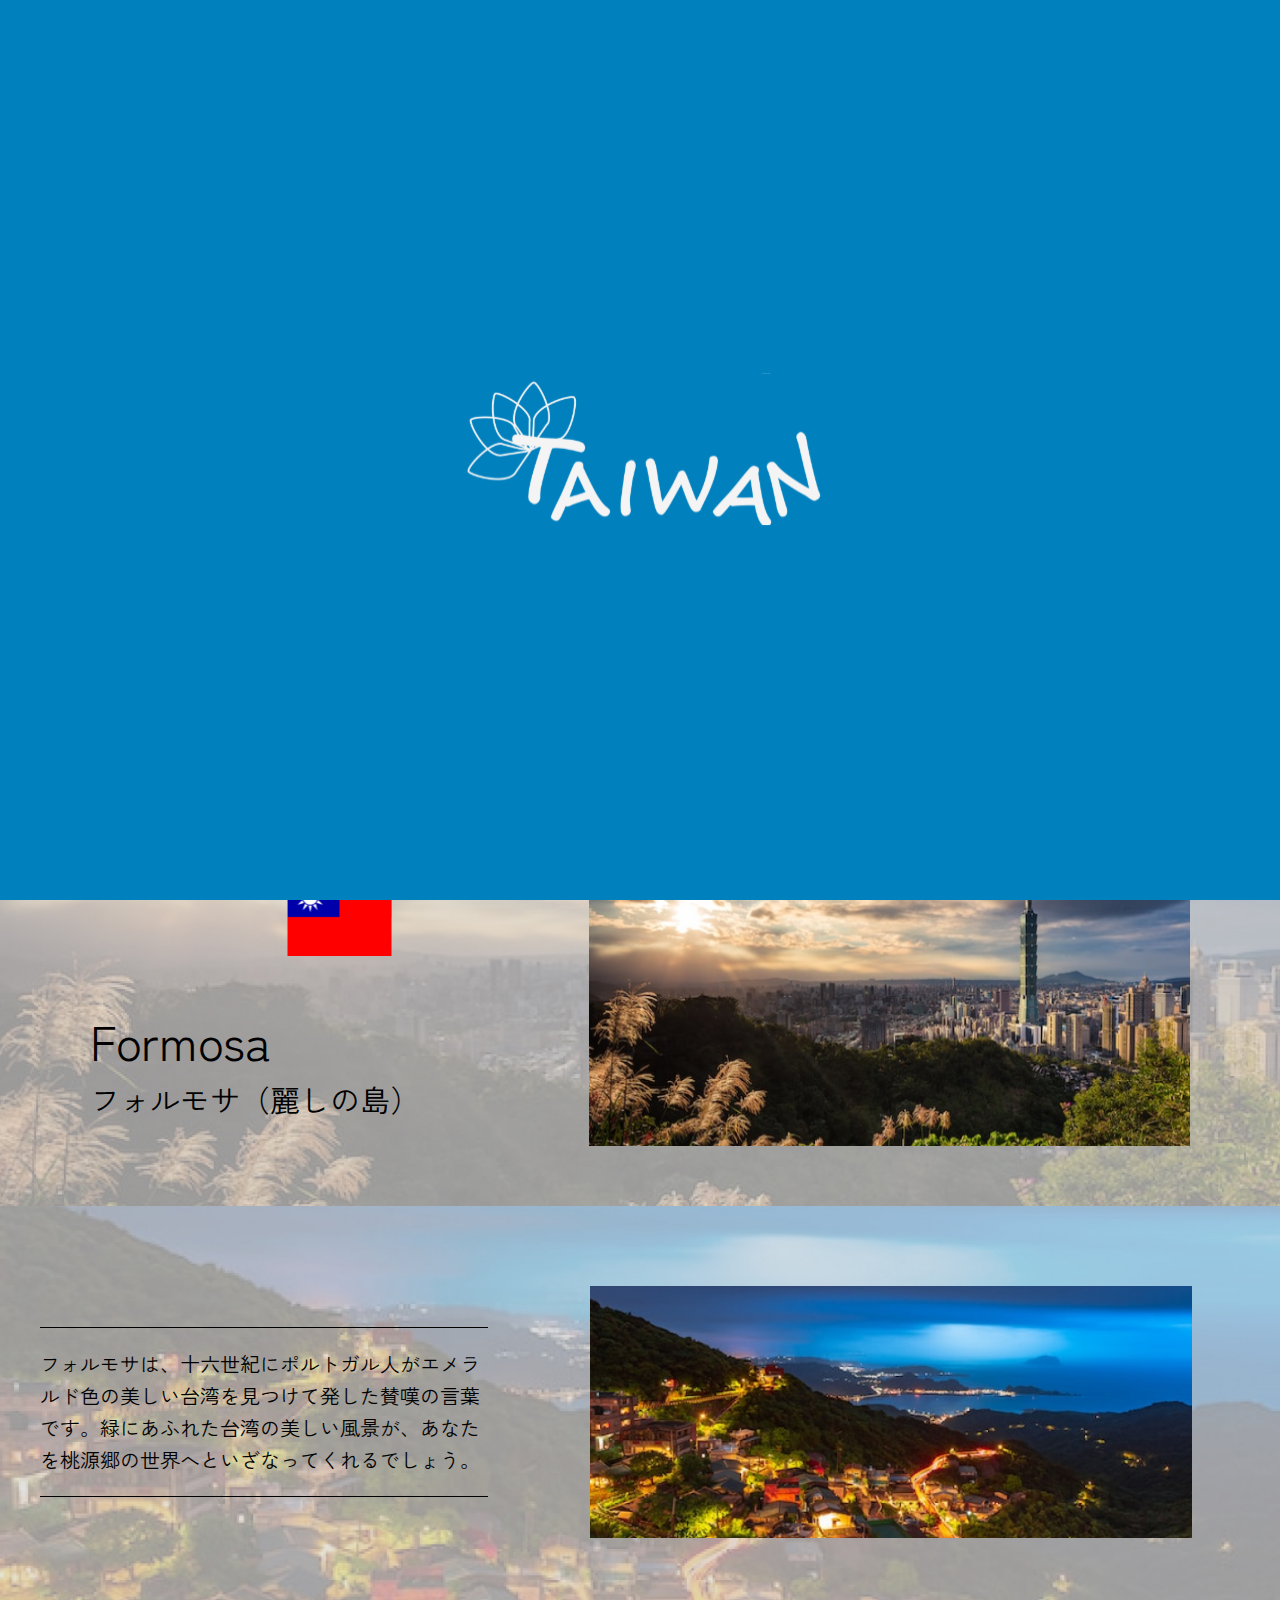
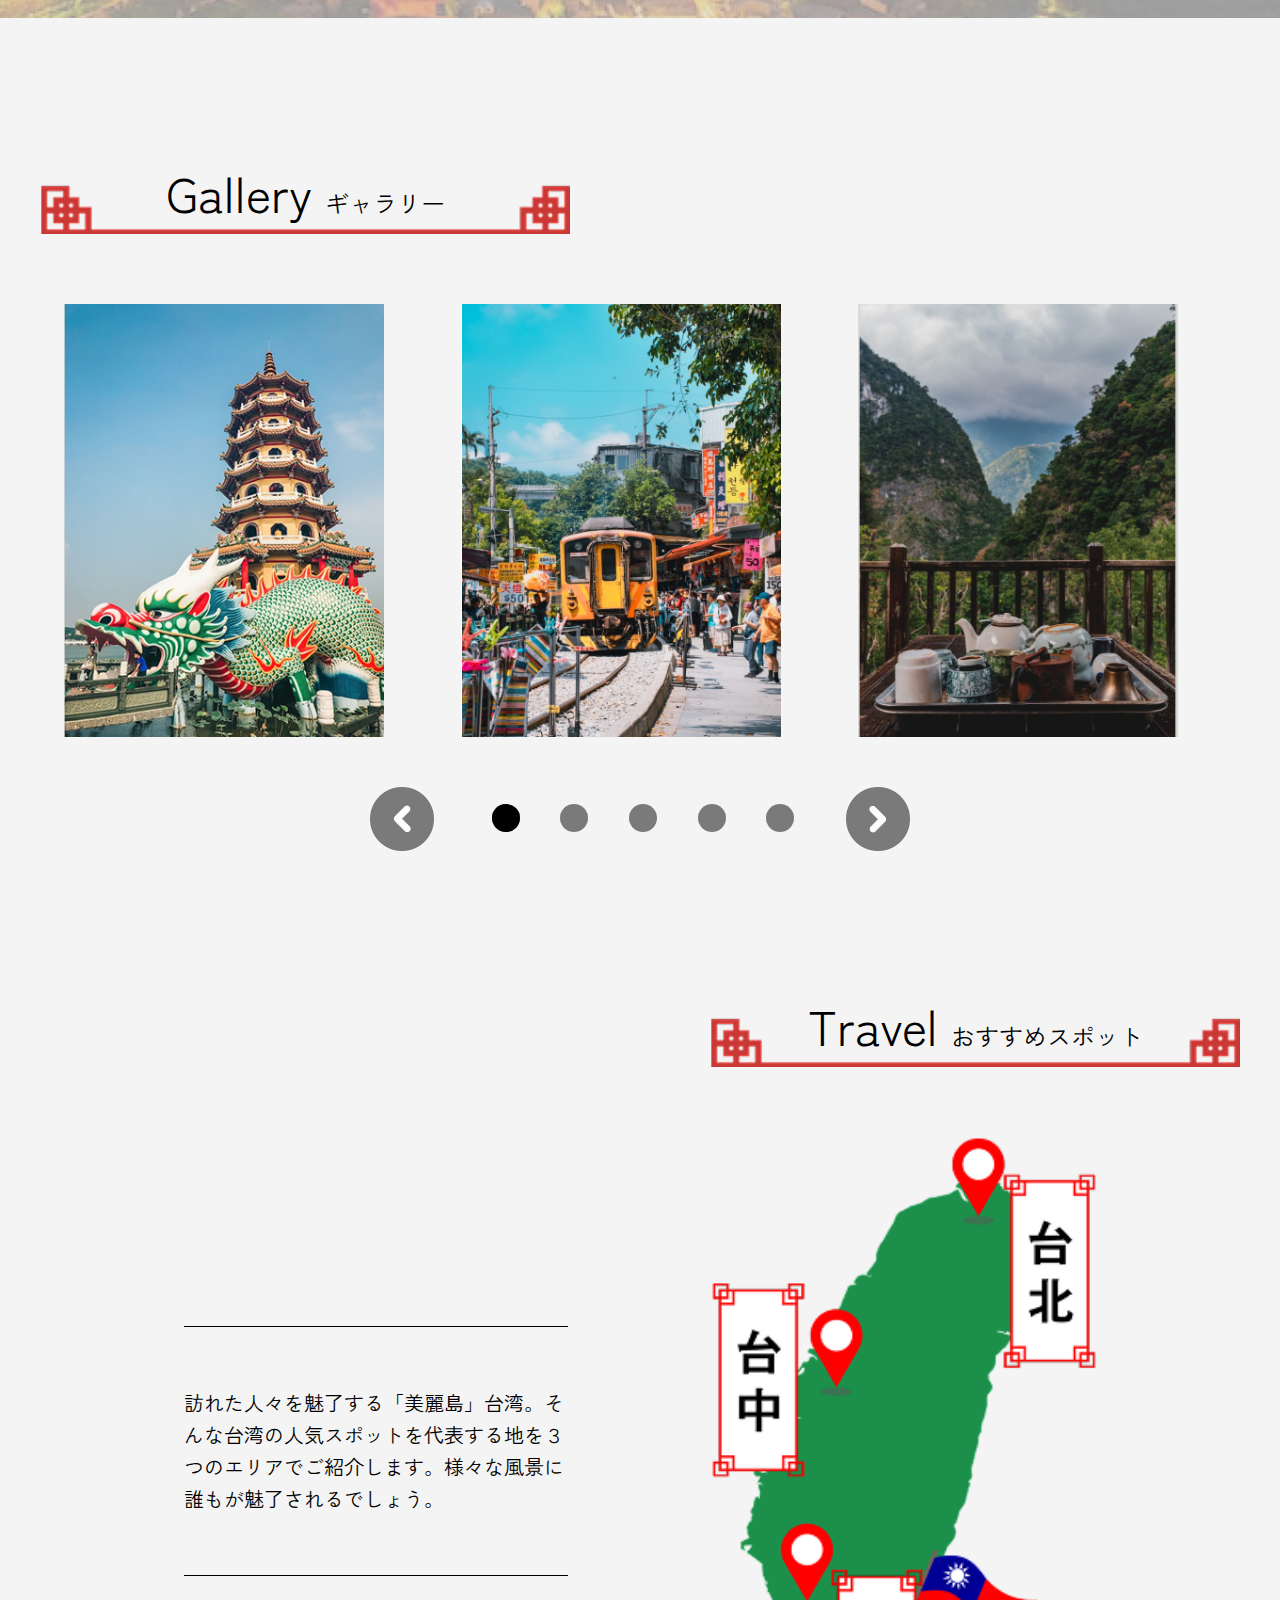
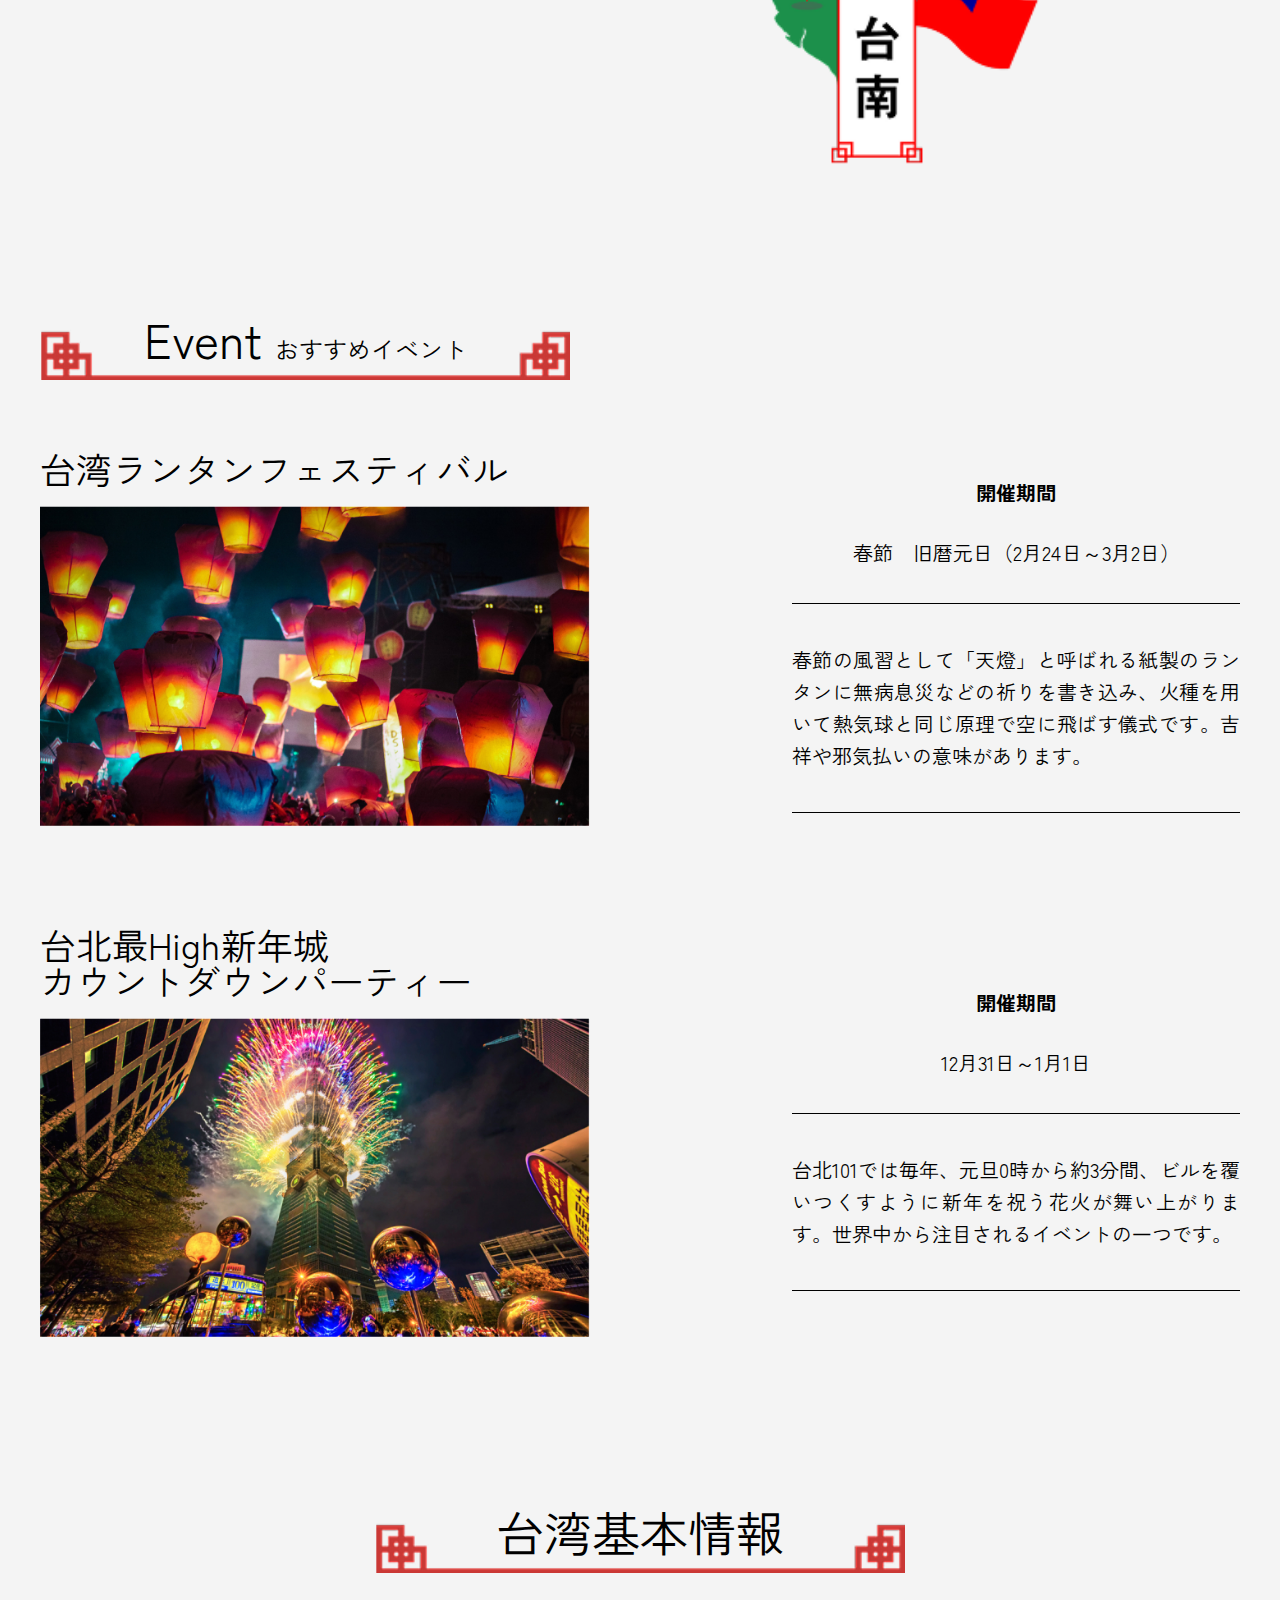
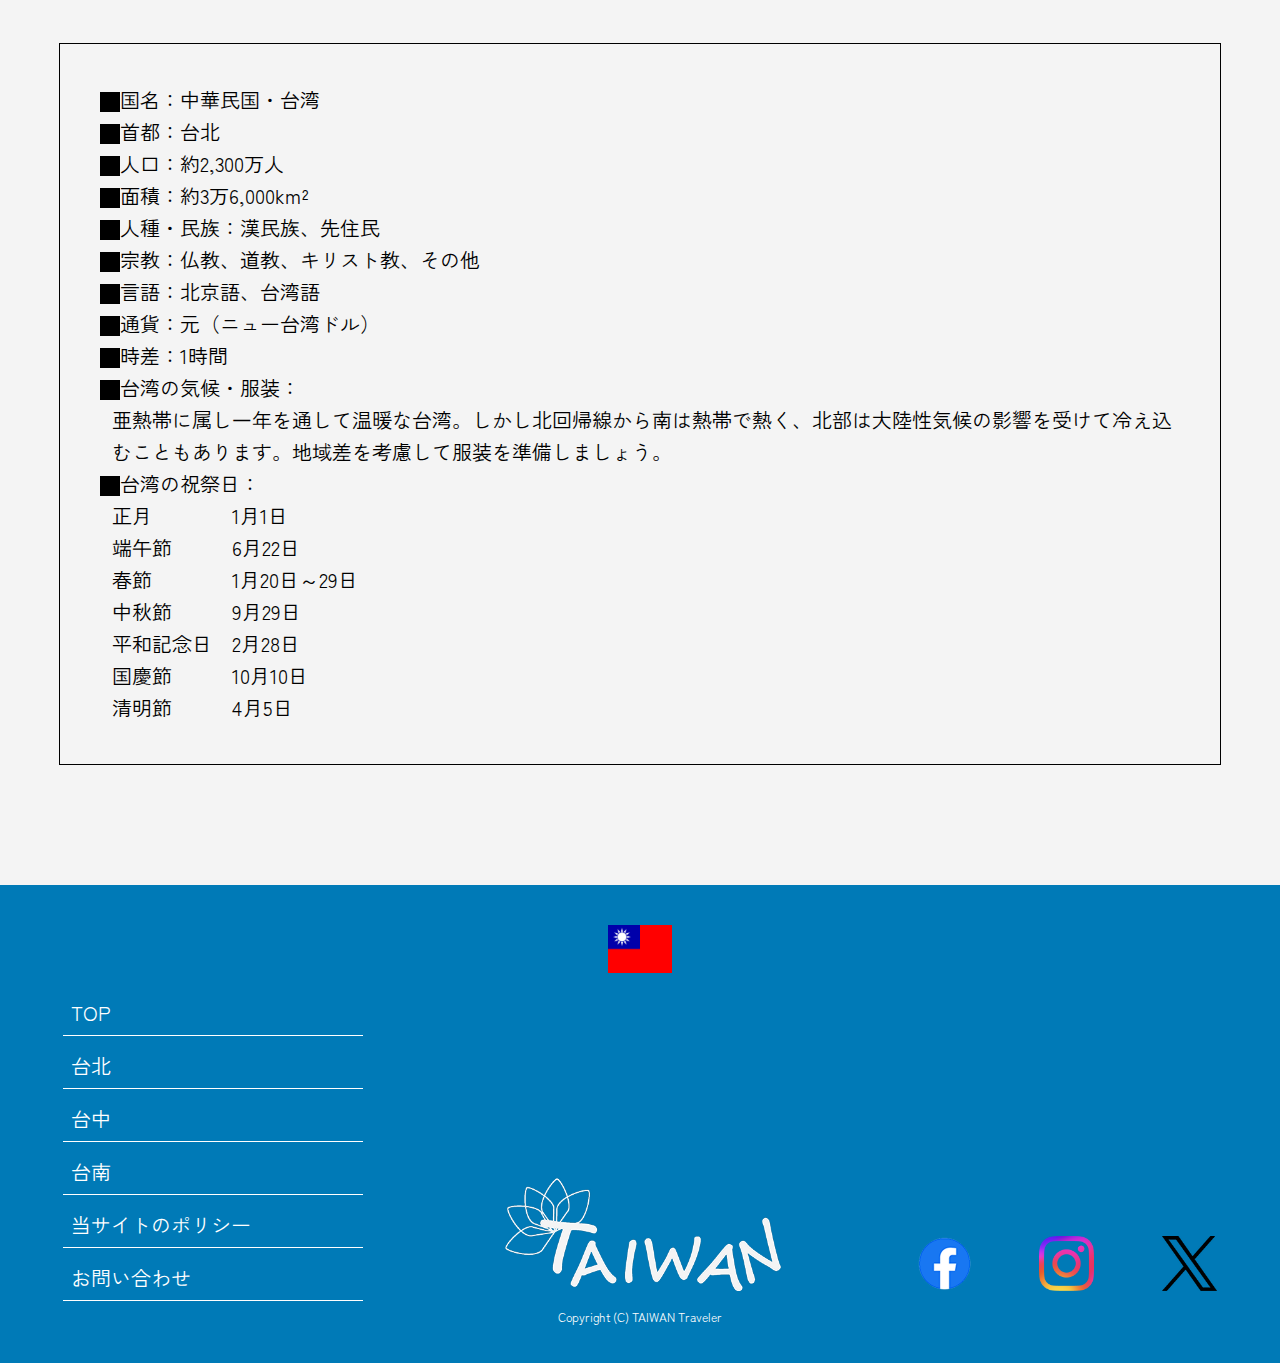
<file: taiwan-site/index.html>
<!DOCTYPE html>
<html lang="ja" class="scroll">

<head>
  <meta charset="UTF-8">
  <meta name="viewport" content="width=device-width, initial-scale=1.0">
  <link rel="stylesheet" href="common/css/reset.css">
  <link href="https://fonts.googleapis.com/css2?family=Zen+Kaku+Gothic+New:wght@300;400;500;700&display=swap"
    rel="stylesheet">
  <link rel="stylesheet" href="common/css/common.css">
  <link rel="stylesheet" href="top/css/top.css">
  <title>TAIWAN</title>
</head>

<body>
  <header>
    <!-- loading -->
    <div class="loading">
      <img src="tainan/image/logo.svg" alt="ロゴ" id="cc">
    </div>

    <!-- ドロワーメニュー -->
    <!-- global menu スマホ用nav-->
    <nav class="g_menu">
      <!-- menu open -->
      <input type="checkbox" id="menu_btn" class="menu_btn">
      <!-- icon -->
      <label class="menu_icon" for="menu_btn">
        <!-- border -->
        <span class="navicon"></span>
      </label>
      <ul class="menu">
        <li><a href="index.html">TOP</a></li>
        <li><a href="taipei/index.html">台北</a></li>
        <li><a href="taichung/index.html">台中</a></li>
        <li><a href="tainan/index.html">台南</a></li>
      </ul>
    </nav>

    <h1 class="top_image"><img src="top/image/top_title.png" alt="トップ画像(TAIWAN)"></h1>


    <!-- ロゴ画像 -->
    <h1 class="logo_image"><a href="#"><img src="common/image/logo.svg" alt="ロゴ画像(TAIWAN)"></a></h1>



    <!-- global menu pc用nav-->
    <h1 class="pc_logo_image"><a href="#"><img src="common/image/pc_logo.png" alt="ロゴ画像(TAIWAN)"></a></h1>

    <ul class="pc_menu">
      <li><a href="index.html">TOP</a></li>
      <li><a href="taipei/index.html">台北</a></li>
      <li><a href="taichung/index.html">台中</a></li>
      <li><a href="tainan/index.html">台南</a></li>
    </ul>

    <h1 class="pc_top_image"><img src="top/image/pc_top_title.png" alt="TAIWAN"></h1>

  </header>
  <main>
    <section class="introduction">
      <div class="intro_top">
        <div class="content">
          <div class="intro_tl">
            <img src="common/image/national_flag.svg" alt="台湾国旗" class="intro_flag">
            <h3>Formosa</h3>
            <h4>フォルモサ（麗しの島）</h4>
          </div>
          <img src="top/image/top_intro_img1.jpg" alt="フォルモサの紹介画像（朝）" class="intro_img">
        </div>
      </div>
      <div class="intro_bottom">
        <div class="content">
          <p>フォルモサは、十六世紀にポルトガル人がエメラルド色の美しい台湾を見つけて発した賛嘆の言葉です。緑にあふれた台湾の美しい風景が、あなたを桃源郷の世界へといざなってくれるでしょう。</p>
          <img src="top/image/top_intro_img2.jpg" alt="フォルモサの紹介画像（夜）">
        </div>
      </div>
    </section>
    <section class="gallery">
      <div class="content">
        <h2>Gallery <span>ギャラリー</span></h2>
        <div class="gallery_img">
          <img id="photo" src="top/image/top_gallery_img1.jpg" alt="ギャラリー画像">
          <img id="photo2" src="top/image/top_gallery_img2.jpg" alt="ギャラリー画像">
          <img id="photo3" src="top/image/top_gallery_img3.jpg" alt="ギャラリー画像">
          <img id="photo4" src="top/image/top_gallery_img4.jpg" alt="ギャラリー画像">
          <img id="photo5" src="top/image/top_gallery_img5.jpg" alt="ギャラリー画像">
        </div>
        <div class="list">
          <img src="top/image/left_arrow.png" alt="左に進む" class="arrow">
          <input type="radio" name="gallery" checked data-image="top/image/top_gallery_img1.jpg" id="img1">
          <label for="img1" class="radio_label"></label>
          <input type="radio" name="gallery" data-image="top/image/top_gallery_img2.jpg" id="img2">
          <label for="img2" class="radio_label"></label>
          <input type="radio" name="gallery" data-image="top/image/top_gallery_img3.jpg" id="img3">
          <label for="img3" class="radio_label"></label>
          <input type="radio" name="gallery" data-image="top/image/top_gallery_img4.jpg" id="img4">
          <label for="img4" class="radio_label"></label>
          <input type="radio" name="gallery" data-image="top/image/top_gallery_img5.jpg" id="img5">
          <label for="img5" class="radio_label"></label>
          <img src="top/image/right_arrow.png" alt="右に進む" class="arrow">
        </div>
      </div>
    </section>
    <section class="travel">
      <div class="content">
        <h2>Travel <span>おすすめスポット</span></h2>
        <div class="pc_flex">
          <p>訪れた人々を魅了する「美麗島」台湾。そんな台湾の人気スポットを代表する地を３つのエリアでご紹介します。様々な風景に誰もが魅了されるでしょう。</p>
          <img src="top/image/top_travel_map.png" alt="台湾の人気スポットのマップ">
        </div>
      </div>
    </section>
    <section class="event">
      <div class="content">
        <h2>Event <span>おすすめイベント</span></h2>
        <div class="event1">
          <div>
            <h3>台湾ランタンフェスティバル</h3>
            <img src="top/image/top_event_img1.jpg" alt="台湾ランタンフェスティバルの画像">
          </div>
          <div class="event_detail">
            <p class="date_title">開催期間</p>
            <p class="event_date">春節　旧暦元日（2月24日～3月2日）</p>

            <p class="explanation">春節の風習として「天燈」と呼ばれる紙製のランタンに無病息災などの祈りを書き込み、火種を用いて熱気球と同じ原理で空に飛ばす儀式です。吉祥や邪気払いの意味があります。</p>
          </div>
        </div>
        <div class="event2">
          <div>
            <h3>台北最High新年城<br>カウントダウンパーティー</h3>
            <img src="top/image/top_event_img2.jpg" alt="台北最HIgh新年城カウントダウンパーティー">
          </div>
          <div class="event_detail">
            <p class="date_title">開催期間</p>
            <p class="event_date">12月31日～1月1日</p>
            <p class="explanation">台北101では毎年、元旦0時から約3分間、ビルを覆いつくすように新年を祝う花火が舞い上がります。世界中から注目されるイベントの一つです。</p>
          </div>
        </div>
      </div>
    </section>
    <section class="info">
      <div class="content">
        <h2>台湾基本情報</h2>
        <dl class="info_detail">
          <dt class="info_title">国名</dt>
          <dd>中華民国・台湾</dd>
          <dt class="info_title">首都</dt>
          <dd>台北</dd>
          <dt class="info_title">人口</dt>
          <dd>約2,300万人</dd>
          <dt class="info_title">面積</dt>
          <dd>約3万6,000km&sup2;</dd>
          <dt class="info_title">人種・民族</dt>
          <dd>漢民族、先住民</dd>
          <dt class="info_title">宗教</dt>
          <dd>仏教、道教、キリスト教、その他</dd>
          <dt class="info_title">言語</dt>
          <dd>北京語、台湾語</dd>
          <dt class="info_title">通貨</dt>
          <dd>元（ニュー台湾ドル）</dd>
          <dt class="info_title">時差</dt>
          <dd>1時間</dd>
          <dt class="info_title">台湾の気候・服装</dt><br>
          <dd class="left_space">亜熱帯に属し一年を通して温暖な台湾。しかし北回帰線から南は熱帯で熱く、北部は大陸性気候の影響を受けて冷え込むこともあります。地域差を考慮して服装を準備しましょう。</dd>
          <dt class="info_title">台湾の祝祭日</dt><br>
          <dd>
            <dl class="holiday">
              <dt>正月</dt>
              <dd>1月1日</dd>
              <dt>端午節</dt>
              <dd>6月22日</dd>
              <dt>春節</dt>
              <dd>1月20日～29日</dd>
              <dt>中秋節</dt>
              <dd>9月29日</dd>
              <dt>平和記念日</dt>
              <dd>2月28日</dd>
              <dt>国慶節</dt>
              <dd>10月10日</dd>
              <dt>清明節</dt>
              <dd>4月5日</dd>
            </dl>
          </dd>
        </dl>
      </div>
    </section>
  </main>
  <footer>
    <div class="center">
      <img src="common/image/national_flag.svg" alt="台湾国旗" class="flag">
    </div>
    <div class="flex">
      <ul class="f_nav">
        <li><a href="index.html">TOP</a></li>
        <li><a href="taipei/index.html">台北</a></li>
        <li><a href="taichung/index.html">台中</a></li>
        <li><a href="tainan/index.html">台南</a></li>
        <li><a href="#">当サイトのポリシー</a></li>
        <li><a href="#">お問い合わせ</a></li>
      </ul>

      <img src="common/image/pc_footer_logo.png" alt="TAIWAN" class="f_img">

      <ul class="sns_logo">
        <li><a href="#"><img src="common/image/facebook_logo.png" alt="facebookロゴ"></a></li>
        <li><a href="#"><img src="common/image/instagram_logo.png" alt="instagramロゴ"></a></li>
        <li><a href="#"><img src="common/image/x_logo.png" alt="Xロゴ"></a></li>
      </ul>
    </div>
    <p class="copyright">Copyright (C) TAIWAN Traveler</p>
  </footer>
  <script src="common/js/loading.js"></script>
  <script src="top/js/top.js"></script>
</body>

</html>
</file>
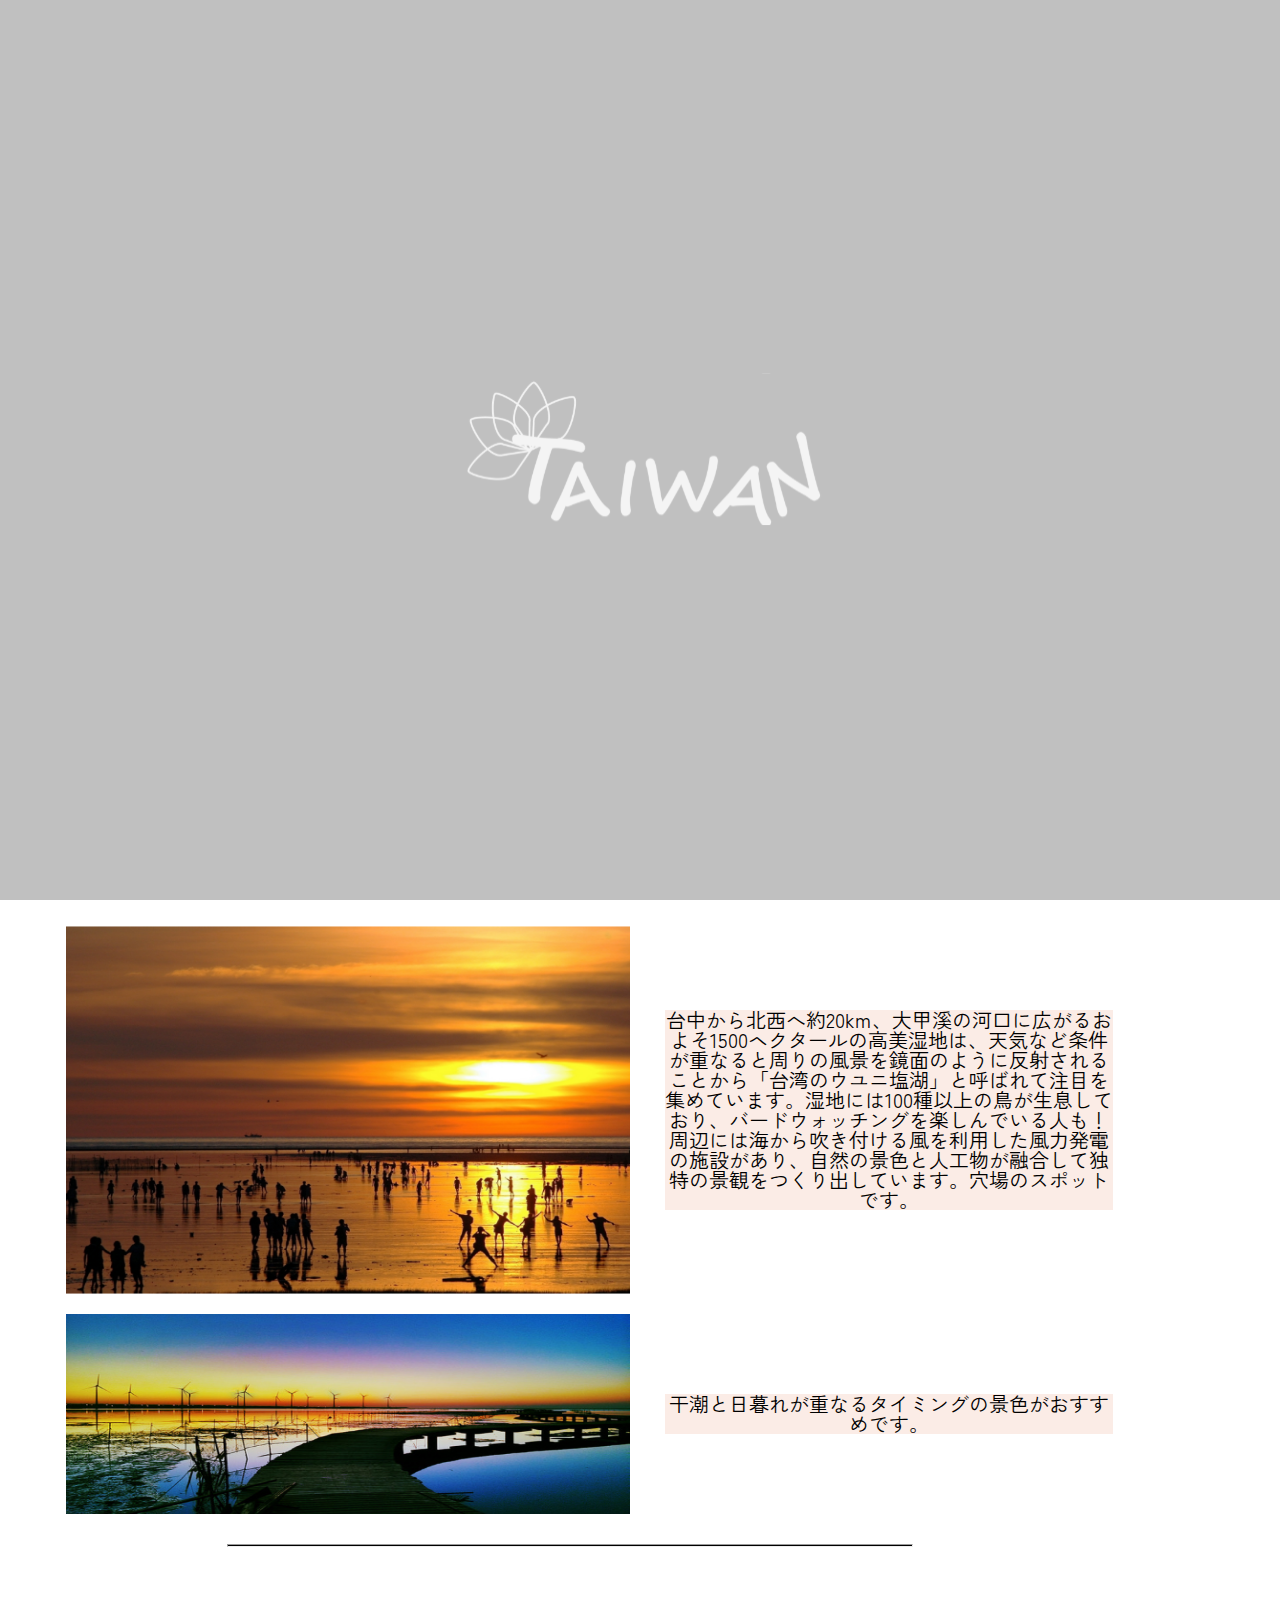
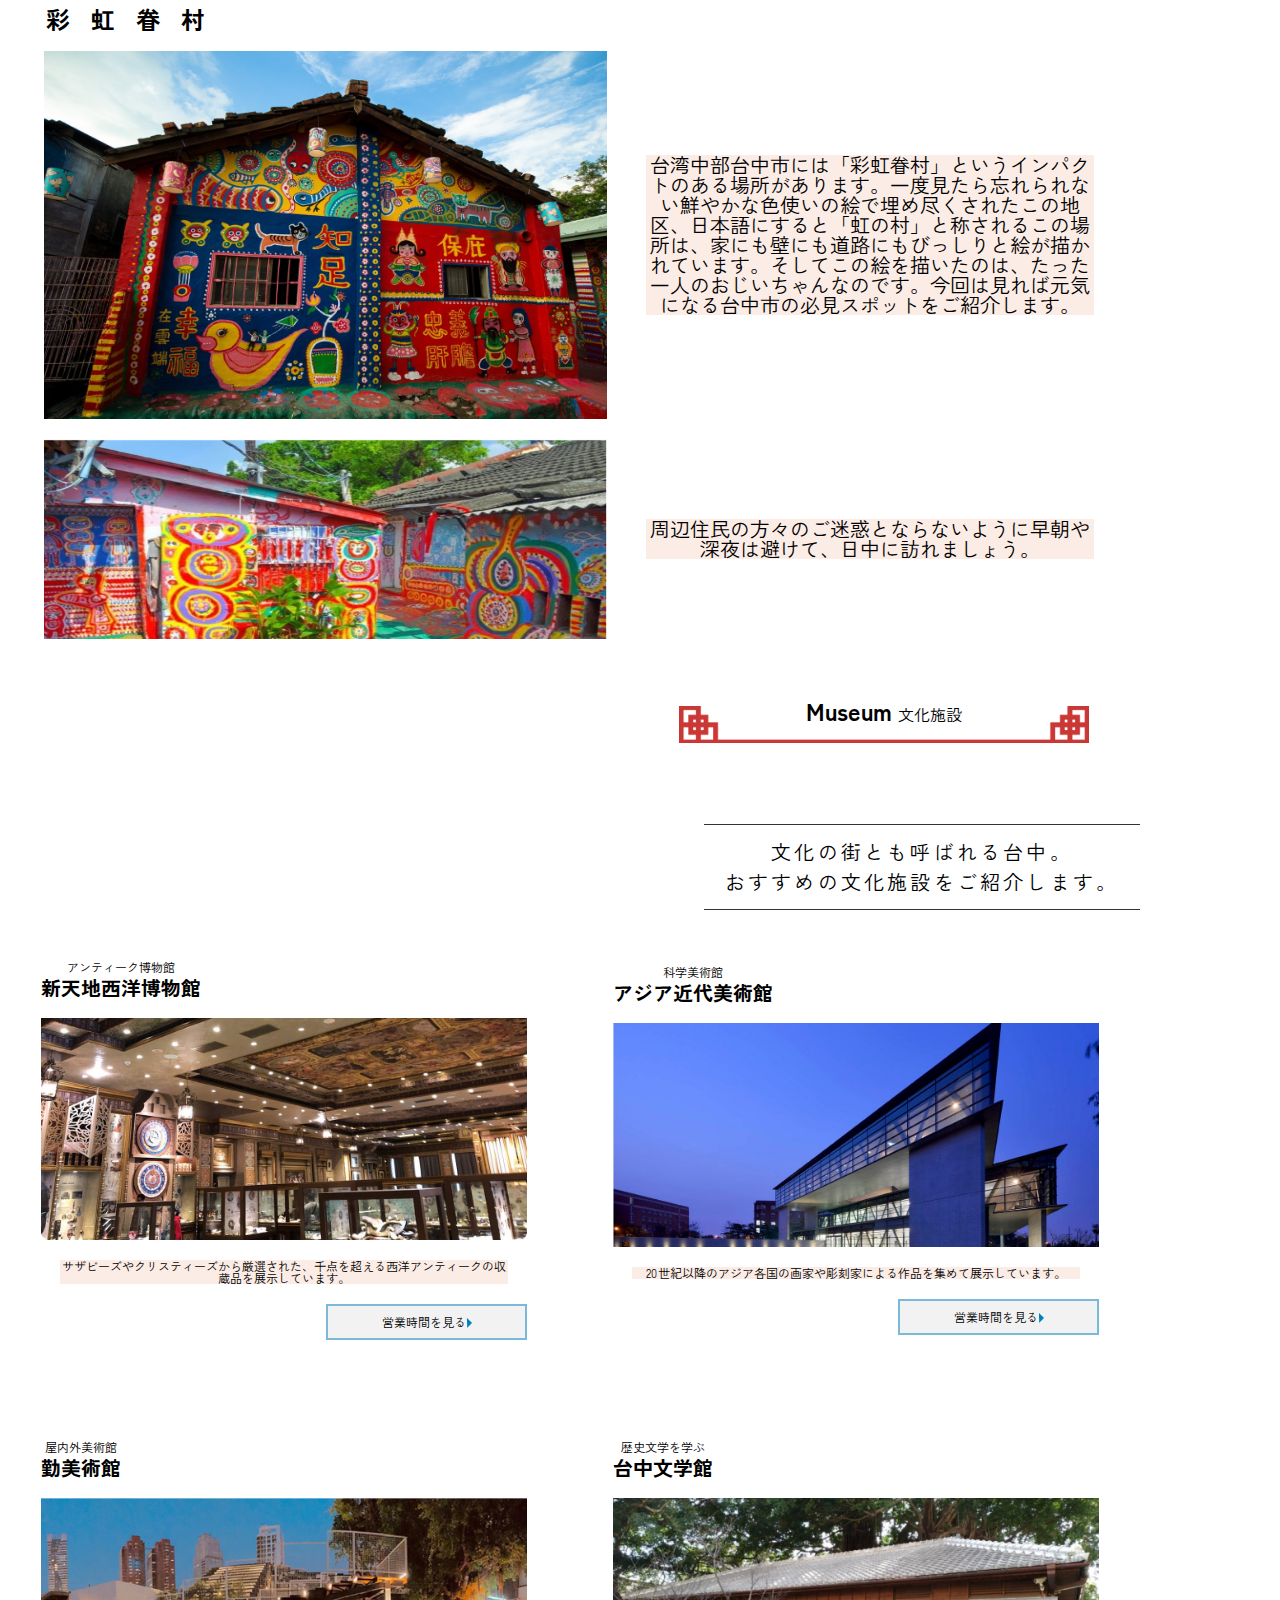
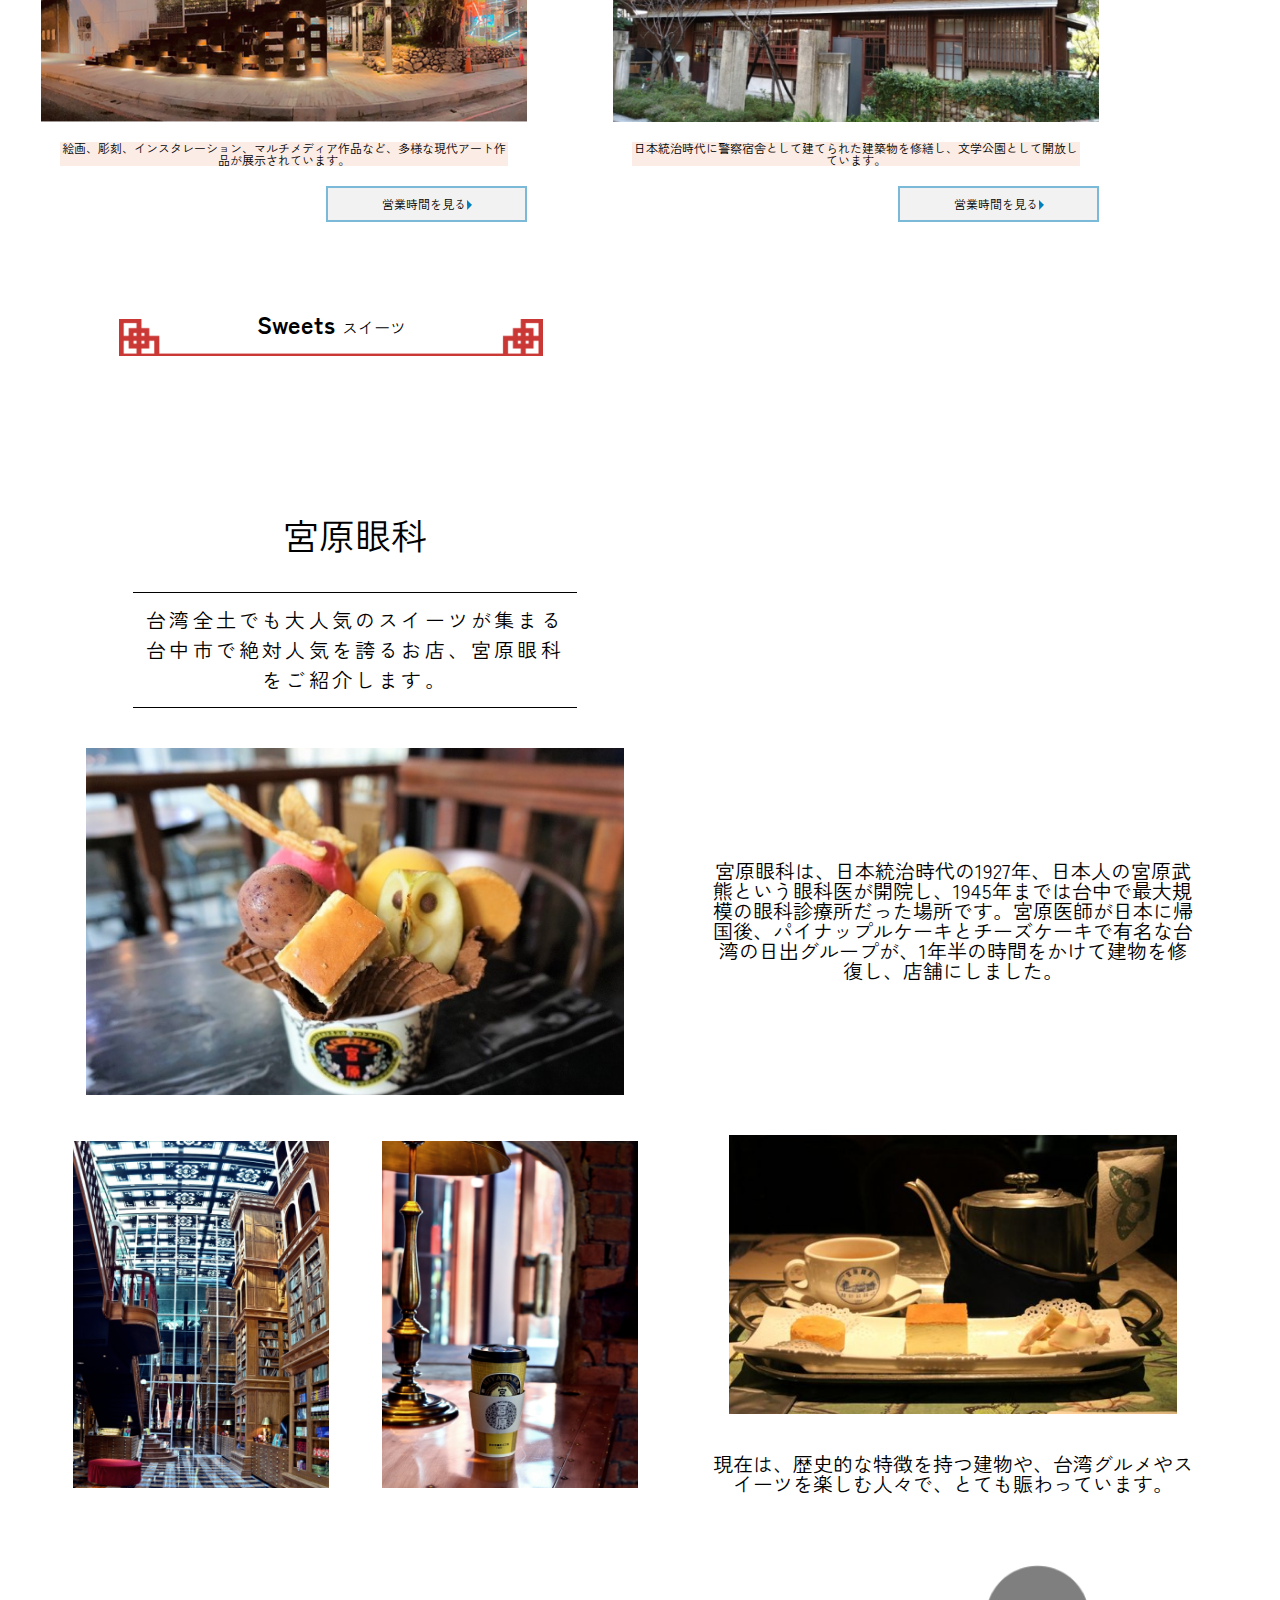
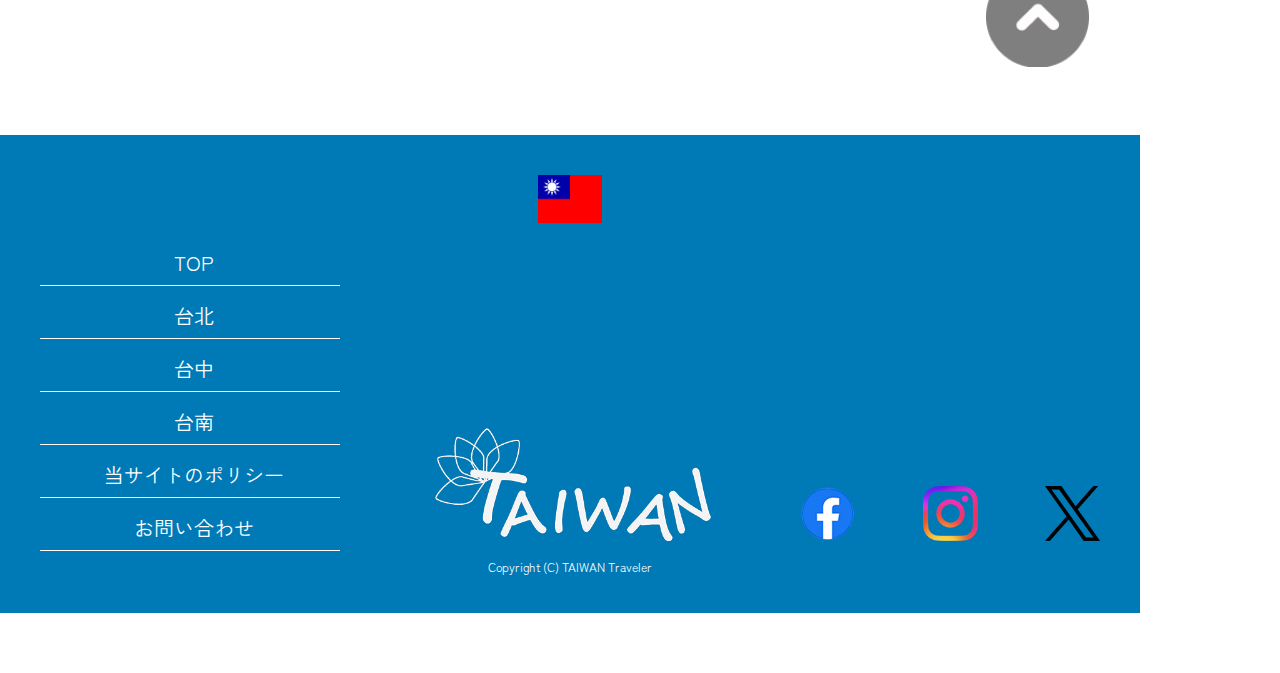
<file: taiwan-site/taichung/index.html>
<!DOCTYPE html>
<html lang="ja">

<head>
  <meta charset="UTF-8">
  <link rel="stylesheet" href="../common/css/reset.css">
  <meta name="viewport" content="width=device-width, initial-scale=1.0">
  <link rel="preconnect" href="https://fonts.googleapis.com">
  <link rel="preconnect" href="https://fonts.gstatic.com" crossorigin>
  <link href="https://fonts.googleapis.com/css2?family=Zen+Kaku+Gothic+New&display=swap" rel="stylesheet">
  <link rel="stylesheet" href="../common/css/common.css">
  <link rel="stylesheet" href="css/taichung.css">

  <title>台中トップ</title>
</head>

<body>
  <header>
    <!-- ロゴ画像 -->
    <h1><a href="#">
        <picture>
          <!-- ブラウザ幅768px～pctitleの画像が表示 -->
          <source srcset="./image/taichung_titlePC.svg" media="(min-width: 768px)" type="image/png">
          <!-- ブラウザ幅767px～から最小幅までlogo.svgの画像が表示  -->
          <source srcset="../common/image/logo.svg" media="(max-width: 767px)" type="image/svg" alt="ロゴ画像(TAIWAN)">
        </picture>
      </a></h1>

    <!-- ドロワーメニュー -->
    <!-- global menu スマホ用nav-->
    <nav class="g_menu">
      <!-- menu open -->
      <input type="checkbox" id="menu_btn" class="menu_btn">
      <!-- icon -->
      <label class="menu_icon" for="menu_btn">
        <!-- border -->
        <span class="navicon"></span>
      </label>

      <ul class="menu">
        <li><a href="../index.html">TOP</a></li>
        <li><a href="../taipei/index.html">台北</a></li>
        <li><a href="taichung/index.html">台中</a></li>
        <li><a href="../tainan/index.html">台南</a></li>
      </ul>
    </nav>

    <h1><img id="taichung" src="./image/taichung_titlePC.svg" alt="台中トップ" class="taichung"></h1>

    <!-- global menu PC用nav-->
    <h1 class="pc_logo_image"><a href="#"><img src="../common/image/pc_logo.png" alt="ロゴ画像(TAIWAN)"></a></h1>

    <ul class="pc_menu">
      <li><a href="../index.html">TOP</a></li>
      <li><a href="../taipei/index.html">台北</a></li>
      <li><a href="taichung/index.html">台中</a></li>
      <li><a href="../tainan/index.html">台南</a></li>
    </ul>


    <div>
      <p class="h1_ex">
        台湾で2番目の大都市を誇る台中市。<br>台中市は台湾中部の台中盆地にあり、<br>いくつもの河川が台中市の中心地を貫いています。</p>
    </div>


  </header>

  <main>

    <ul class="breadcrumbs">
      <li><a href="../index.html">Top</a></li>
      <li>&nbsp;&#0062;&nbsp;</li>
      <li><a href="#">台中</a></li>
    </ul>

    <!-- 【観光名所】ここから -->
    <section class="attraction">
      <!-- 【観光名所】高美湿地ここから -->
      <h2>Attraction&nbsp;&nbsp;<span class="sub_title">観光名所</span></h2>

      <section>
        <ul class="wetlands">
          <li>
            <h3 class="wetland">高美湿地</h3>
          </li>
          <li class="img_wl">
            <img src="image/taichung_wetlands2.png" class="img_wl1">
          </li>
          <li class="exp_wl">
            <p class="explanation">
              台中から北西へ約20km、大甲溪の河口に広がるおよそ1500ヘクタールの高美湿地は、天気など条件が重なると周りの風景を鏡面のように反射されることから「台湾のウユニ塩湖」と呼ばれて注目を集めています。湿地には100種以上の鳥が生息しており、バードウォッチングを楽しんでいる人も！周辺には海から吹き付ける風を利用した風力発電の施設があり、自然の景色と人工物が融合して独特の景観をつくり出しています。穴場のスポットです。
            </p>
          </li>
          <li class="imgsub_wl">
            <img src="./image/taichung_wetlandssub3.png" class="img_wl2">
          </li>
          <li class="point_wl">
            <p class="point">干潮と日暮れが重なるタイミングの景色がおすすめです。
            </p>
          </li>
        </ul>
      </section>

      <hr class="attraction_hr">

      <!-- 【観光名所】彩虹眷村ここから -->
      <section>

        <ul class="village">
          <li class="title_vi">
            <h3>彩虹眷村</h3>
          </li>
          <li class="img_vi">
            <img src="image/taichung_Rainbow Village4.png" class="village_main">
          </li>
          <li class="exp_vi">
            <p class="explanation">
              台湾中部台中市には「彩虹眷村」というインパクトのある場所があります。一度見たら忘れられない鮮やかな色使いの絵で埋め尽くされたこの地区、日本語にすると「虹の村」と称されるこの場所は、家にも壁にも道路にもびっしりと絵が描かれています。そしてこの絵を描いたのは、たった一人のおじいちゃんなのです。今回は見れば元気になる台中市の必見スポットをご紹介します。
            </p>
          </li>
          <li class="imgsub_vi">
            <img src="./image/taichung_Rainbow Village5.png" class="village_sub">
          </li>
          <li class="point_vi">
            <p class="point">周辺住民の方々のご迷惑とならないように早朝や深夜は避けて、日中に訪れましょう。
            </p>
          </li>
        </ul>
      </section>

    </section>

    <!-- 【文化施設】ここから -->
    <section class="museum">
      <h2>Museum&nbsp;<span class="sub_title">文化施設</span></h2>

      <div class="border">
        <p class="bunka">
          文化の街とも呼ばれる台中。<br>
          おすすめの文化施設をご紹介します。
        </p>
      </div>

      <div class="museum4">
        <!-- 【文化施設】新天地西洋博物館ここから -->
        <section class="western">
          <ul class="western_m">
            <li class="title_m">
              <h3>
                <span class="sub_name">
                  アンティーク博物館
                </span><br>
                <span class="museum_name">新天地西洋博物館
                </span>
              </h3>
            </li>
            <li class="img_western">
              <img src="image/taichung_Western Museum6.png" class="western_main">
            </li>
            <li>
              <p class="explanation">
                サザビーズやクリスティーズから厳選された、千点を超える西洋アンティークの収蔵品を展示しています。
              </p>
            </li>
            <li class="oh">
              
                
              <div class="opening_hoor" id="bt1">
                
                営業時間を見る<img src="image/oh_arrow.png" class="arrow">
               
               </div>
            </li>
          </ul>
        </section>

        <!-- 【文化施設】アジア近代美術館ここから -->
        <section class="modern">
          <ul class="modern_m">
            <li class="title_m">
              <h3><span class="sub_name">科学美術館</span><br><span class="museum_name">アジア近代美術館</span>
              </h3>
            </li>
            <li class="img_mArt">
              <img src="image/taichung_Modern Art Museum7.png" class="mArt_main">
            </li>
            <li>
              <p class="explanation">
                20世紀以降のアジア各国の画家や彫刻家による作品を集めて展示しています。
              </p>
            </li>
            <li class="oh">
              <div class="opening_hoor" id="bt2">
                営業時間を見る<img src="image/oh_arrow.png" class="arrow">
              </div>
            </li>
          </ul>
        </section>

        <!-- 【文化施設】勤美術館ここから -->
        <section class="kin">
          <ul class="kin_m">
            <li class="title_m">
              <h3><span class="sub_name">屋内外美術館</span><br><span class="museum_name">勤美術館</span>
              </h3>
            </li>
            <li class="img_kinM">
              <img src="image/taichung_Kin Museum8.png" class="kinM_main">
            </li>
            <li>
              <p class="explanation">
                絵画、彫刻、インスタレーション、マルチメディア作品など、多様な現代アート作品が展示されています。
              </p>
            </li>
            <li class="oh">
              <div class="opening_hoor" id="bt3">
                営業時間を見る<img src="image/oh_arrow.png" class="arrow">
              </div>
            </li>
          </ul>
        </section>

        <!-- 【文化施設】台中文学館ここから -->
        <section class="literature">
          <ul class="literature_m">
            <li class="title_m">
              <h3><span class="sub_name">歴史文学を学ぶ</span><br><span class="museum_name">台中文学館</span>
              </h3>
            </li>
            <li class="img_literatureM">
              <img src="image/taichung_Literature Museum9.png" class="literature_main">
            </li>
            <li>
              <p class="explanation">
                日本統治時代に警察宿舎として建てられた建築物を修繕し、文学公園として開放しています。
              </p>
            </li>
            <li class="oh">
              <div class="opening_hoor" id="bt4">
                営業時間を見る<img src="image/oh_arrow.png" class="arrow">
              </div>
            </li>
          </ul>
        </section>

      </div>
    </section>

    <!-- モーダルエリア⓵ここから -->
    <div class="modal" id="modal1">
      <div class="modal-content">
        <img class="close_btn" id="close1" src="../taipei/image/close_btn.svg" alt="閉じる">
        
        <p class="modalTitle">新天地西洋博物館</p>
     
      <div class="flex_modal">
      
        <img src="image/western_modalimg1.png" class="market_modal1" alt="西洋博物館modal1
">
    
        <img src="image/western_modalimg2.png" class="market_modal1" alt="西洋博物館modal2">
     
      </div>
    
        <div class="modalText">
          <p>営業時間：10:00～18:00 </p>
          <br>
          <p>住所：台湾台中市東区早路一段456号1階
          </p>
        </div>
      </div>
      </div>
    <!-- モーダルエリア⓵ここまで -->
    <!-- モーダルエリア⓶ここから -->
    <div class="modal" id="modal2">
      <div class="modal-content">
        <img class="close_btn" id="close2" src="../taipei/image/close_btn.svg" alt="閉じる">
        
        <p class="modalTitle">アジア近代美術館</p>
      
      <div class="flex_modal">
<img src="image/modern_modalimg1.png" alt="アジア近代modal1" class="market_modal1">

      
        <img src="image/modern_modalimg2.png" alt="アジア近代modal2
" class="market_modal1">
      </div>
      
        <div class="modalText">
          <p>営業時間：9:30～17:00 </p><br>
          <p>住所：413台湾台中市霧峰區柳豐路500號間
          </p>
        </div>
    </div>
    </div>
    <!-- モーダルエリア⓶ここまで -->
    <!-- モーダルエリア⓷ここから -->
    <div class="modal" id="modal3">
      <div class="modal-content">
        <img class="close_btn" id="close3" src="../taipei/image/close_btn.svg" alt="閉じる">
        
       <p class="modalTitle">勤美術館</p>
      
      <div class="flex_modal">
        <img src="image/kin_modalimg1.png" alt="勤美術館modal1
       " class="market_modal1">
     
      
        <img src="image/kin_modalimg2.png" alt="勤美術館modal2
       " class="market_modal1">
      
    </div>
        <div class="modalText">
          <p>営業時間：9:00～17:00 </p><br>
          <p>住所：台中市西區館前路71號
          </p>
        </div>
      </div>
    </div>
    <!-- モーダルエリア⓷ここまで -->
    <!-- モーダルエリア⓸ここから -->
    <div class="modal" id="modal4">
      <div class="modal-content">
        <img class="close_btn" id="close4" src="../taipei/image/close_btn.svg" alt="閉じる">
        
      <p class="modalTitle">台中文学館</p>
      
     <div class="flex_modal">
        <img src="image/literature_modalimg1.png" alt="台中文学館modal1
      " class="market_modal1">
    
        <img src="image/literature_modalimg2.png" alt="台中文学館modal2
      " class="market_modal1">
     </div>
        <div class="modalText">
          <p>営業時間：9:00～17:00 </p><br>
          <p>住所：台中市楽群町38号
          </p>
        </div>
       </div>
      </div>
    
    <!-- モーダルエリア⓸ここまで -->

    <!-- 【Sweets】ここから -->
    <!-- <section class="sweets">
      <h2>Sweets&nbsp;<span class="sub_title">スイーツ</span></h2> -->

    <!-- 【Sweets】宮原眼科ここから -->
    <section>
      <ul class="miyahara">
        <li class="title">
          <h2>Sweets&nbsp;<span class="sub_title">スイーツ</span>
          </h2>
        </li>
        <li class="ganka">
          <h3 class="m_ganka">宮原眼科</h3>
        </li>
        <li class="overview">
          <p>
            台湾全土でも大人気のスイーツが集まる台中市で絶対人気を誇るお店、宮原眼科をご紹介します。
          </p>
        </li>
        <li class="img_miyaharatop">
          <img src="image/taichung_miyahara10.png" class="miyahara_top">
        </li>
        <li class="exp_m">
          <p>
            宮原眼科は、日本統治時代の1927年、日本人の宮原武熊という眼科医が開院し、1945年までは台中で最大規模の眼科診療所だった場所です。宮原医師が日本に帰国後、パイナップルケーキとチーズケーキで有名な台湾の日出グループが、1年半の時間をかけて建物を修復し、店舗にしました。
          </p>
        </li>
        <li class="img_miyaharasub1">
          <img src="image/taichung_miyaharasub11.png" class="miyahara_sub1">
        </li>
        <li class="img_miyaharasub2">
          <img src="image/taichung_miyaharasub12.png" class="miyahara_sub2">
        </li>
        <li class="point_m">
          <p>
            現在は、歴史的な特徴を持つ建物や、台湾グルメやスイーツを楽しむ人々で、とても賑わっています。
          </p>
        </li>
        <li class="img_miyaharasub3">
          <img src="image/taichung_miyaharasub13.png" class="miyahara_sub3">
        </li>
      </ul>
    </section>
<a href="#" class="topBtn"><img class="topBtn" src="../taipei/image/topbtn.png" alt="矢印"></a>
    <!-- Loading画面 始まり-->
    <div class="loading">
      <img src="image/logo.svg" alt="ロゴ" id="cc">
    </div>
    <!-- Loading画面 終わり-->
    <!-- LoadingJS読み込み始まり-->
    <script src="../common/js/loading.js">
    </script>
    <!-- LoadingJS読み込み終わり-->

  </main>
  <footer>
    
    <div class="center">
      <img src="../common/image/national_flag.svg" alt="台湾国旗" class="flag">
    </div>
    <div class="flex">
      <ul class="f_nav">
        <!-- ！！！！！！！！！！！！！！！！！！ -->
        <!-- 自分のページのみ先頭の「../」消して下さい -->
        <li><a href="../index.html">TOP</a></li>
        <li><a href="../taipei/index.html">台北</a></li>
        <li><a href="../taichung/index.html">台中</a></li>
        <li><a href="../tainan/index.html">台南</a></li>
        <li><a href="#">当サイトのポリシー</a></li>
        <li><a href="#">お問い合わせ</a></li>
      </ul>
      <img src="../common/image/pc_footer_logo.png" alt="TAIWAN" class="f_img">

      <ul class="sns_logo">
        <li><a href="#"><img src="../common/image/facebook_logo.png" alt="facebookロゴ"></a></li>
        <li><a href="#"><img src="../common/image/instagram_logo.png" alt="instagramロゴ"></a></li>
        <li><a href="#"><img src="../common/image/x_logo.png" alt="Xロゴ"></a></li>
      </ul>
    </div>
    <p class="copyright">Copyright (C) TAIWAN Traveler</p>
  </footer>
  <!-- 個人制作中モーダル -->
  <!-- <script>
    'use strict';
    $(function () {
      $('#openModal').click(function () {
        $('#modalArea').fadeIn();
      });
      $('#closeModal , #modalBg').click(function () {
        $('#modalArea').fadeOut();
      });
    });
  </script> -->
  <!-- ↓body閉じタグ直前でjQueryを読み込む -->
   <script src="js/taichung.js"></script>
  <script type="text/javascript" src="//ajax.googleapis.com/ajax/libs/jquery/3.2.1/jquery.min.js"></script>
</body>

</html>
</file>
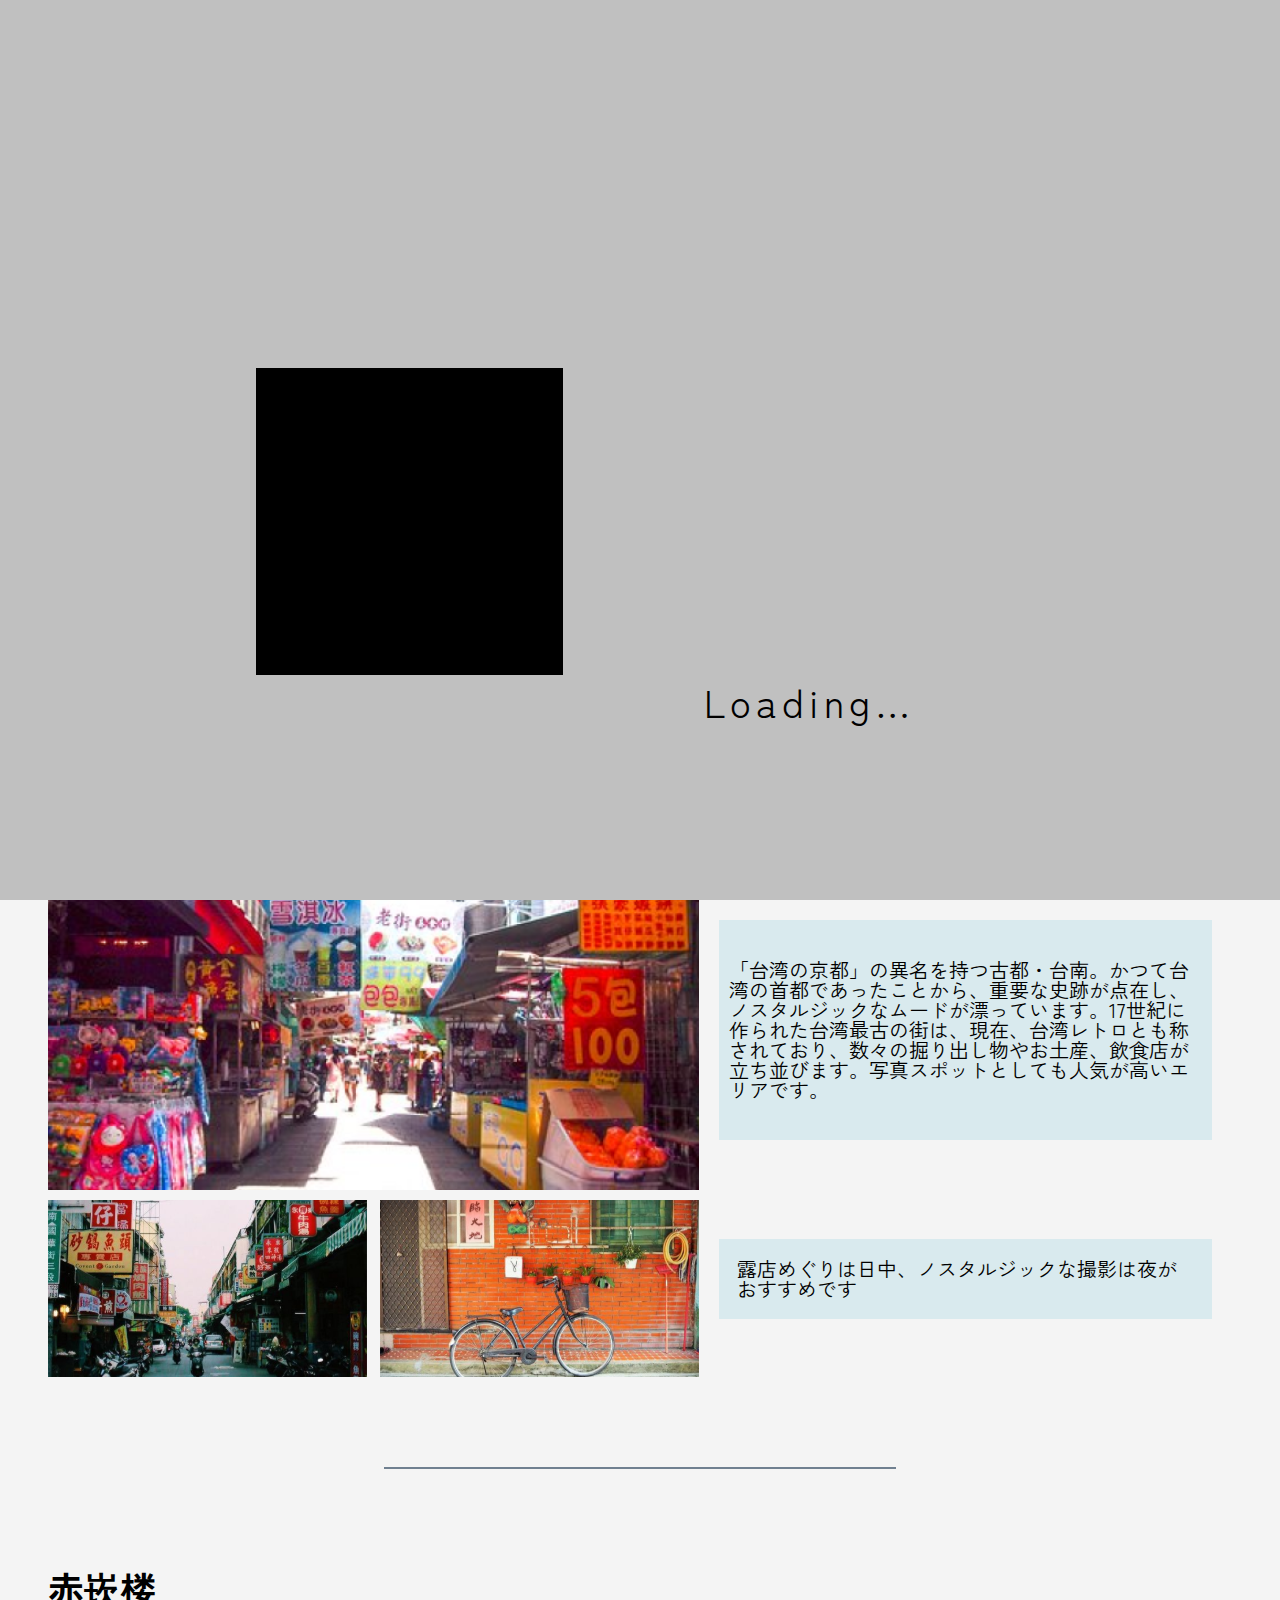
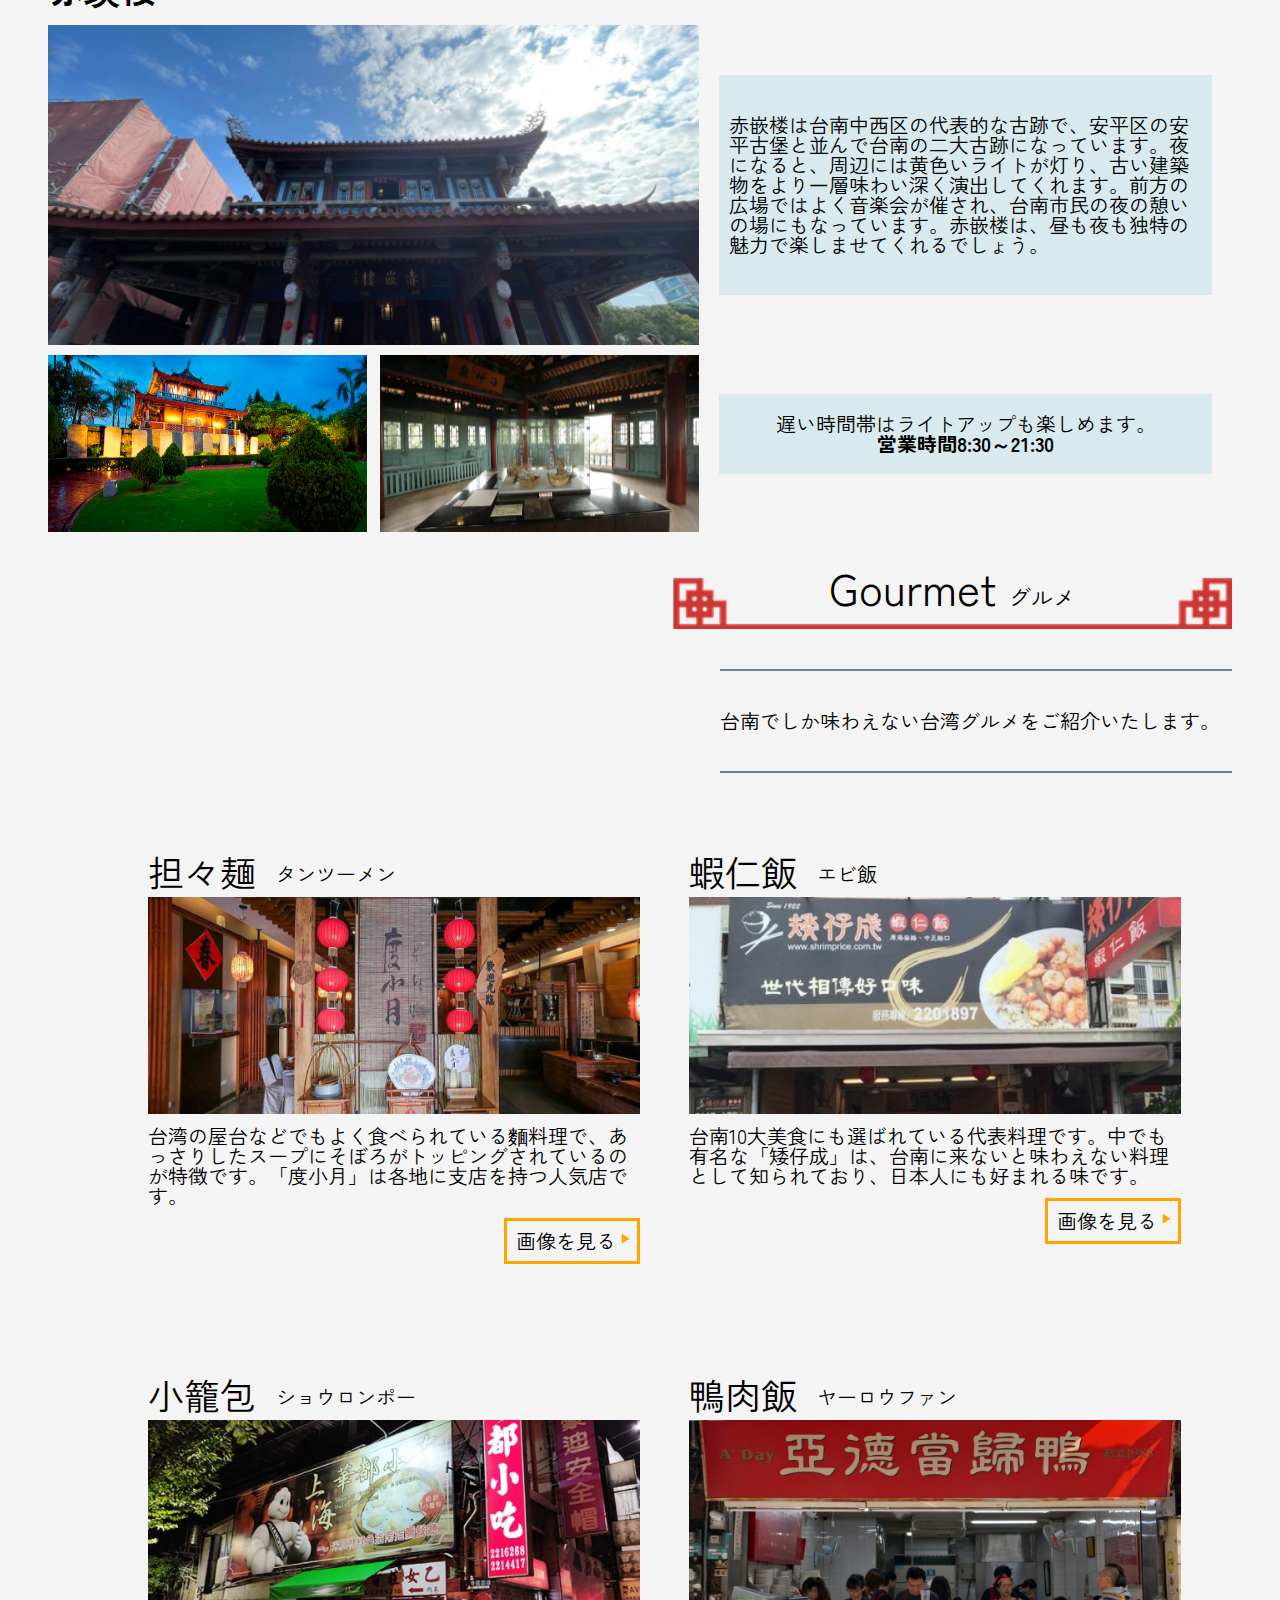
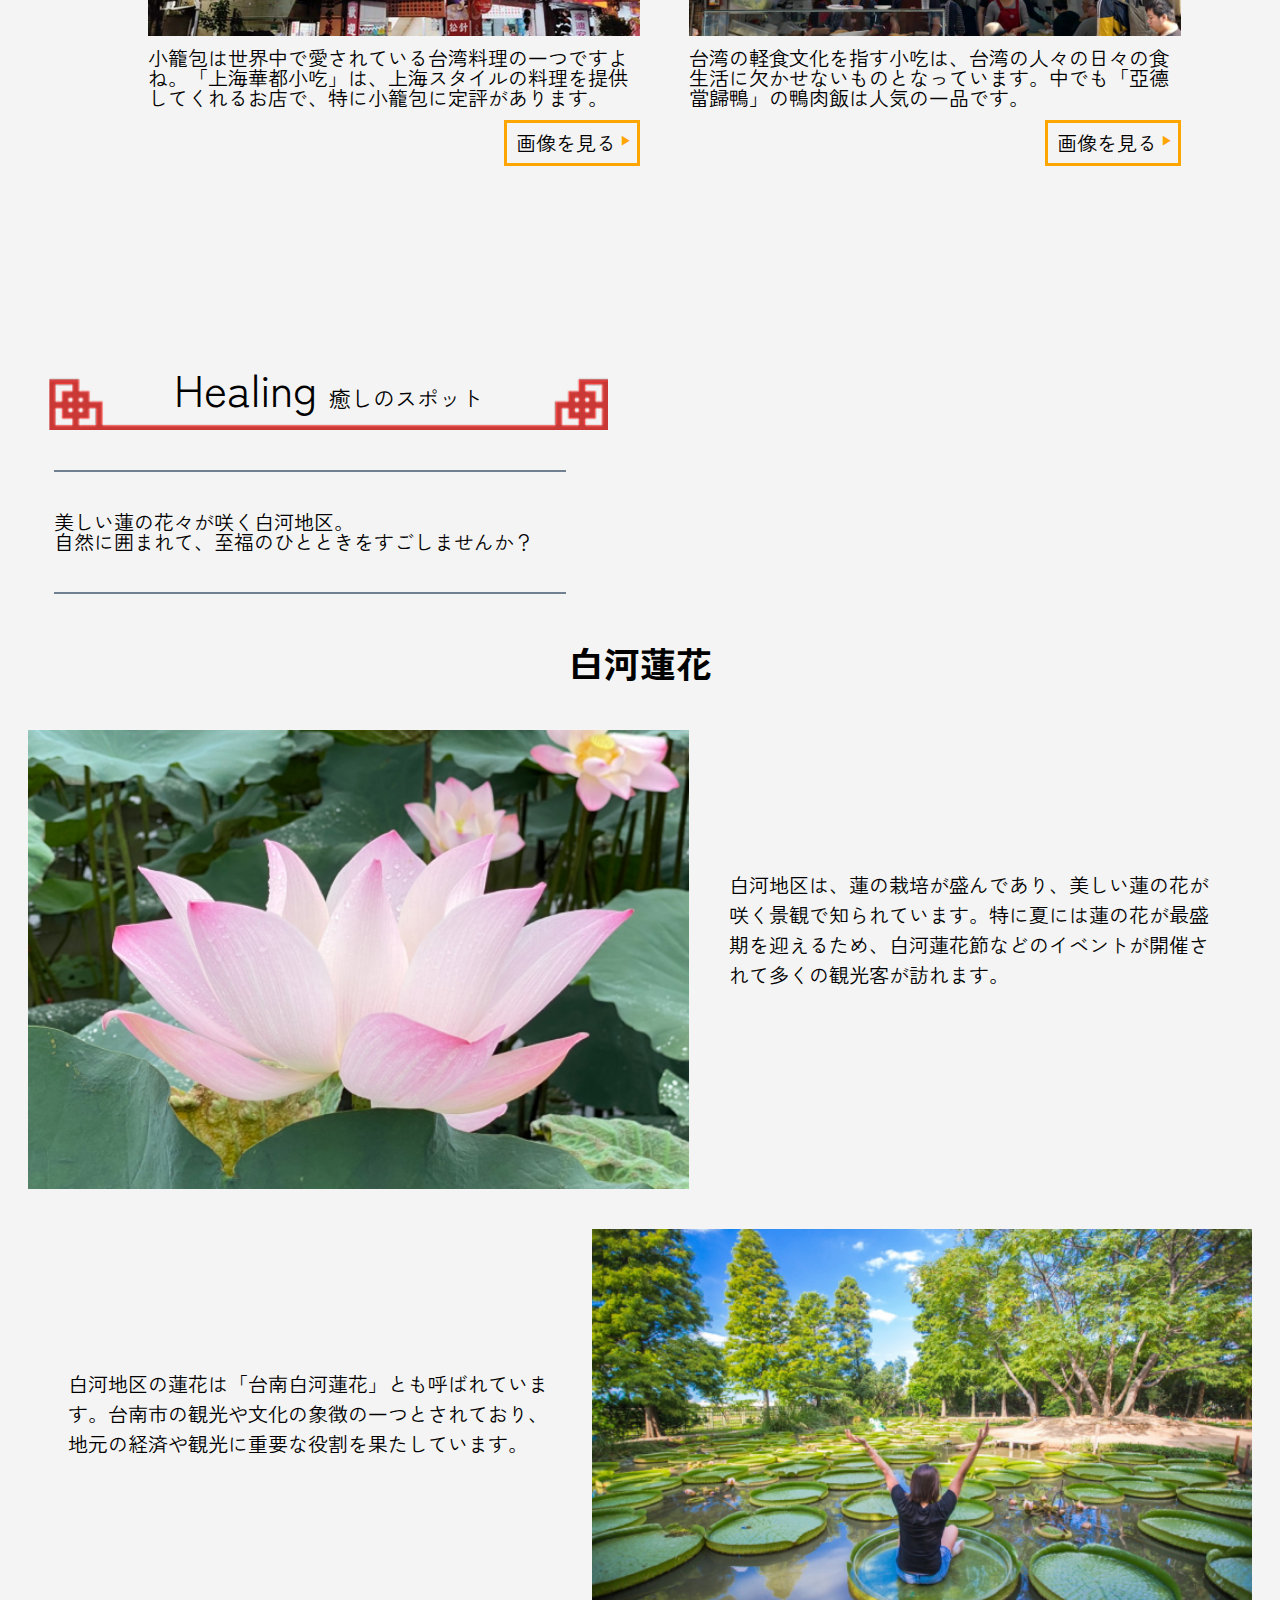
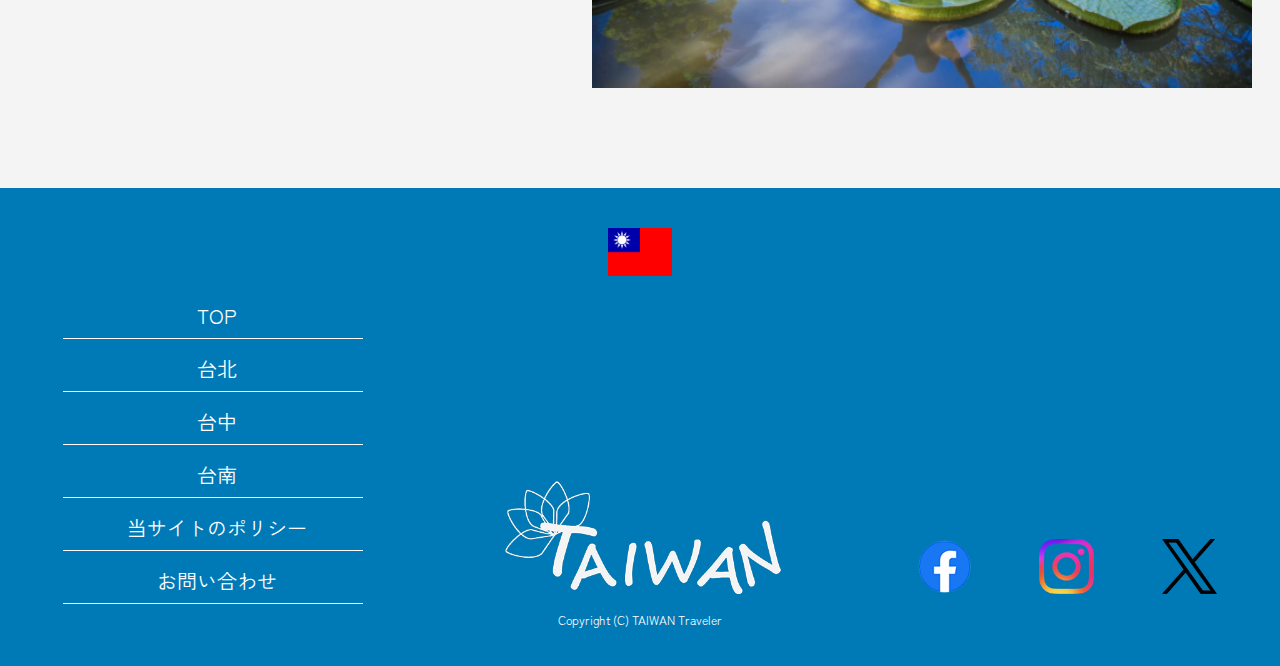
<file: taiwan-site/tainan/index.html>
<!DOCTYPE html>
<html lang="ja" class="scroll">

<head>
  <meta charset="UTF-8">
  <meta name="viewport" content="width=device-width, initial-scale=1.0">


  <link rel="stylesheet" href="../common/css/reset.css">
  <link rel="preconnect" href="https://fonts.googleapis.com">
  <link rel="preconnect" href="https://fonts.gstatic.com" crossorigin>
  <link href="https://fonts.googleapis.com/css2?family=Zen+Kaku+Gothic+New&display=swap" rel="stylesheet">
  <link rel="stylesheet" href="../common/css/common.css">
  <!-- <link rel="stylesheet" href="../common/css/common.css"> -->
  <link rel="stylesheet" href="css/tainan.css">
  <link rel="preconnect" href="https://fonts.googleapis.com">
  <link rel="preconnect" href="https://fonts.gstatic.com" crossorigin>
  <link
    href="https://fonts.googleapis.com/css2?family=Darumadrop+One&family=Josefin+Sans:ital,wght@0,100..700;1,100..700&family=Noto+Sans:ital,wght@0,100..900;1,100..900&family=Noto+Serif+JP:wght@200..900&family=Sawarabi+Mincho&family=Zen+Kaku+Gothic+New&display=swap"
    rel="stylesheet">
  <title>Document</title>
</head>
<header>
  <!-- ロゴ画像 --><a href="../index.html" id="marukame"><img src="../common/image/logo.svg" alt="ロゴ画像(TAIWAN)"
      class="logo_imag"></a>

  <!-- ドロワーメニュー -->
  <!-- global menu スマホ用nav-->
  <nav class="g_menu">
    <!-- menu open -->
    <input type="checkbox" id="menu_btn" class="menu_btn">
    <!-- icon -->
    <label class="menu_icon" for="menu_btn">
      <!-- border -->
      <span class="navicon"></span>
    </label>
    <ul class="menu">
      <!-- ！！！！！！！！！！！！！！！！！！ -->
      <!-- 自分のページのみ先頭の「../」消して下さい -->
      <li><a href="../index.html">TOP</a></li>
      <li><a href="../taipei/index.html">台北</a></li>
      <li><a href="../taichung/index.html">台中</a></li>
      <li><a href="tainan/index.html">台南</a></li>
    </ul>
  </nav>


  <!-- !!!!!!!!!!!!!!!!!追加!!!!!!!!!!!!!!!!!!!!! -->
  <!-- global menu pc用nav-->
  <!-- <a href="#" class="pc_logo_image"><img src="../common/image/pc_logo.png" alt="ロゴ画像(TAIWAN)"></a> -->

  <ul class="pc_menu">
    <!-- ！！！！！！！！！！！！！！！！！！ -->
    <!-- 自分のページのみ先頭の「../」消して下さい -->
    <li><a href="../index.html">TOP</a></li>
    <li><a href="../taipei/index.html">台北</a></li>
    <li><a href="../taichung/index.html">台中</a></li>
    <li><a href="tainan/index.html">台南</a></li>
  </ul>



  <div class="hero">
    <img src="image/tainan.svg" alt="ロゴロゴ" id="rog">
    <p>台湾の古都「台南」お寺などの史跡巡りや、リノベエリアの散策が楽しめる、新旧の魅力が交わる街です</p>
  </div>
</header>

<body>
  <main>



    <section class="attraction">

      <h1 class="midasi">Attraction <span class="tukuba">観光名所</span></h1>
      <!-- <img src="image/waku.png" alt="わくわくさん"> -->


      <div class="yohaku40">

        <p class="hutozi">安平老街</p>
        <div class="sabazusi">
          <img src="image/mati_main.png" alt="街画像" class="gazou" id="riti">
          <p class="haikei" id="ippatu">
            「台湾の京都」の異名を持つ古都・台南。かつて台湾の首都であったことから、重要な史跡が点在し、ノスタルジックなムードが漂っています。17世紀に作られた台湾最古の街は、現在、台湾レトロとも称されており、数々の掘り出し物やお土産、飲食店が立ち並びます。写真スポットとしても人気が高いエリアです。
          </p>
          <div class="yoko" id="simesaba">
            <img src="image/mati_sub1.png" alt="サブ街1" id="migiake">
            <img src="image/mati_sub2.png" alt="サブ街2" id="irekae">
          </div>

          <div class="jojoen">
            <img src="image/mati_subPC.svg" alt="PC街画像" id="rokomoko">
            <img src="image/mati_subPC2.svg" alt="PC街画像2" id="zitensya">
          </div>
          <p class="haikei" id="isikawa">露店めぐりは日中、ノスタルジックな撮影は夜がおすすめです</p>
        </div>

        <span class="sen" id="sensen"></span>
        <p class="hutozi">赤崁楼</p>
        <div class="kukakuwake">
          <img src="image/sekikanrou_main.png" alt="赤崁楼" class="gazou" id="mitokondoria">
          <p class="haikei" id="sinsaibasi">
            赤嵌楼は台南中西区の代表的な古跡で、安平区の安平古堡と並んで台南の二大古跡になっています。夜になると、周辺には黄色いライトが灯り、古い建築物をより一層味わい深く演出してくれます。前方の広場ではよく音楽会が催され、台南市民の夜の憩いの場にもなっています。赤嵌楼は、昼も夜も独特の魅力で楽しませてくれるでしょう。
          </p>
          <div class="yoko" id="gazougun">
            <img src="image/sekikanrou_sub1.png" alt="サブ崁楼1" id="katuo">

            <img src="image/sekikanrou_sub2.png" alt="サブ崁楼2" id="azi">
          </div>
          <div id="miso">
            <img src="image/sakura_PC2.svg" alt="サブ崁楼PC1" id="sakura1">
            <img src="image/sakura_PC1.svg" alt="サブ崁楼PC2" id="sakura2">
          </div>
          <p class="haikei" id="naka">遅い時間帯はライトアップも楽しめます。
            <br><span class="eigyoutime">営業時間8:30～21:30</span>
          </p>
        </div>
      </div>
    </section>
    <section class="gourmet">
      <div class="wakuwakusan">
        <h1 id="rasya">Gourmet <span class="tukuba">グルメ</span></h1>
        <!-- <img src="image/waku.png" alt="わくわくさん"> -->
      </div>
      <div class="yohaku40">
        <span class="sen" id="sen1"></span>
        <p id="gurume" class="gyuukaku">台南でしか味わえない台湾グルメをご紹介いたします。</p>
        <span class="sen" id="sen2"></span>

        <div id="yotuwari">
          <div id="men">
            <div id="dai1">
              <p class="ookime" id="siba">担々麺</p>
              <p class="pinhu">タンツーメン</p>
            </div>
            <img src="image/tuki.png" alt="度小月" class="gazou">
            <p class="yohaku">台湾の屋台などでもよく食べられている麵料理で、あっさりしたスープにそぼろがトッピングされているのが特徴です。「度小月」は各地に支店を持つ人気店です。</p>

            <!-- タンツーメンのモーダル -->
            <div class="modal1" >
              <a href="#" id="bt1" class="image-button"  onclick="openModal(); return false;">
                <p class="modal_p">画像を見る</p>
                <span class="sankaku">▶</span>
              </a>
            </div>
          </div>
          <div id="ebi">
            <div id="dai2">
              <p class="ookime" id="kawazu">蝦仁飯</p>
              <p class="pinhu">エビ飯</p>
            </div>
            <img src="image/ebimeshi.png" alt="仔成" class="gazou">
            <p class="yohaku">台南10大美食にも選ばれている代表料理です。中でも有名な「矮仔成」は、台南に来ないと味わえない料理として知られており、日本人にも好まれる味です。</p>
            <div class="modal1" >
              <a href="#" id="bt2" class="image-button" onclick="openModal(); return false;">
                <p class="modal_p">画像を見る</p>
                <span class="sankaku">▶</span>
              </a>
            </div>
          </div>
          <div id="ron">
            <div id="dai3">
              <p class="ookime" id="pao">小籠包</p>
              <p class="pinhu">ショウロンポー</p>
            </div>
            <img src="image/syanhai.png" alt="上海" class="gazou">
            <p class="yohaku">小籠包は世界中で愛されている台湾料理の一つですよね。「上海華都小吃」は、上海スタイルの料理を提供してくれるお店で、特に小籠包に定評があります。</p>
            <div class="modal1" >
              <a href="#" class="image-button" id="bt3">
                <p class="modal_p">画像を見る</p>
                <span class="sankaku">▶</span>
              </a>
            </div>
          </div>
        
        <div id="kamo">
          <div id="dai4">
            <p class="ookime" id="nikumesi">鴨肉飯</p>
            <p class="pinhu">ヤーロウファン</p>
          </div>
          <img src="image/kamomesi.png" alt="鴨飯" class="gazou">
          <p class="yohaku">台湾の軽食文化を指す小吃は、台湾の人々の日々の食生活に欠かせないものとなっています。中でも「亞德當歸鴨」の鴨肉飯は人気の一品です。
          </p>
          <div class="modal1" >
            <a href="#" class="image-button" id="bt4">
              <p class="modal_p">画像を見る</p>
              <span class="sankaku">▶</span>
            </a>
          </div>
        </div>
      </div>
    </div>
    </section>
    <section class="healing">
      <div class="wakuwakusan">
        <h1 class="midasi">Healing <span class="tukuba">癒しのスポット</span></h1>
        <!-- <img src="image/waku.png" alt="わくわくさん"> -->
      </div>
      <div class="yohaku20">
        <div id="jaga">
          <span class="sen" id="sen3"></span>
          <p class="hasu" id="haba70">美しい蓮の花々が咲く白河地区。<br>
            自然に囲まれて、至福のひとときをすごしませんか？</p>
          <span class="sen" id="sen4"></span>
        </div>
        <p class="ookime" id="renka">白河蓮花</p>
        <div id="sibainu">
          <img src="image/hasu1.png" alt="蓮1" class="gazou" id="simokitazawa">
          <p class="hasu" id="siranami">
            白河地区は、蓮の栽培が盛んであり、美しい蓮の花が咲く景観で知られています。特に夏には蓮の花が最盛期を迎えるため、白河蓮花節などのイベントが開催されて多くの観光客が訪れます。</p>
        </div>
        <div id="tudanuma">
          <img src="image/hasu2.png" alt="蓮2" class="gazou">
          <p class="hasu">白河地区の蓮花は「台南白河蓮花」とも呼ばれています。台南市の観光や文化の象徴の一つとされており、地元の経済や観光に重要な役割を果たしています。</p>
        </div>

        <div id="namazu">
          <p class="hasu" id="pasuta">白河地区の蓮花は「台南白河蓮花」とも呼ばれています。台南市の観光や文化の象徴の一つとされており、地元の経済や観光に重要な役割を果たしています。</p>
          <img src="image/hasu2.png" alt="蓮2" class="gazou" id="asakusa">
        </div>
      </div>
    </section>
    <div class="loading">

      <div id="gg">
        <span id="nisiki"></span>
        <span id="tumo"></span>
        <span id="pon"></span>
        <span id="kan"></span>
        <span id="masu3"></span>
        <span id="masu6"></span>
        <span id="masu7"></span>
        <span id="masu8"></span>
        <span id="masu9"></span>
      </div>

      <p id="siunten">
        <span id="l">L</span>
        <span id="o">o</span>
        <span id="ugoke">a</span>
        <span id="q">d</span>
        <span id="i">i</span>
        <spam id="n">n</spam>
        <span id="g">g</span>
        …
      </p>
    </div>

    <!-- <div class="loading">
      <img src="/taiwan-site/tainan/image/logo.svg" alt="ロゴ" id="cc">
    </div> -->
    <!-- モーダルウインドウ -->
    <div id="modal1" class="modal">
      <img class="close_btn" id="close1" src="image/close_btn.svg" alt="閉じる" onclick="closeModal()">
      <img class="modal_pic1" src="image/modal1.png" alt="エビラーメンの画像">
    </div>

    <div id="modal2" class="modal">
      <img class="close_btn" id="close2" src="image/close_btn.svg" alt="閉じる" onclick="closeModal()">
      <img class="modal_pic1" src="image/modal2.png" alt="まずそうな飯">
    </div>

<div id="modal3" class="modal">
      <img class="close_btn" id="close3" src="image/close_btn.svg" alt="閉じる" onclick="closeModal()">
      <img class="modal_pic1" src="image/modal3.png" alt="エビラーメンの画像">
    </div>

    <div id="modal4" class="modal">
      <img class="close_btn" id="close4" src="image/close_btn.svg" alt="閉じる" onclick="closeModal()">
      <img class="modal_pic1" src="image/modal4.png" alt="鴨肉">
    </div>

    <script src="../common/js/loading.js"></script>
    <script src="js/tainan.js"></script>
  </main>
  <!-- <div class="loading">
    <img src="../common/image/logo.svg" alt="ロゴロゴ" class="loading-text" id="uguisudani">
    <div class="spinner"></div>
  </div> -->




</body>
<footer>
  <!-- <a href="#" class="top_btn"><img src="image/topbtn.png" alt="矢印"></a> -->

  <div class="center">
    <img src="../common/image/national_flag.svg" alt="台湾国旗" class="flag">
  </div>
  <div class="flex">
    <ul class="f_nav">
      <!-- ！！！！！！！！！！！！！！！！！！ -->
      <!-- 自分のページのみ先頭の「../」消して下さい -->
      <li><a href="../index.html">TOP</a></li>
      <li><a href="../taipei/index.html">台北</a></li>
      <li><a href="../taichung/index.html">台中</a></li>
      <li><a href="../tainan/index.html">台南</a></li>
      <li><a href="#">当サイトのポリシー</a></li>
      <li><a href="#">お問い合わせ</a></li>
    </ul>
    <img src="../common/image/pc_footer_logo.png" alt="TAIWAN" class="f_img">

    <ul class="sns_logo">
      <li><a href="#"><img src="../common/image/facebook_logo.png" alt="facebookロゴ"></a></li>
      <li><a href="#"><img src="../common/image/instagram_logo.png" alt="instagramロゴ" id="ins"></a></li>
      <li><a href="#"><img src="../common/image/x_logo.png" alt="Xロゴ"></a></li>
    </ul>
  </div>
  <p class="copyright">Copyright (C) TAIWAN Traveler</p>
</footer>

</html>
</file>
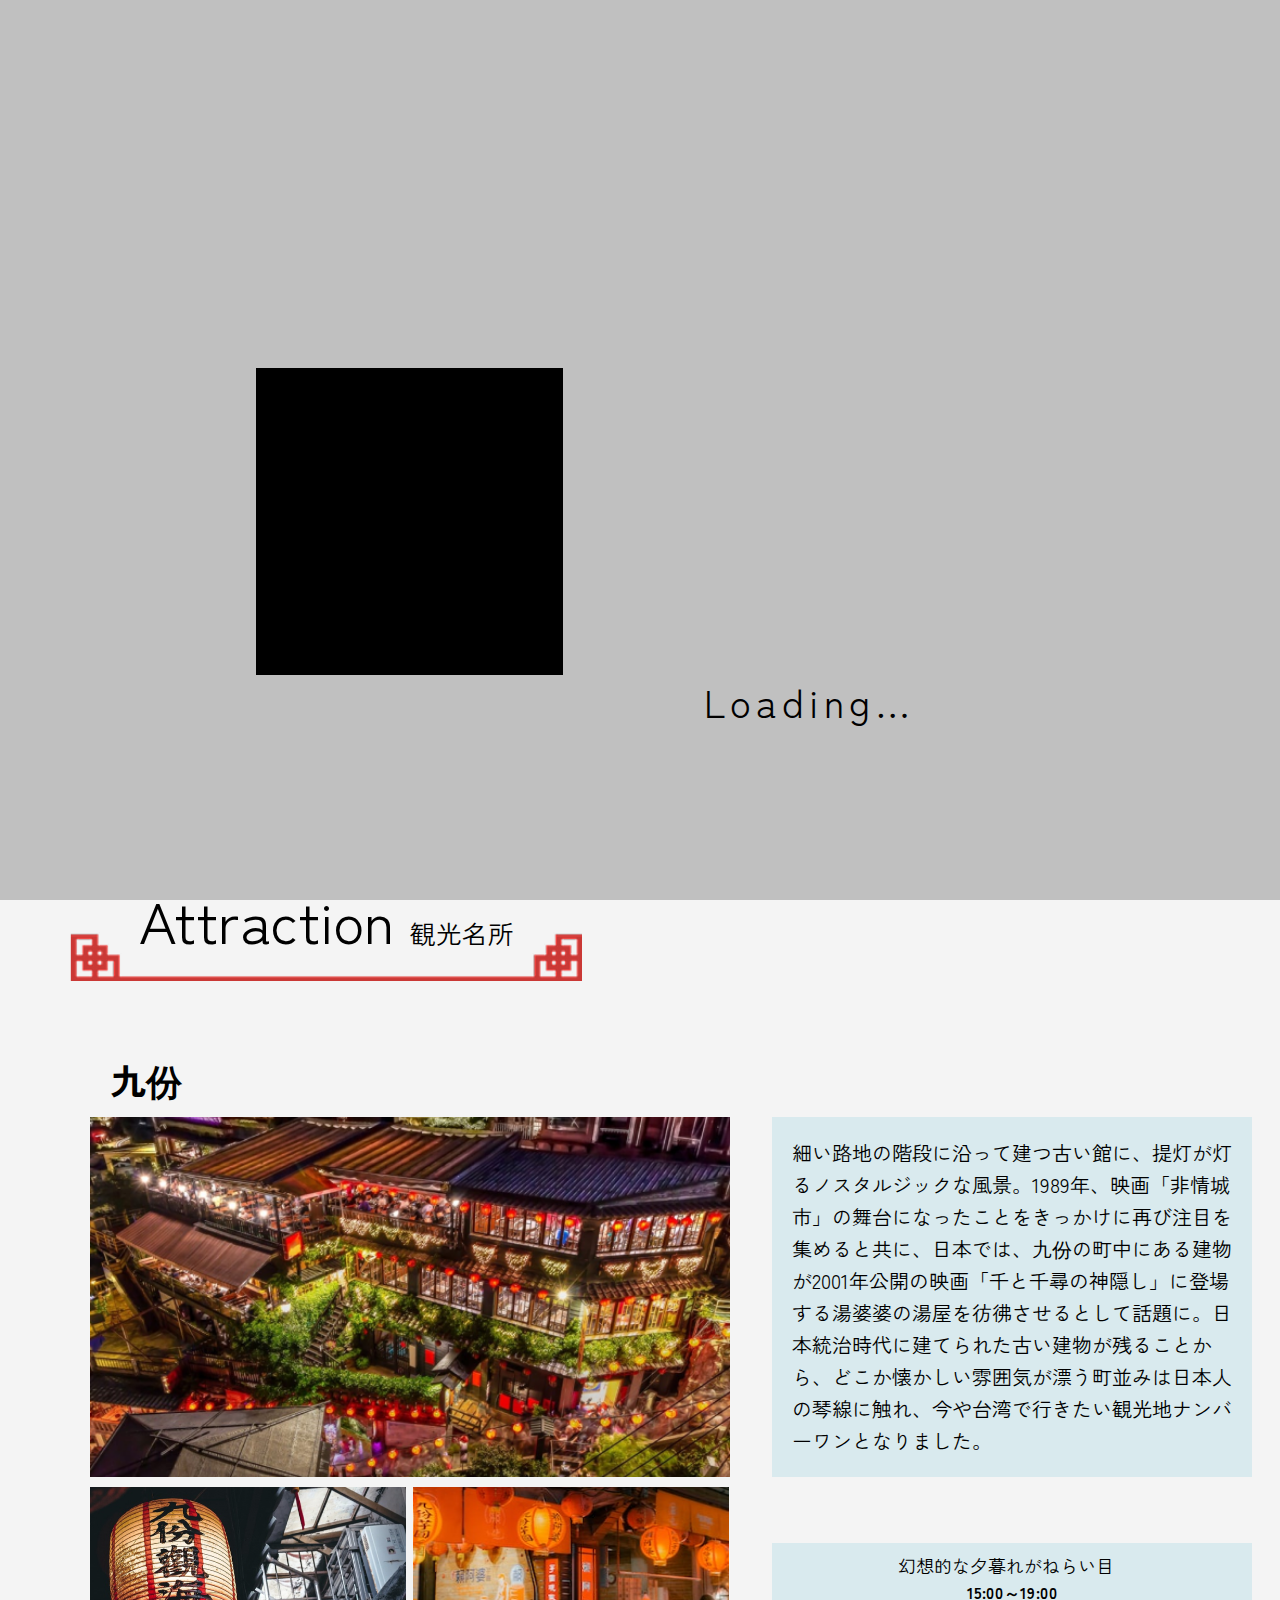
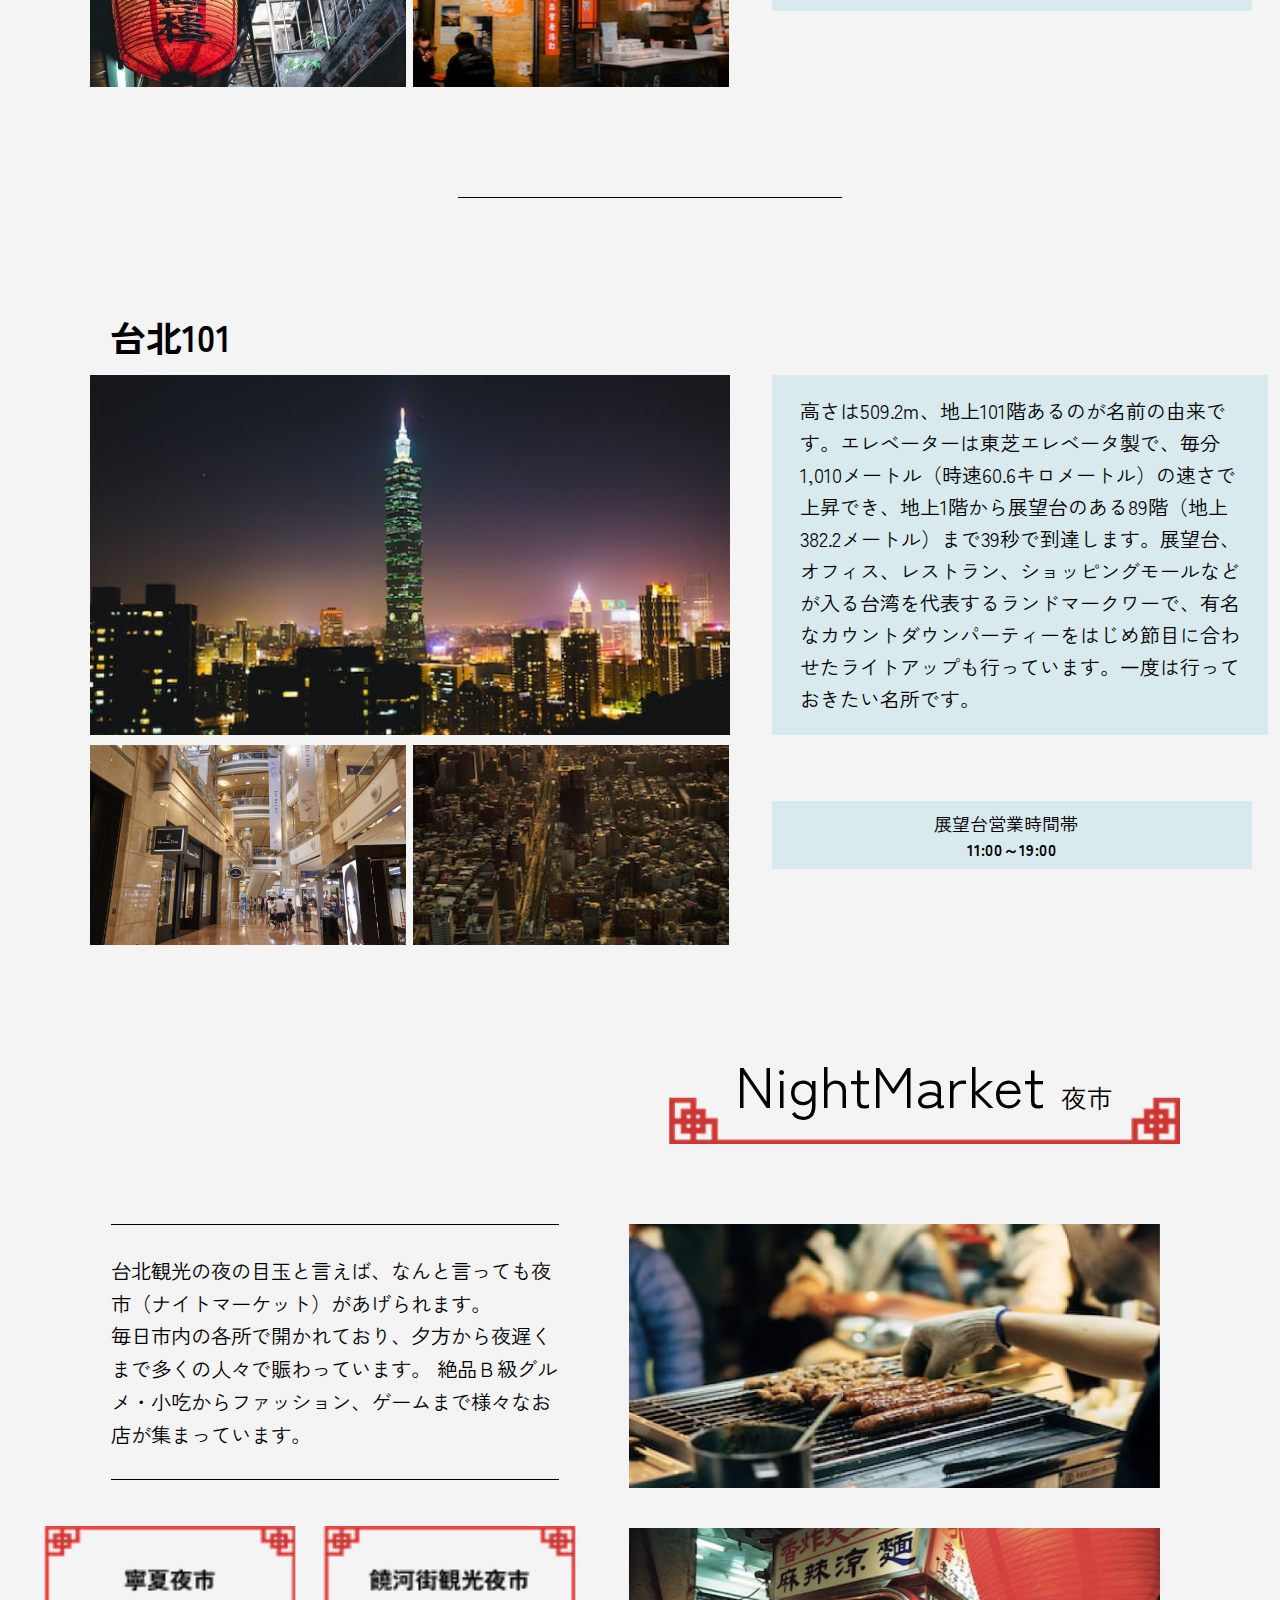
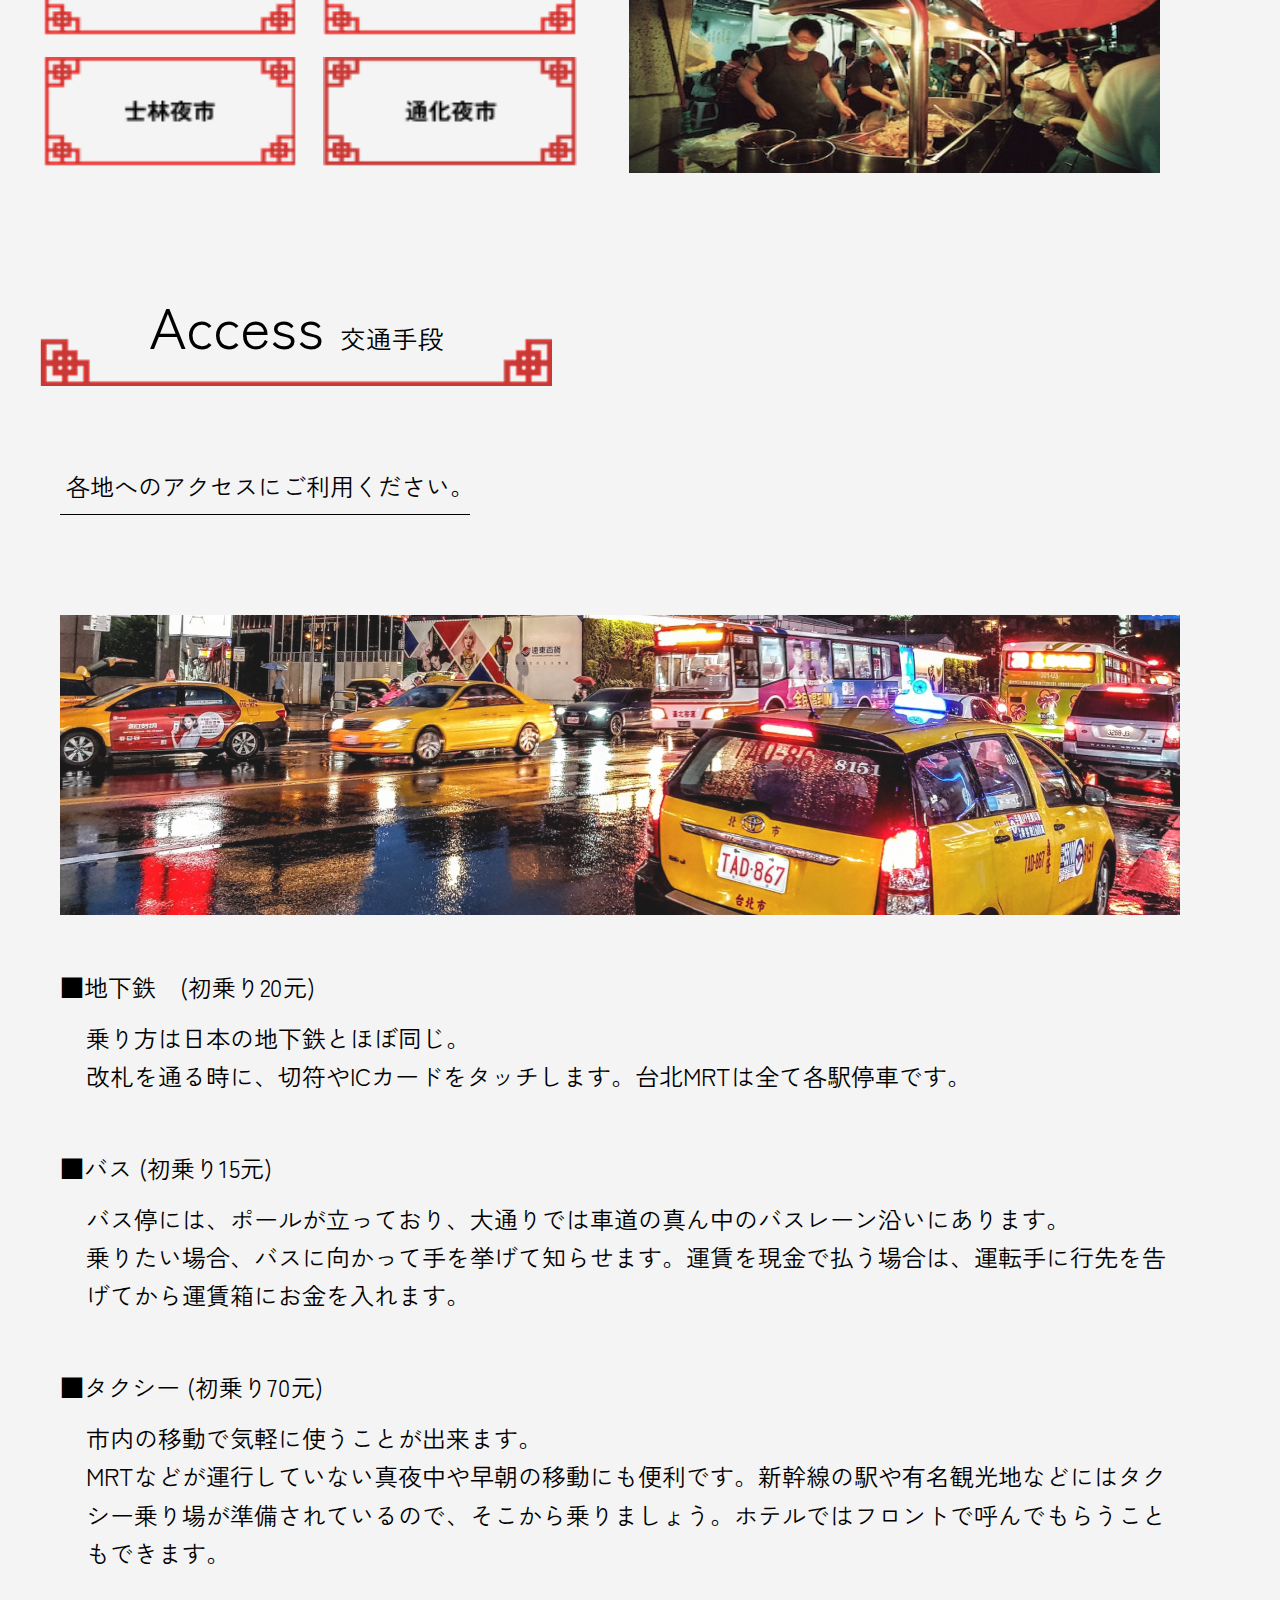
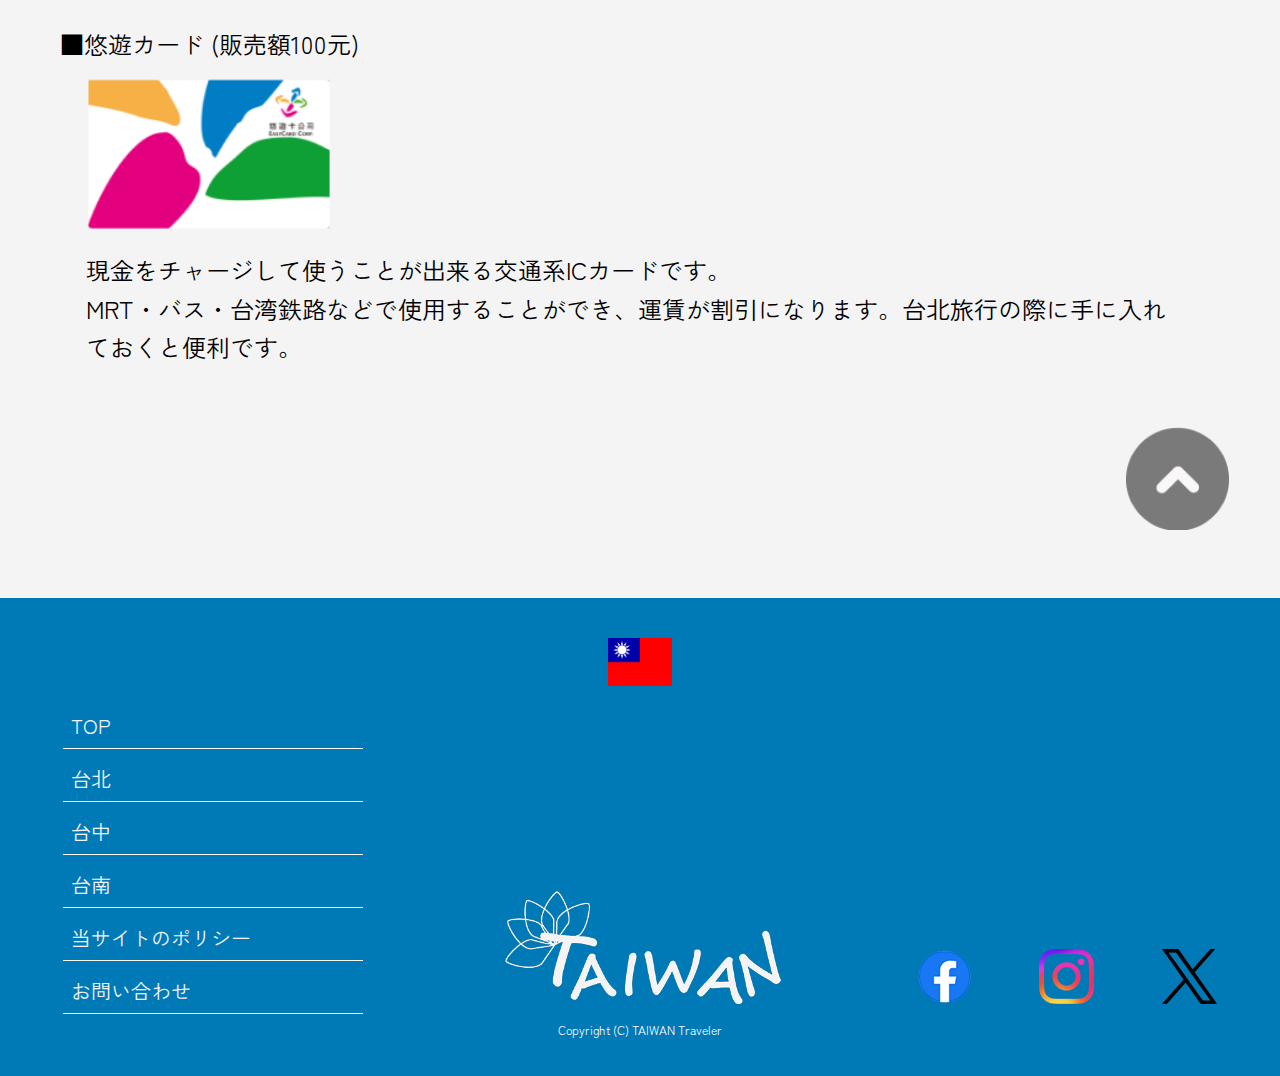
<file: taiwan-site/taipei/index.html>
<!DOCTYPE html>
<html lang="ja" class="scroll">

<head>
  <meta charset="UTF-8">
  <meta name="viewport" content="width=device-width, initial-scale=1.0">
  <link rel="stylesheet" href="../common/css/reset.css">
  <link rel="stylesheet" href="../common/css/common.css">
  <link rel="stylesheet" href="css/taipei.css">
  <link href="https://fonts.googleapis.com/css2?family=Zen+Kaku+Gothic+New:wght@300;400;500;700&display=swap"
    rel="stylesheet">
  <title>Taipei</title>
</head>

<body>
  <header>
    <!-- ドロワーメニュー -->
    <!-- global menu スマホ用nav-->
    <nav class="g_menu">
      <!-- menu open -->
      <input type="checkbox" id="menu_btn" class="menu_btn">
      <!-- icon -->
      <label class="menu_icon" for="menu_btn">
        <!-- border -->
        <span class="navicon"></span>
      </label>
      <ul class="menu">
        <li><a href="../index.html">TOP</a></li>
        <li><a href="../taipei/index.html">台北</a></li>
        <li><a href="../taichung/index.html">台中</a></li>
        <li><a href="../tainan/index.html">台南</a></li>
      </ul>
    </nav>

    <h1 class="top_image"><img src="../common/image/logo.svg" alt="トップ画像(TAIWAN)"></h1>






    <!-- global menu pc用nav-->
    <h1 class="pc_logo_image"><a href="#"><img src="../common/image/pc_logo.png" alt="ロゴ画像(TAIWAN)"></a></h1>

    <ul class="pc_menu">
      <li><a href="../index.html">TOP</a></li>
      <li><a href="../taipei/index.html">台北</a></li>
      <li><a href="../taichung/index.html">台中</a></li>
      <li><a href="../tainan/index.html">台南</a></li>
    </ul>


    <img src="image/taipei_top2.png" alt="台北の文字" class="taipei_top2">
    <!-- 右下の文です -->
    <p>
      台北市は台湾の中心地です。活気にあふれる街台北では、さまざまな建物や台北を生きる人々の美しい風景を見ることができます。
    </p>
  </header>

  <main>









    <!-- 左上にパンくず追加する予定 -->
    <!-- <a href="../index.html">
      <p>Top > 台北</p></a> -->
    <section class="Attraction">
      <h2 class="heading">Attraction <span class="sub">観光名所</span></h2>

      <div class="pcSection2">
        <p class="subtitle">九份</p>

        <div class="gridBox">
          <img src="image/kyufun.png" alt="九份の画像" class="kyufun">
          <!-- 背景青です -->
          <div class="blue">
            <p class="paragraph">
              細い路地の階段に沿って建つ古い館に、提灯が灯るノスタルジックな風景。1989年、映画「非情城市」の舞台になったことをきっかけに再び注目を集めると共に、日本では、九份の町中にある建物が2001年公開の映画「千と千尋の神隠し」に登場する湯婆婆の湯屋を彷彿させるとして話題に。日本統治時代に建てられた古い建物が残ることから、どこか懐かしい雰囲気が漂う町並みは日本人の琴線に触れ、今や台湾で行きたい観光地ナンバーワンとなりました。
            </p>
          </div>
          <div class="imagebox">
            <picture>
              <source srcset="image/kyufunPc1.png" media="(min-width:768px)" type="image/png">

              <img class="kyufun_box1" src="image/kyufun_sub1.png" alt="九份のサブ画像１">
            </picture>
            <div class="imagebox2">
              <picture>
                <source srcset="image/kyufunPc2.png" media="(min-width:768px)" type="image/png">

                <img class="kyufun_box1" src="image/kyufun_sub2.png" alt="九份のサブ画像２">
              </picture>
            </div>
          </div>
          <div class="blue2">
            <p class="text2"> 幻想的な夕暮れがねらい目</p>
            <p class="text3">15:00～19:00</p>
          </div>
        </div>
        <!-- 台北101の上の線 -->
        <div class="border"></div>
        <p class="subtitle">台北101</p>
        <div class="gridBox">


          <img class="taipei101" src="image/taipei101.png" alt="">

          <div class="blue3">
            <p class="text4">
              高さは509.2m、地上101階あるのが名前の由来です。エレベーターは東芝エレベータ製で、毎分1,010メートル（時速60.6キロメートル）の速さで上昇でき、地上1階から展望台のある89階（地上382.2メートル）まで39秒で到達します。展望台、オフィス、レストラン、ショッピングモールなどが入る台湾を代表するランドマークワーで、有名なカウントダウンパーティーをはじめ節目に合わせたライトアップも行っています。一度は行っておきたい名所です。
            </p>
          </div>
          <div class="imagebox">

            <picture>
              <source srcset="image/taipei101Sub.png" media="(min-width:768px)" type="image/png">
              <img class="kyufun_box1" src="image/taipei101_sub1.png" alt="">
            </picture>
            <div class="imagebox2">
              <picture>
                <source srcset="image/taipei101Sub2.png" media="(min-width:768px)" type="image/png">
                <img class="kyufun_box1" src="image/taipei101_sub2.png" alt="">
              </picture>
            </div>
          </div>

          <div class="blue2">
            <p class="text2"> 展望台営業時間帯</p>
            <p class="text3">11:00～19:00</p>
          </div>
        </div>
      </div>
    </section>

    <section class="NightMarket">
      <h2 class="heading2">NightMarket <span class="sub">夜市</span></h2>

      <div class="pcSection1">
        <div class="flexbox">
          <div class="text-container">
            <p class="borderText">台北観光の夜の目玉と言えば、なんと言っても夜市（ナイトマーケット）があげられます。<br
                class="br">毎日市内の各所で開かれており、夕方から夜遅くまで多くの人々で賑わっています。
              絶品Ｂ級グルメ・小吃からファッション、ゲームまで様々なお店が集まっています。</p>
          </div>
          <img class="nightmarket1" src="image/nightmarket1.png" alt="">
        </div>
        <div class="flexbox">
          <div class="imagebox">
            <div class="modalBtn">
              <button class="btn" id="bt1">
                <img class="btnflame" src="image/nightmarketBtn1.png" alt="">
              </button>
              <button class="btn" id="bt2">
                <img class="btnflame" src="image/nightmarketBtn2.png" alt="">
              </button>
              <button class="btn" id="bt3">
                <img class="btnflame" src="image/nightmarketBtn3.png" alt="">
              </button>
              <button class="btn" id="bt4">
                <img class="btnflame" src="image/nightmarketBtn4.png" alt="">
              </button>
            </div>
          </div>
          <img class="nightmarket2" src="image/nightmarket2.png" alt="">
        </div>
      </div>

    </section>

    <section class="Access">
      <h2 class="heading">Access <span class="sub">交通手段</span></h2>
      <div class="pcSection2">
        <div class="access_sub">
          <p class="access_subtext">各地へのアクセスにご利用ください。</p>
        </div>

        <picture>
          <source srcset="image/accessPc.png" media="(min-width:768px)" type="image/png">
          <img class="accessPic" src="image/access.png" alt="">
        </picture>
        <div class="subwayText">
          <p class="subway">■地下鉄　<span class="textaria">(初乗り20元)</span></p>
          <p class="textaria2">

            乗り方は日本の地下鉄とほぼ同じ。<br class="br">
            改札を通る時に、切符やICカードをタッチします。台北MRTは全て各駅停車です。
          </p>
        </div>
        <div class="subwayText">
          <p class="subway">■バス <span class="textaria">(初乗り15元)</span></p>
          <p class="textaria2">
            バス停には、ポールが立っており、大通りでは車道の真ん中のバスレーン沿いにあります。<br
              class="br">乗りたい場合、バスに向かって手を挙げて知らせます。運賃を現金で払う場合は、運転手に行先を告げてから運賃箱にお金を入れます。
          </p>
        </div>
        <div class="subwayText">
          <p class="subway">■タクシー <span class="textaria">(初乗り70元)</span></p>
          <p class="textaria2">
            市内の移動で気軽に使うことが出来ます。<br
              class="br">MRTなどが運行していない真夜中や早朝の移動にも便利です。新幹線の駅や有名観光地などにはタクシー乗り場が準備されているので、そこから乗りましょう。ホテルではフロントで呼んでもらうこともできます。
          </p>
        </div>
        <div class="subwayText">
          <p class="subway">■悠遊カード <span class="textaria">(販売額100元)</span></p>
          <img class="benesse" src="image/benesse.png" alt="">
          <p class="textaria2">
            現金をチャージして使うことが出来る交通系ICカードです。<br class="br">MRT・バス・台湾鉄路などで使用することができ、運賃が割引になります。台北旅行の際に手に入れておくと便利です。
          </p>
        </div>
      </div>
    </section>
    <a href="#" class="topBtn"><img class="topBtn" src="../taipei/image/topbtn.png" alt="矢印"></a>

    <!-- モーダルウインドウ -->
    <div class="modal1" id="modal1">
      <!-- モーダル左上 -->
      <div class="modal-content">
        <img class="close_btn" id="close1" src="image/close_btn.svg" alt="閉じる">

        <p class="modalTitle">寧夏夜市</p>
        <div class="pcModal">
          <img class="market_modal1" src="image/market_modal.png" alt="寧夏路夜市">

          <div class="pcModal2">
            <p class="modalText">
              寧夏路夜市は台湾伝統の屋台料理やB級グルメがメインの夜市です。特に大同区の圓環付近には懐かしいグルメがたくさん集まっているので、思う存分味わいましょう。また、ここの夜市は歩道と車道が分かれているので、食事やショッピングに便利です。食の夜市とも言われる寧夏路夜市には毎日、大勢の人々が訪れています。
            </p>
            <p class="modalText2">営業時間：17:00 〜 25:00</p>
          </div>
        </div>
      </div>
    </div>
    <!-- モーダル右上 -->
    <div class="modal2" id="modal2">
      <div class="modal-content2">
        <img class="close_btn" id="close2" src="image/close_btn.svg" alt="閉じる">
        <p class="modalTitle">銀河街観光夜一</p>
        <div class="pcModal">
          <img class="market_modal1" src="image/market_modal2.png" alt="銀河街観光夜一">
          <div class="pcModal2">
            <p class="modalText">
              饒河街観光夜市は、屋台料理から雑貨や生活用品も扱う夜市です。手ごろな値段が魅力的で、多くの人々で賑わいます。最も観光客に人気があるのは「藥燉排骨」「胡椒餅」「水煎包」。行列ができる程の人気料理です。他には「麻辣臭豆腐」「牛肉麵」「天婦羅」など台湾の伝統的な屋台料理も定番です。　
            </p>
            <p class="modalText2">営業時間：17:00 〜 23:00</p>
          </div>
        </div>
      </div>
    </div>

    <!-- モーダル左下 -->
    <div class="modal3" id="modal3">

      <div class="modal-content3">
        <img class="close_btn" id="close3" src="image/close_btn.svg" alt="閉じる">
        <p class="modalTitle">士林夜市</p>
        <div class="pcModal">
          <img class="market_modal1" src="image/market_modal3.png" alt="士林夜市">
          <div class="pcModal2">
            <p class="modalText">
              ここは市内で最も規模が大きく知名度の高い夜市です。台湾のおいしい屋台グルメからユニークな雑貨まで、ありとあらゆるものが売られています。その種類の豊富さと敷地の広さ、歴史、そして夜遊びスポットとしての人気度は、何から何まで台北ナンバーワン。絶対にはずせない魅惑スポットです。
            </p>
            <p class="modalText2">営業時間：17:00 〜 23:00</p>
          </div>
        </div>
      </div>
    </div>

    <!-- モーダル右下 -->
    <div class="modal4" id="modal4">
      <div class="modal-content4">
        <img class="close_btn" id="close4" src="image/close_btn.svg" alt="閉じる">
        <p class="modalTitle">通化夜市</p>
        <div class="pcModal">
          <img class="market_modal1" src="image/market_modal4.png" alt="士林夜市">
          <div class="pcModal2">
            <p class="modalText">
              台北の他の夜市と比べると小規模ではあるものの、食べ物においてはどの夜市にも決して劣りません。有名な駱記小炒（炒め物）、裕品元の氷火湯円、平価鉄板焼、通化夜市の揚げサツマイモボールは、ぜひとも賞味したい特色的な伝統軽食です。マッサージ店もたくさんあり、1日の終わりに最適な夜市です。
            </p>
            <p class="modalText2">営業時間：17:00 〜 24:00</p>
          </div>
        </div>
      </div>
    </div>

    
  </main>
  <div class="loading">

      <div id="gg">
        <span id="nisiki"></span>
        <span id="tumo"></span>
        <span id="pon"></span>
        <span id="kan"></span>
        <span id="masu3"></span>
        <span id="masu6"></span>
        <span id="masu7"></span>
        <span id="masu8"></span>
        <span id="masu9"></span>
      </div>

      <p id="siunten">
        <span id="l">L</span>
        <span id="o">o</span>
        <span id="ugoke">a</span>
        <span id="q">d</span>
        <span id="i">i</span>
        <spam id="n">n</spam>
        <span id="g">g</span>
        …
      </p>
    </div>
  <footer>


    <div class="center">
      <img src="../common/image/national_flag.svg" alt="台湾国旗" class="flag">
    </div>
    <div class="flex">
      <ul class="f_nav">
        <!-- ！！！！！！！！！！！！！！！！！！ -->
        <!-- 自分のページのみ先頭の「../」消して下さい -->
        <li><a href="../index.html">TOP</a></li>
        <li><a href="../taipei/index.html">台北</a></li>
        <li><a href="../taichung/index.html">台中</a></li>
        <li><a href="../tainan/index.html">台南</a></li>
        <li><a href="#">当サイトのポリシー</a></li>
        <li><a href="#">お問い合わせ</a></li>
      </ul>
      <img src="../common/image/pc_footer_logo.png" alt="TAIWAN" class="f_img">

      <ul class="sns_logo">
        <li><a href="#"><img src="../common/image/facebook_logo.png" alt="facebookロゴ"></a></li>
        <li><a href="#"><img src="../common/image/instagram_logo.png" alt="instagramロゴ"></a></li>
        <li><a href="#"><img src="../common/image/x_logo.png" alt="Xロゴ"></a></li>
      </ul>
    </div>
    <p class="copyright">Copyright (C) TAIWAN Traveler</p>
  </footer>

  <script src="../common/js/loading.js"></script>
    <script src="js/taipei.js"></script>
</body>

</html>
</file>
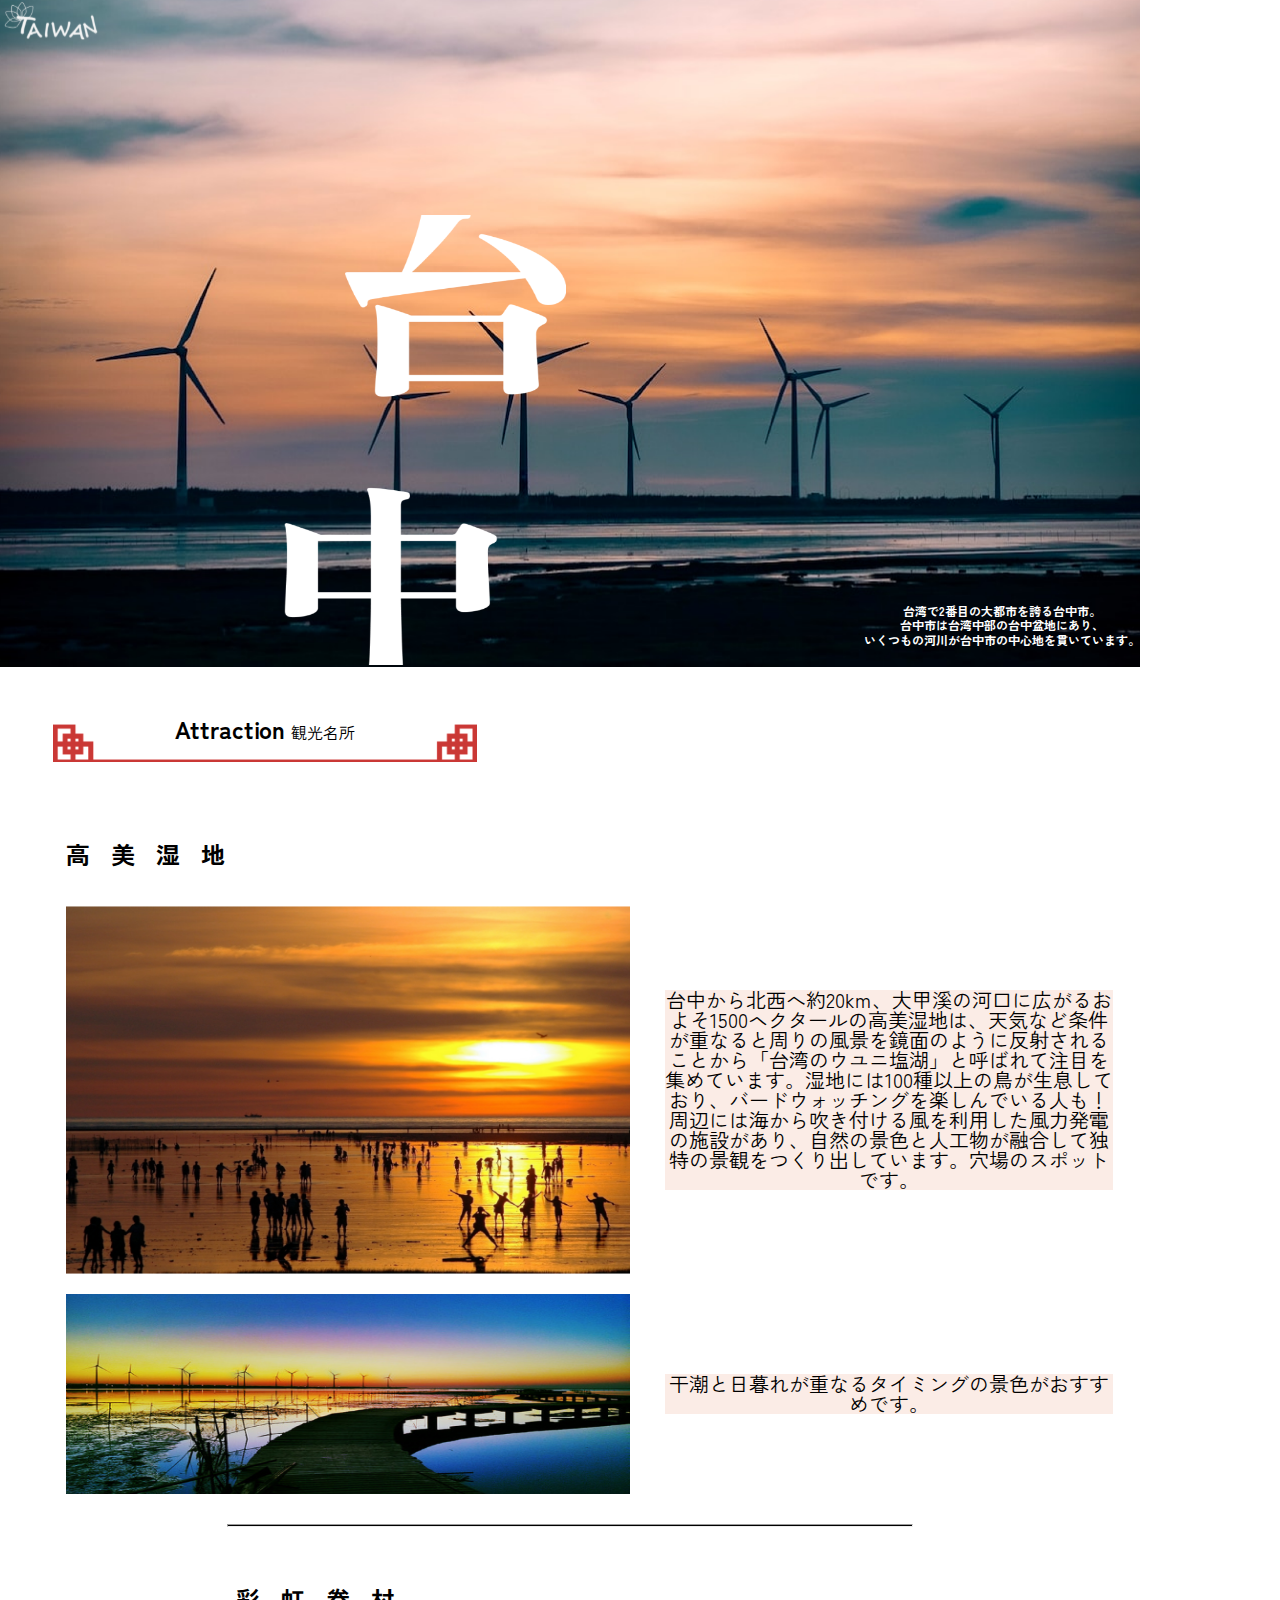
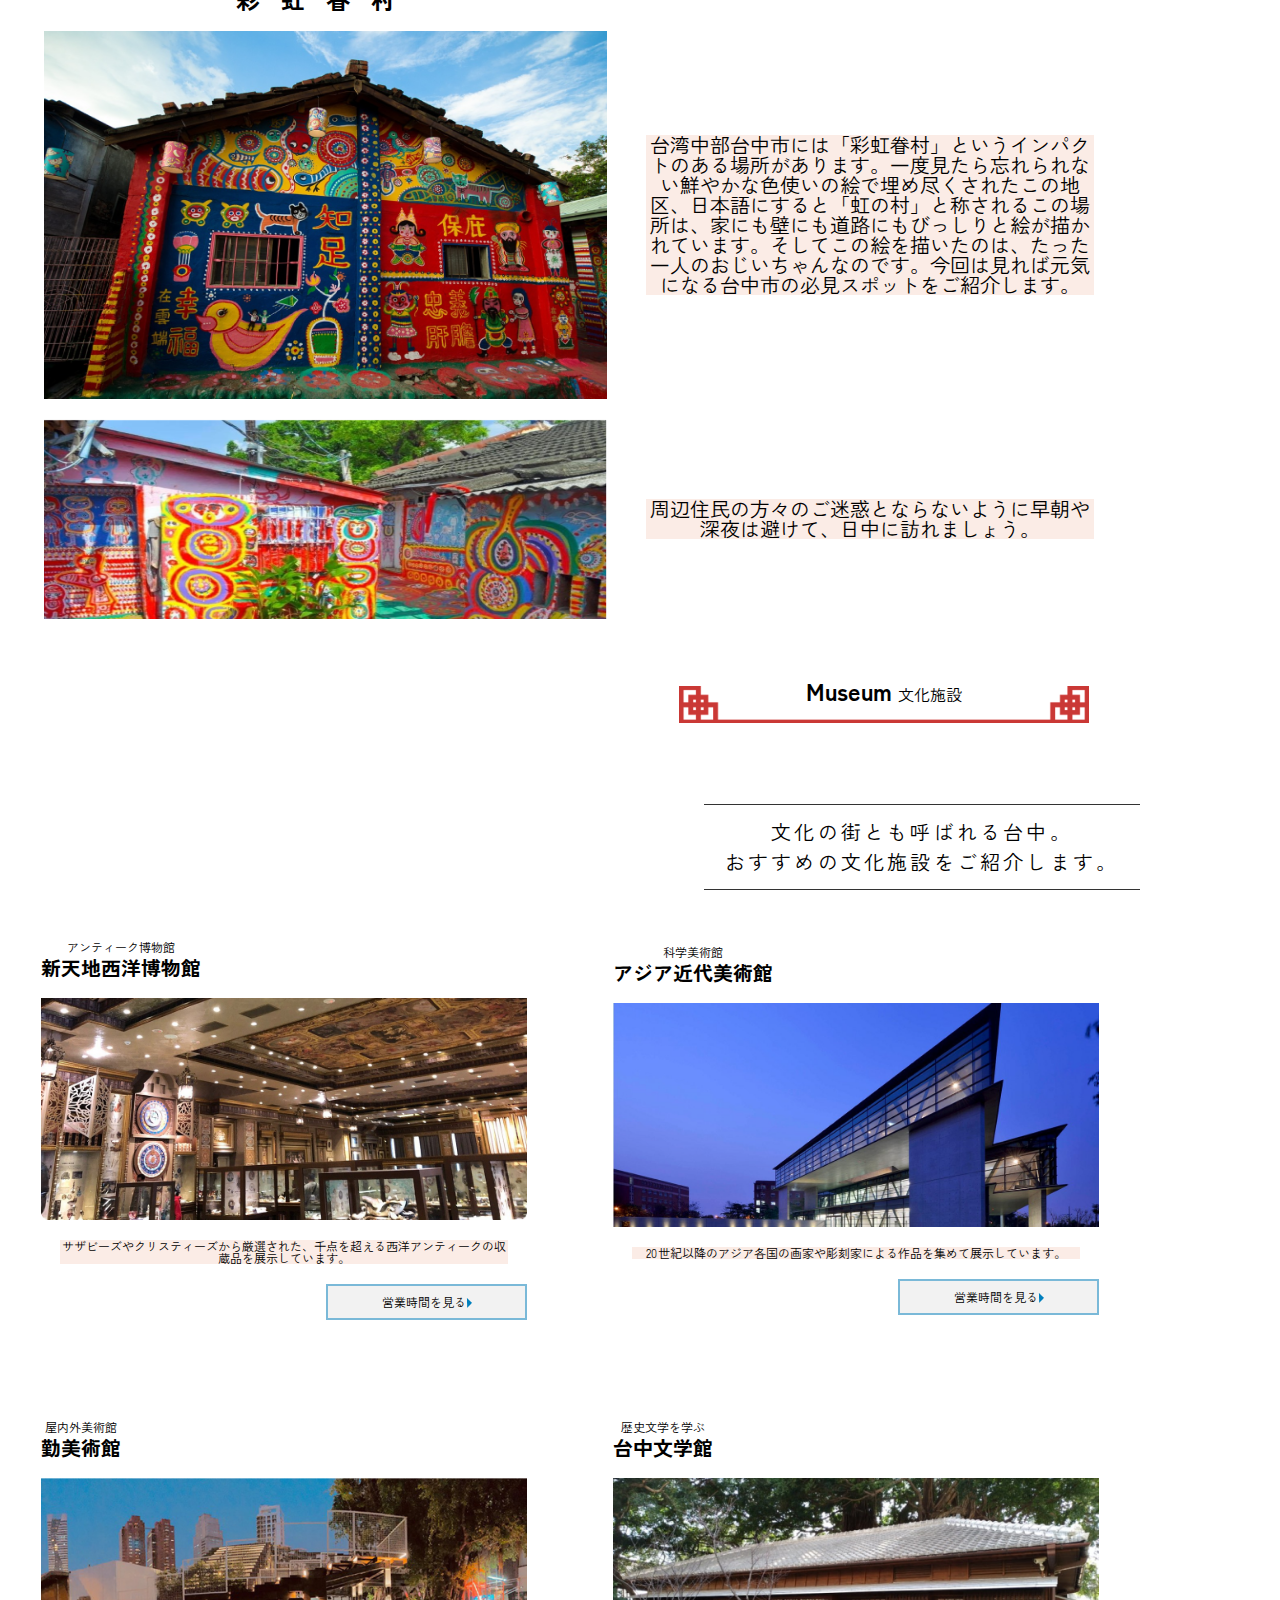
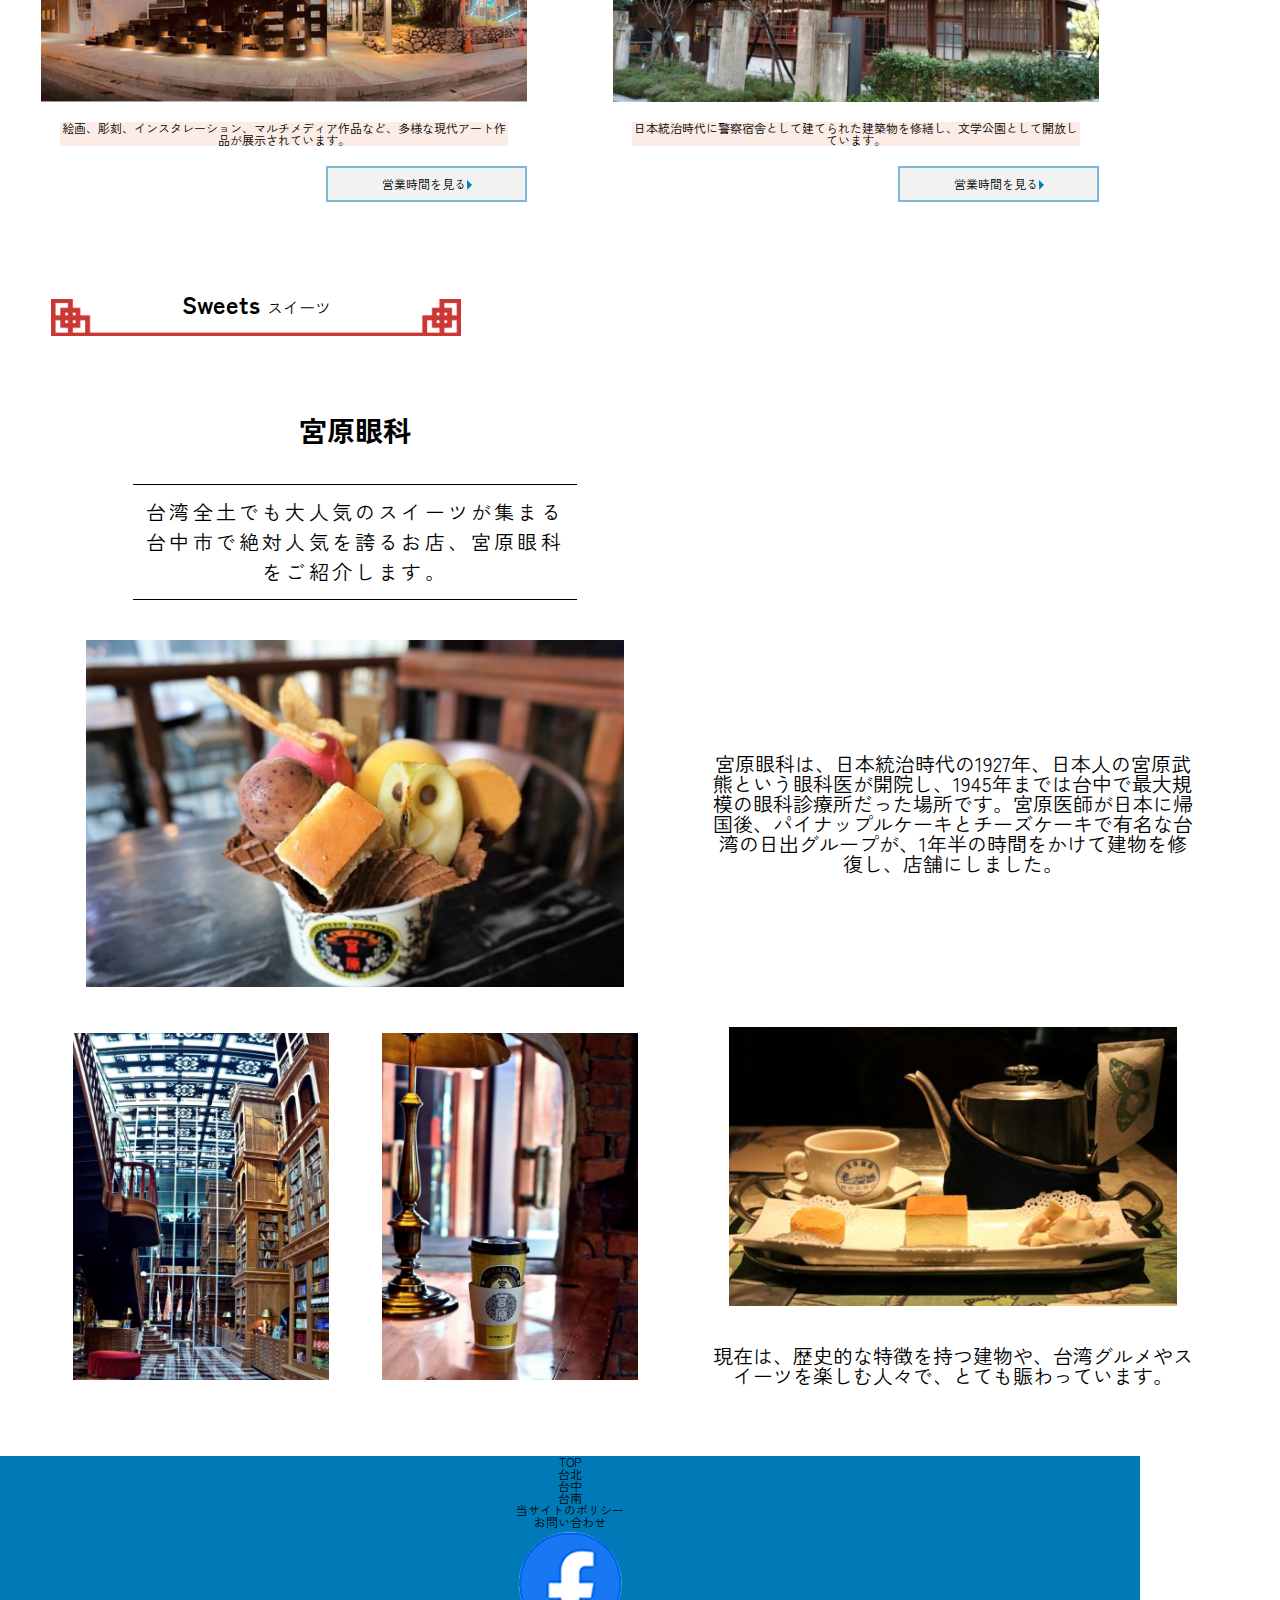
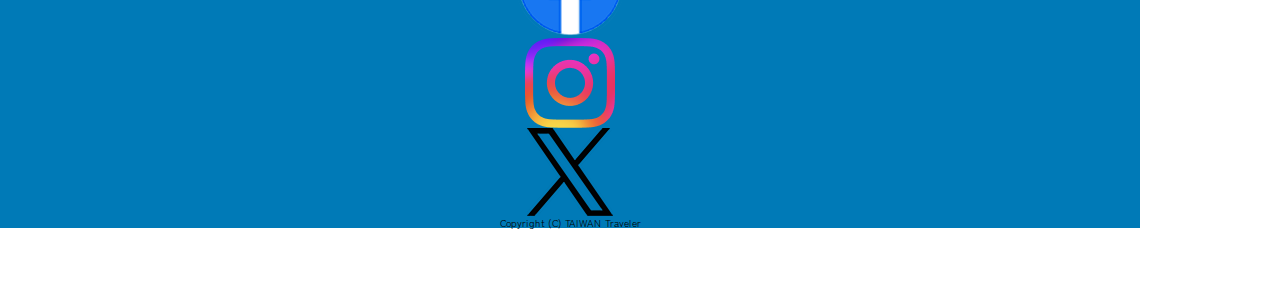
<file: taiwan-site/taichung/index0.html>
<!DOCTYPE html>
<html lang="ja">

<head>
  <meta charset="UTF-8">
  <link rel="stylesheet" href="../common/css/reset.css">
  <meta name="viewport" content="width=device-width, initial-scale=1.0">
  <link rel="stylesheet" href="../common/css/common.css">
  <link rel="stylesheet" href="css/taichung.css">
  <link href="https://fonts.googleapis.com/css2?family=Zen+Kaku+Gothic+New:wght@300;400;500;700&display=swap"
    rel="stylesheet">
  <title>Document</title>
</head>

<body>
  <header>
    <!-- ロゴ画像 -->
    <h1><a href="#"><img src="../common/image/logo.svg" alt="ロゴ画像(TAIWAN)"></a></h1>

    <!-- ドロワーメニュー -->
    <!-- global menu スマホ用nav-->
    <nav class="g_menu">
      <!-- menu open -->
      <input type="checkbox" id="menu_btn" class="menu_btn">
      <!-- icon -->
      <label class="menu_icon" for="menu_btn">
        <!-- border -->
        <span class="navicon"></span>
      </label>
      <ul class="menu">
        <li><a href="index.html">TOP</a></li>
        <li><a href="taipei/index.html">台北</a></li>
        <li><a href="taichung/index.html">台中</a></li>
        <li><a href="tainan/index.html">台南</a></li>
      </ul>
    </nav>

    <h1><img id="taichung" src="./image/taichung_title0.png" alt="台中トップ" class="taichung"></h1>

    <div>
      <p class="h1_ex">
        台湾で2番目の大都市を誇る台中市。<br>台中市は台湾中部の台中盆地にあり、<br>いくつもの河川が台中市の中心地を貫いています。</p>
    </div>

  </header>

  <main>

    <!-- 【観光名所】ここから -->
    <section class="attraction">
      <!-- 【観光名所】高美湿地ここから -->
      <section>
        <h2>Attraction&nbsp;<span class="sub_title">観光名所</span></h2>

        <ul class="wetlands">
          <li>
            <h3 class="wetland">高美湿地</h3>
          </li>
          <li class="img_wl">
            <img src="image/taichung_wetlands2.png" class="img_wl1">
          </li>
          <li class="exp_wl">
            <p class="explanation">
              台中から北西へ約20km、大甲溪の河口に広がるおよそ1500ヘクタールの高美湿地は、天気など条件が重なると周りの風景を鏡面のように反射されることから「台湾のウユニ塩湖」と呼ばれて注目を集めています。湿地には100種以上の鳥が生息しており、バードウォッチングを楽しんでいる人も！周辺には海から吹き付ける風を利用した風力発電の施設があり、自然の景色と人工物が融合して独特の景観をつくり出しています。穴場のスポットです。
            </p>
          </li>
          <li class="imgsub_wl">
            <img src="./image/taichung_wetlandssub3.png" class="img_wl2">
          </li>
          <li class="point_wl">
            <p class="point">干潮と日暮れが重なるタイミングの景色がおすすめです。
            </p>
          </li>
        </ul>
      </section>

      <hr class="attraction_hr">

      <!-- 【観光名所】彩虹眷村ここから -->
      <section>

        <ul class="village">
          <li>
            <h3>彩虹眷村</h3>
          </li>
          <li class="img_vi">
            <img src="image/taichung_Rainbow Village4.png" class="village_main">
          </li>
          <li class="exp_vi">
            <p class="explanation">
              台湾中部台中市には「彩虹眷村」というインパクトのある場所があります。一度見たら忘れられない鮮やかな色使いの絵で埋め尽くされたこの地区、日本語にすると「虹の村」と称されるこの場所は、家にも壁にも道路にもびっしりと絵が描かれています。そしてこの絵を描いたのは、たった一人のおじいちゃんなのです。今回は見れば元気になる台中市の必見スポットをご紹介します。
            </p>
          </li>
          <li class="imgsub_vi">
            <img src="./image/taichung_Rainbow Village5.png" class="village_sub">
          </li>
          <li class="point_vi">
            <p class="point">周辺住民の方々のご迷惑とならないように早朝や深夜は避けて、日中に訪れましょう。
            </p>
          </li>
        </ul>
      </section>

    </section>

    <!-- 【文化施設】ここから -->
    <section class="museum">
      <h2>Museum&nbsp;<span class="sub_title">文化施設</span></h2>

      <div class="border">
        <p class="bunka">
          文化の街とも呼ばれる台中。<br>
          おすすめの文化施設をご紹介します。
        </p>
      </div>
      <div class="museum4">
        <!-- 【文化施設】新天地西洋博物館ここから -->
        <section class="western">
          <ul class="western_m">
            <li class="title_m">
              <h3>
                <span class="sub_name">
                  アンティーク博物館
                </span><br>
                <span class="museum_name">新天地西洋博物館
                </span>
              </h3>
            </li>
            <li class="img_western">
              <img src="image/taichung_Western Museum6.png" class="western_main">
            </li>
            <li>
              <p class="explanation">
                サザビーズやクリスティーズから厳選された、千点を超える西洋アンティークの収蔵品を展示しています。
              </p>
            </li>
            <li class="oh">
              <div class="opening_hoor">
                営業時間を見る<img src="image/oh_arrow.png" class="arrow">
              </div>
            </li>
          </ul>
        </section>

        <!-- 【文化施設】アジア近代美術館ここから -->
        <section class="modern">
          <ul class="modern_m">
            <li class="title_m">
              <h3><span class="sub_name">科学美術館</span><br><span class="museum_name">アジア近代美術館</span>
              </h3>
            </li>
            <li class="img_mArt">
              <img src="image/taichung_Modern Art Museum7.png" class="mArt_main">
            </li>
            <li>
              <p class="explanation">
                20世紀以降のアジア各国の画家や彫刻家による作品を集めて展示しています。
              </p>
            </li>
            <li class="oh">
              <div class="opening_hoor">
                営業時間を見る<img src="image/oh_arrow.png" class="arrow">
              </div>
            </li>
          </ul>
        </section>

        <!-- 【文化施設】勤美術館ここから -->
        <section class="kin">
          <ul class="kin_m">
            <li class="title_m">
              <h3><span class="sub_name">屋内外美術館</span><br><span class="museum_name">勤美術館</span>
              </h3>
            </li>
            <li class="img_kinM">
              <img src="image/taichung_Kin Museum8.png" class="kinM_main">
            </li>
            <li>
              <p class="explanation">
                絵画、彫刻、インスタレーション、マルチメディア作品など、多様な現代アート作品が展示されています。
              </p>
            </li>
            <li class="oh">
              <div class="opening_hoor">
                営業時間を見る<img src="image/oh_arrow.png" class="arrow">
              </div>
            </li>
          </ul>
        </section>

        <!-- 【文化施設】台中文学館ここから -->
        <section class="literature">
          <ul class="literature_m">
            <li class="title_m">
              <h3><span class="sub_name">歴史文学を学ぶ</span><br><span class="museum_name">台中文学館</span>
              </h3>
            </li>
            <li class="img_literatureM">
              <img src="image/taichung_Literature Museum9.png" class="literature_main">
            </li>
            <li>
              <p class="explanation">
                日本統治時代に警察宿舎として建てられた建築物を修繕し、文学公園として開放しています。
              </p>
            </li>
            <li class="oh">
              <div class="opening_hoor">
                営業時間を見る<img src="image/oh_arrow.png" class="arrow">
              </div>
            </li>
          </ul>
        </section>
      </div>
    </section>

    <!-- 【Sweets】ここから -->
    <section class="sweets">
      <h2>Sweets&nbsp;<span class="sub_title">スイーツ</span></h2>

      <!-- 【Sweets】宮原眼科ここから -->
      <section>
        <ul class="miyahara">
          <li class="ganka">
            <h3>宮原眼科</h3>
          </li>
          <li class="overview">
            <p>
              台湾全土でも大人気のスイーツが集まる台中市で絶対人気を誇るお店、宮原眼科をご紹介します。
            </p>
          </li>
          <li class="img_miyaharatop">
            <img src="image/taichung_miyahara10.png" class="miyahara_top">
          </li>
          <li class="exp_m">
            <p>
              宮原眼科は、日本統治時代の1927年、日本人の宮原武熊という眼科医が開院し、1945年までは台中で最大規模の眼科診療所だった場所です。宮原医師が日本に帰国後、パイナップルケーキとチーズケーキで有名な台湾の日出グループが、1年半の時間をかけて建物を修復し、店舗にしました。
            </p>
          </li>
          <li class="img_miyaharasub1">
            <img src="image/taichung_miyaharasub11.png" class="miyahara_sub1">
          </li>
          <li class="img_miyaharasub2">
            <img src="image/taichung_miyaharasub12.png" class="miyahara_sub2">
          </li>
          <li class="point_m">
            <p>
              現在は、歴史的な特徴を持つ建物や、台湾グルメやスイーツを楽しむ人々で、とても賑わっています。
            </p>
          </li>
          <li class="img_miyaharasub3">
            <img src="image/taichung_miyaharasub13.png" class="miyahara_sub3">
          </li>
        </ul>
      </section>
    </section>


  </main>
  <!-- 
  <script>
    'use strict';
    console.log(window.innerWidth);
  </script>
 -->

  <footer>
    <ul>
      <li>TOP</li>
      <li>台北</li>
      <li>台中</li>
      <li>台南</li>
      <li>当サイトのポリシー</li>
      <li>お問い合わせ</li>
    </ul>

    <ul>
      <li><a href="#"><img src="../common/image/facebook_logo.png" alt="facebookロゴ"></a></li>
      <li><a href="#"><img src="../common/image/instagram_logo.png" alt="instagramロゴ"></a></li>
      <li><a href="#"><img src="../common/image/x_logo.png" alt="Xロゴ"></a></li>
    </ul>

    <small>Copyright (C) TAIWAN Traveler</small>
  </footer>
</body>

</html>
</file>
<file: taiwan-site/common/css/common.css>
@charset "UTF-8";


/* common */
body {
  font-family: "Zen Kaku Gothic New", sns-serif;
  font-size: 12px;
  font-weight: 400;
  box-sizing: border-box;
}

a {
  color: #fff;
}

a:visited {
  color: #fff;
}

/* header */
.logo_image {
  width: 100px;
  text-align: left;
  z-index: 99;
}

.pc_logo_image {
  display: none;
}

.pc_menu {
  display: none;
}

.pc_top_image {
  display: none;
}

/* header hover */
.menu li a:hover {
  background-color: #ffffffb7;
  color: #000;

}


/* footer */
footer {
  background-color: #007AB7;
  position: relative;
}

#a {
  width: 100px;
  height: 100px;
  padding: 5px;
  animation: a1 3s infinite linear;
}

#d {
  display: flex;
  width: 100%;
  justify-content: center;
  position: absolute;
  top: -180px;
  left: 35%;
}

.center {
  text-align: center;
}

.flag {
  width: 32px;
  margin-top: 20px;
  margin-bottom: 20px;
}

.f_nav {
  letter-spacing: 0;
  max-width: 200px;
  margin-left: auto;
  margin-right: auto;
  margin-bottom: 20px;
}

.f_nav li {
  display: block;
  margin-bottom: 2px;
  border-bottom: #fff solid 1px;
  padding-left: 7.5px;
  padding-bottom: 7px;
  padding-top: 10px;
}

.f_nav li:hover {
  background-color: #ffffff80;
  transition-property: background-color;
  transition-duration: 2000ms;
}

.sns_logo {
  display: flex;
  width: 154px;
  margin-left: auto;
  margin-right: auto;
  margin-bottom: 20px;
  z-index: 99;
}


.sns_logo a {
  display: inline-block;
  height: 100%;
}

.sns_logo a:hover {
  transform: scale(1.5);
  transition-property: transform;
  transition-duration: 2000ms;
}

.sns_logo li:not(:first-of-type) {
  margin-left: 20px;
}

.f_img {
  display: none;
}

.sns_logo li img {
  width: 38px;
  height: 38px;
}

.copyright {
  font-size: 10px;
  letter-spacing: 0;
  color: #fff;
  padding-bottom: 20px;
  text-align: center;
}

/* drawer menu*/
/* menu fixed */
.g_menu {
  /* 右上に固定・前面表示 */
  position: fixed;
  top: 0;
  right: 0;
  z-index: 99;
  width: 100%;
}

/* input 要素 チェックボックスを非表示 */
.menu_btn {
  display: none;
}

/* label 要素 アイコン作成 */
.menu_icon {
  /* 右上に絶対配置 */
  position: absolute;
  right: 8px;
  top: 10px;
  height: 25px;
  padding-right: 8.5px;
  padding-left: 8.5px;
  padding-top: 23px;
  border-radius: 50%;
  /* ポインターの形状 指 */
  cursor: pointer;
  background-color: #000000B3;
}

/* span 要素 中央の線作成 */
.navicon {
  /* ブロックレベルへ変更 */
  display: block;
  /* 線の長さ */
  width: 31px;
  /* 線の太さ */
  height: 2px;
  /* 線の色 */
  background: #fff;
  /* ::before と ::after の基準要素 */
  position: relative;
}

/* 上と下の線作成 上下共通 */
.navicon::before,
.navicon::after {
  content: "";
  width: 80%;
  height: 100%;
  background: #fff;
  /* 基準要素 span.navicon に対して絶対配置 */
  position: absolute;
  /* 三本線と X の切替えアニメーション 速く始まりゆっくり終わる */
  transition: all .4s ease-out;
  left: 3px;
}

/* 下の線のみ */
.navicon::before {
  /* 上からの位置 */
  top: 10px;
}

/* 上の線のみ */
.navicon::after {
  /* 上へ 10px の位置 */
  top: -10px;
}

/* ul 要素 メニュー */
.menu {
  background-color: #000000B3;
  text-align: center;
  /* 非表示 */
  overflow: hidden;
  /* 最大の高さ */
  max-height: 0px;
  /* 非表示の際のアニメーション */
  transition: max-height 1.5s;

}

/* 1 つ目の li 要素 */
.menu li:first-of-type {
  padding-top: 120px;
}

.menu li:last-of-type {
  margin-bottom: 100vh;
}

/* a 要素 */
.menu a {
  display: block;
  font-size: 20px;
  font-weight: 700;
  padding: 16px 20px;
}

/* ↓チェックボックスが ON の場合 */
/* 非表示にしていた ul.menu を表示 */
.menu_btn:checked~.menu {
  max-height: 100vh;
  /* 元 0px */
  /* 表示の際のアニメーション */
  transition: max-height 1.5s;
}


/* 中央の線を非表示 */
.menu_btn:checked~.menu_icon .navicon {
  background: transparent;
  /* 元 #333 */
}

/* 上下の線を 45 度傾けて X アイコンを作成 */
.menu_btn:checked~.menu_icon .navicon::before {
  /* 反時計回りに回転 */
  transform: rotate(-45deg);
  top: 0;
  width: 100%;
  left: 0;
  /* 元 10px */
}

.menu_btn:checked~.menu_icon .navicon::after {
  /* 時計回りに回転 */
  transform: rotate(45deg);
  top: 0;
  width: 100%;
  left: 0;
  /* 元 -10px */
}

/* 768px以上 */
@media screen and (min-width:768px) {

  /* header */
  .logo_image img {
    display: none;
  }

  .pc_logo_image {
    display: block;
    margin-left: 7.5vw;
  }

  .pc_logo_image img {
    width: 140px;
    margin-top: 20px;
  }

  .pc_top_image {
    display: block;
    width: 56vw;
    margin-top: 151px;
    margin-left: auto;
    margin-right: auto;
  }

  .pc_top_image img {
    display: block;
    width: 56vw;
  }

  /* header hover */
  .pc_menu li a:hover {
    transform: scale(1.1);
    text-decoration: underline 2px #fff;
  }


  /* nav */
  .menu_icon {
    display: none;
  }

  .pc_menu {
    display: flex;
    position: absolute;
    top: 16px;
    right: 0;
    margin-right: 14vh;
  }

  .pc_menu li {
    font-size: 24px;
    font-weight: 700;
    padding: 20px;
  }



  /* footer */
  .top_btn {
    position: fixed;
    bottom: 140px;
    right: 40px;
    z-index: 9999;
  }

  .flag {
    width: 64px;
    margin-top: 40px;
  }

  .flex {
    display: flex;
    justify-content: space-around;
  }

  .f_nav,
  .f_img,
  .sns_logo {
    flex-basis: 30%;
    max-width: 300px;
  }

  .f_nav {
    width: 100%;
    margin: 0;
  }

  .f_nav li {

    font-size: 20px;
    padding-bottom: 12px;
    margin-bottom: 10px;
  }

  .f_img {
    display: block;
    width: 240px;
    height: auto;
    margin-top: auto;
    margin-bottom: 20px;
  }

  .sns_logo {
    margin: auto 0 20px 0;
    justify-content: space-between;
  }

  .sns_logo li a img {
    width: 55px;
    height: 55px;
  }

  .sns_logo li:not(:first-of-type) {
    margin-left: 0px;
  }

  .copyright {
    font-size: 12px;
    padding-bottom: 40px;
  }
}

/* ロード画面 */

.loading {
  display: flex;
  position: fixed;
  top: 0;
  left: 0;
  z-index: 1000;
  width: 100vw;
  height: 100vh;

  /* ↓ここ青にしてください↓ */
  background-color: silver;
  /* ↑明るめの青でお願いします↑ */
}




#cc {
  width: 30vw;
  margin: 0 auto;
  animation: cc1 2s infinite linear;
}

@keyframes cc1 {
  0% {
    opacity: 0;
  }

  100% {
    opacity: 1;
  }
}


/* ローディング画面 */


#gg {
  padding-top: 25vh;
  display: grid;
  width: 25vw;
  margin: 0 auto;
  grid-template-columns: 8vw 8vw 8vw;
  grid-template-rows: 8vw 8vw 8vw;
  position: absolute;
  bottom: 25vh;
  left: 20vw;
}

#siunten {
  font-size: 3vw;
  width: 25vw;
  position: absolute;
  left: 55vw;
  bottom: 20vh;
  display: flex;
}

#nisiki {
  grid-column: 1/2;
  grid-row: 1/2;
  display: block;
  width: 8vw;
  height: 8vw;
  background-color: #000;
  animation: sansiki 5s infinite;
}

#tumo {
  grid-column: 2/3;
  grid-row: 1/2;
  display: block;
  width: 8vw;
  height: 8vw;
  background-color: #000;
  animation: sananko 5s infinite;
}

#masu3 {
  grid-column: 3/4;
  grid-row: 1/2;
  display: block;
  width: 8vw;
  height: 8vw;
  background-color: #000;
  animation: sansiki 5s infinite;
}

#pon {
  grid-column: 1/2;
  grid-row: 2/3;
  display: block;
  width: 8vw;
  height: 8vw;
  background-color: #000;
  animation: toitoi 5s infinite;
}

#kan {
  grid-column: 2/3;
  grid-row: 2/3;
  display: block;
  width: 8vw;
  height: 8vw;
  background-color: #000;
  animation: sankantu 5s infinite;
}

#masu6 {
  grid-column: 3/4;
  grid-row: 2/3;
  display: block;
  width: 8vw;
  height: 8vw;
  background-color: #000;
  animation: sananko 5s infinite;
}

#masu7 {
  grid-column: 1/2;
  grid-row: 3/4;
  display: block;
  width: 8vw;
  height: 8vw;
  background-color: #000;
  animation: sansiki 5s infinite;
}

#masu8 {
  grid-column: 2/3;
  grid-row: 3/4;
  display: block;
  width: 8vw;
  height: 8vw;
  background-color: #000;
  animation: sananko 5s infinite;
}

#masu9 {
  grid-column: 3/4;
  grid-row: 3/4;
  display: block;
  width: 8vw;
  height: 8vw;
  background-color: #000;
  animation: sansiki 5s infinite;
}


@keyframes sansiki {
  0% {
    opacity: 0;
    transform: scale(0)rotate(-45deg);
  }

  25% {
    transform: rotate(90deg)scale(1);
    opacity: 1;
  }

  50% {
    transform: rotate(180deg)scale(0);
    opacity: 0;
  }

  75% {
    transform: rotate(270deg)scale(1);
    opacity: 1;
  }

  100% {
    transform: rotate(360deg)scale(0);
    opacity: 0;
  }
}

@keyframes sananko {
  0% {
    opacity: 1;
    transform: scale(0)rotate(-45deg);
  }

  25% {
    transform: rotate(90deg)scale(0);
    opacity: 0;
  }

  50% {
    transform: rotate(180deg)scale(1);
    opacity: 1;
  }

  75% {
    transform: rotate(270deg)scale(0);
    opacity: 0;
  }

  100% {
    transform: rotate(360deg)scale(1);
    opacity: 1;
  }
}

@keyframes toitoi {
  0% {
    opacity: 1;
    transform: scale(0)rotate(-45deg);
  }

  25% {
    transform: rotate(90deg)scale(0);
    opacity: 0;
  }

  50% {
    transform: rotate(180deg)scale(1);
    opacity: 1;
  }

  75% {
    transform: rotate(270deg)scale(0);
    opacity: 0;
  }

  100% {
    transform: rotate(360deg)scale(1);
    opacity: 1;
  }

}

@keyframes sankantu {
  0% {
    opacity: 0;
    transform: scale(0)rotate(-45deg);
  }

  25% {
    transform: rotate(90deg)scale(1);
    opacity: 1;
  }

  50% {
    transform: rotate(180deg)scale(0);
    opacity: 0;
  }

  75% {
    transform: rotate(270deg)scale(1);
    opacity: 1;
  }

  100% {
    transform: rotate(360deg)scale(0);
    opacity: 0;
  }

}



#l {
  animation: l1 3s infinite linear;
  display: block;
}

#o {
  animation: o1 3s infinite linear;
  display: block;
  padding-left: 5px;
}

#ugoke {

  padding: 0 5px;
  display: block;
  animation: ugoite 3s infinite linear;
}

#q {
  display: block;
  animation: d1 3s infinite linear;
}

#i {
  padding: 0 5px;
  display: block;
  animation: i1 3s infinite linear;
}

#n {
  display: block;
  animation: n1 3s infinite linear;
}

#g {
  padding: 0 5px;
  display: block;
  animation: g1 3s infinite linear;
}


@keyframes l1 {
  0% {
    color: #000;
    transform: translateY(0);
  }

  12.5% {
    color: blueviolet;
    transform: translateY(-10px);
  }

  25% {
    color: #000;
    transform: translateY(0);
  }

  37.5% {
    transform: translateY(0);
  }

  50% {
    transform: translateY(0);
  }

  62.5% {
    transform: translateY(0);
  }

  75% {
    transform: translateY(0);
  }

  100% {
    transform: translateY(0);
  }
}

@keyframes o1 {
  0% {

    transform: translateY(0);
  }

  12.5% {
    color: #000;
    transform: translateY(0);
  }

  25% {
    color: blueviolet;
    transform: translateY(-10px);
  }

  37.5% {
    color: #000;
    transform: translateY(0);
  }

  50% {
    transform: translateY(0);
  }

  62.5% {
    transform: translateY(0);
  }

  75% {
    transform: translateY(0);
  }

  100% {
    transform: translateY(0);
  }
}

@keyframes ugoite {
  0% {

    transform: translateY(0);
  }

  12.5% {

    transform: translateY(0);
  }

  25% {
    color: #000;
    transform: translateY(0);
  }

  37.5% {
    color: blueviolet;
    transform: translateY(-10px);
  }

  50% {
    color: #000;
    transform: translateY(0);
  }

  62.5% {
    transform: translateY(0);
  }

  75% {
    transform: translateY(0);
  }

  100% {
    transform: translateY(0);
  }
}

@keyframes d1 {
  0% {

    transform: translateY(0);
  }

  12.5% {

    transform: translateY(0);
  }

  25% {
    transform: translateY(0);
  }

  37.5% {
    color: #000;
    transform: translateY(0);
  }

  50% {
    color: blueviolet;
    transform: translateY(-10px);
  }

  62.5% {
    color: #000;
    transform: translateY(0);
  }

  75% {
    transform: translateY(0);
  }

  100% {
    transform: translateY(0);
  }
}

@keyframes i1 {
  0% {

    transform: translateY(0);
  }

  12.5% {

    transform: translateY(0);
  }

  25% {
    transform: translateY(0);
  }

  37.5% {
    transform: translateY(0);
  }

  50% {
    color: #000;
    transform: translateY(0);
  }

  62.5% {
    color: blueviolet;
    transform: translateY(-10px);
  }

  75% {
    color: #000;
    transform: translateY(0);
  }

  100% {
    transform: translateY(0);
  }
}

@keyframes n1 {
  0% {

    transform: translateY(0);
  }

  12.5% {
    color: #000;
    transform: translateY(0);
  }

  25% {
    transform: translateY(0);
  }

  37.5% {
    transform: translateY(0);
  }

  50% {
    transform: translateY(0);
  }

  62.5% {
    color: #000;
    transform: translateY(0);
  }

  75% {
    color: blueviolet;
    transform: translateY(-10px);
  }

  100% {
    color: #000;
    transform: translateY(0);
  }
}

@keyframes g1 {
  0% {

    transform: translateY(0);
  }

  12.5% {
    color: #000;
    transform: translateY(0);
  }

  25% {
    transform: translateY(0);
  }

  37.5% {
    transform: translateY(0);
  }

  50% {
    transform: translateY(0);
  }

  62.5% {
    transform: translateY(0);
  }

  75% {
    color: #000;
    transform: translateY(0);
  }

  99% {
    color: blueviolet;
    transform: translateY(-10px);
  }

  100% {
    color: blueviolet;
    transform: translateY(-10px);
  }

}









/* ロード画面消去用 */
.loading.hide {
  opacity: 0;
  pointer-events: none;
  transition: opacity 500ms;
}

.scroll.hide {
  overflow: visible;
}


@media screen and (max-width:767px) {
  .loading {
    display: block;
  }

  #gg {
    position: absolute;
    top: 15vw;
    left: 35vw;

  }

  #siunten {
    position: absolute;
    width: 40vw;
    bottom: 5vh;
    left: 55vw;
    font-size: 5vw;
  }

  #cc {
    margin-top: 40vh;
  }
}
</file>
<file: taiwan-site/top/css/top.css>
@charset "UTF-8";

/* common */
body {
  background-color: #f4f4f4;
}

section {
  margin-bottom: 60px;
  text-align: center;
}

/* headding */


h2 {
  font-size: 24px;
  font-weight: 400;
  margin-bottom: 40px;
  background: url(../image/waku.png) no-repeat;
  background-size: 100%;
  height: 40px;
  width: 220px;
  padding-top: 13px;
  margin-right: auto;
  margin-left: auto;
}

h2 span {
  font-size: 12px;
}


/* header */
header {
  height: 667px;
  background: url(../image/top_back_image.jpg) no-repeat center/cover;
}

.logo_image {
  display: none;
}

.top_image {
  text-align: center;
}

.top_image img {
  width: 335px;
  margin-top: 160px;
}



/* introduction sec */
/* top */
.intro_top {
  text-align: center;
  background: url(../image/top_back_img1.jpg) no-repeat center/cover;
  padding-bottom: 60px;
}

.intro_flag {
  padding-top: 60px;
  margin-bottom: 40px;
}

.intro_top h3 {
  font-size: 20px;
  letter-spacing: 0;
  font-weight: 400;
  margin-bottom: 20px;
}

.intro_top h4 {
  font-weight: 400;
  letter-spacing: 0;
  padding-bottom: 12px;
  margin-bottom: 20px;
  border-bottom: 1px solid #000;
  width: 132px;
  margin-left: auto;
  margin-right: auto;
}

.intro_top .intro_img {
  width: 335px;
}

/* bottom */
.intro_bottom {
  padding-top: 60px;
  padding-bottom: 60px;
  background: url(../image/top_back_img2.jpg) no-repeat center/cover;
  text-align: center;
}

.intro_bottom p {
  display: block;
  width: 225px;
  border-top: 1px solid #000;
  border-bottom: 1px solid #000;
  margin-left: auto;
  margin-right: auto;
  margin-bottom: 20px;
  letter-spacing: 0;
  line-height: 1.6;
  padding-top: 12px;
  padding-bottom: 12px;
  text-align: left;
}

.intro_bottom img {
  width: 335px;
}

/* gallery */
.gallery img {
  width: 300px;
  height: 400px;
  margin-bottom: 20px;
}

.list {
  max-width: 300px;
  margin-right: auto;
  margin-left: auto;
}

.gallery .arrow {
  display: none;
  width: 64px;
  height: 64px;
}

.gallery_img {
  display: flex;
  width: 295px;
  overflow: hidden;
  margin-left: auto;
  margin-right: auto;
}

/* btn */
input[type="radio"] {
  display: none;
}

.radio_label {
  position: relative;
  padding: 0 0 0 50px;
}


.radio_label::before {
  content: "";
  position: absolute;
  display: block;
  top: 50%;
  left: 19px;
  width: 18px;
  height: 18px;
  background-color: #000000;
  opacity: 0;
  border-radius: 50%;
  z-index: 50;

}

.radio_label::after {
  position: absolute;
  content: "";
  display: block;
  top: 50%;
  left: 19px;
  width: 18px;
  height: 18px;
  border-radius: 50%;
  background-color: #00000080;
}

input[type=radio]:checked+.radio_label::before {
  opacity: 1;
}



/* travel */
.travel p {
  line-height: 1.6;
  letter-spacing: 0;
  display: block;
  width: 225px;
  border-top: 1px solid #000;
  border-bottom: 1px solid #000;
  padding: 12px 0;
  margin-left: auto;
  margin-right: auto;
  margin-bottom: 20px;
  text-align: left;
}

/* event */
.event h3 {
  font-size: 20px;
  letter-spacing: 0;
  font-weight: 400;
  margin-bottom: 20px;
}

.event img {
  width: 335px;
  height: 194px;
  margin-bottom: 20px;
}

.event_date {
  margin-bottom: 20px;
  letter-spacing: 0;
}

.date_title {
  font-weight: 700;
  letter-spacing: 0;
  margin-bottom: 8px;
}

.explanation {
  width: 225px;
  padding: 12px 0;
  border-top: 1px solid #000;
  border-bottom: 1px solid #000;
  margin-bottom: 40px;
  margin-left: auto;
  margin-right: auto;
  text-align: justify;
  letter-spacing: 0;
  line-height: 1.6;
}

.info dl {
  max-width: 295px;
  margin-left: auto;
  margin-right: auto;
  text-align: left;
  line-height: 1.6;
}

.info .info_title::before {
  content: "";
  background-color: #000;
  width: 12px;
  height: 12px;
  float: left;
  margin-top: 3px;
}

.info .info_title::after {
  content: "："
}

.info dt {
  float: left;

}

.left_space {
  margin-left: 12px;
}

.holiday dt {
  margin-left: 12px;
  width: 72px;
}

/* pcデザイン */
@media screen and (min-width:768px) {

  /* common */
  .content {
    max-width: 1200px;
    margin-left: auto;
    margin-right: auto;
  }

  section {
    margin-bottom: 120px;
  }

  /* header */
  header {
    background: url("../image/pctop_back_image.jpg") no-repeat top/cover;
    height: 768px;
  }

  .top_image {
    display: none;
  }

  /* headding */
  h2 {
    font-size: 48px;
    width: 530px;
    height: 96px;
    padding-top: 30px;
  }

  h2 span {
    font-size: 24px;
  }

  /* introduction */
  .intro_top {
    background: url(../image/pc_intro_img1.jpg) no-repeat center/cover;
  }

  .intro_top .content {
    display: flex;
    padding-top: 80px;
    justify-content: center;
  }

  .intro_tl {
    flex-basis: 39vw;
  }

  .intro_flag {
    width: 117px;
    height: 78px;
    margin-bottom: 60px;
    margin-top: 30px;
    padding: 0;
  }

  .intro_top h3 {
    font-size: 48px;
    text-align: left;
  }

  .intro_top h4 {
    font-size: calc(0.75rem + ((1vw - 3.75px) * 2.0182));
    width: 100%;
    text-align: left;
    border-bottom: transparent;
  }

  .intro_img {
    flex-basis: 47vw;
    height: auto;
  }

  .intro_bottom {
    margin: 0;
    background: url('../image/pc_intro_img2.jpg') no-repeat center/cover;
    padding-top: 80px;
    padding-bottom: 80px;
  }

  .intro_bottom .content {
    display: flex;
  }

  .intro_bottom p {
    display: inline;
    margin: 0;
    font-size: 20px;
    width: 35vw;
    padding-top: 20px;
    padding-bottom: 20px;
    margin-top: auto;
    margin-bottom: auto;
    margin-right: 8vw;
  }

  .intro_bottom img {
    width: 47vw;
    height: auto;
  }

  /* gallery */
  .gallery .content h2 {
    margin-left: 0;
  }

  .gallery img {
    width: 25vw;
    height: auto;
    margin-right: 6vw;
  }

  .gallery .gallery_img {
    width: 90vw;

  }

  .gallery .list {
    display: flex;
    margin-left: auto;
    margin-right: auto;
    max-width: 600px;
    justify-content: space-between;
  }

  .gallery .arrow {
    display: block;
    padding: 30px 30px 0 30px;
    margin: 0;
  }

  .radio_label {
    padding: 0 30px;
  }

  .radio_label::before {
    width: 28px;
    height: 28px;

  }

  .radio_label::after {
    width: 28px;
    height: 28px;
  }


  /* travel */
  .pc_flex {
    display: flex;
    justify-content: space-evenly;
  }

  .travel h2 {
    margin-right: 0;
  }

  .travel .flex {
    justify-content: space-evenly;
  }

  .travel p {
    width: 30vw;
    font-size: 20px;
    padding-top: 60px;
    padding-bottom: 60px;
    margin: auto 0;
  }

  .travel img {
    width: 30vw;
  }

  /* event */
  .event h2 {
    margin-left: 0;
  }

  .event1,
  .event2 {
    display: flex;
    justify-content: space-between;
    margin-bottom: 80px;
  }

  .event h3 {
    text-align: left;
    font-size: 36px;
    line-height: 1;
  }

  .event img {
    width: 43vw;
    height: auto;
  }

  .event_detail {
    flex-basis: 35vw;
    margin-top: auto;
    margin-bottom: auto;
  }

  .date_title {
    font-size: 20px;
    margin-bottom: 40px;
  }

  .event_date {
    font-size: 20px;
    margin-bottom: 40px;
  }

  .explanation {
    font-size: 20px;
    margin: 0;
    width: 100%;
    padding-top: 40px;
    padding-bottom: 40px;
  }

  /* info */
  .info_detail {
    border: solid 1px #000;
    padding: 40px;
    font-size: 20px;
  }

  .info dl {
    max-width: 1080px;
  }

  .info .info_title::before {
    width: 20px;
    height: 20px;
    margin-top: 8px;
  }

  .holiday dt {
    width: 120px;
  }

}

/* loading */
#cc {
  width: 30vw;
}

.loading {
  display: flex;
  position: fixed;
  top: 0;
  left: 0;
  z-index: 1000;
  width: 100vw;
  height: 100vh;

  /* ↓ここ青にしてください↓ */
  background-color: #0180be;
  /* ↑明るめの青でお願いします↑ */
}
</file>
<file: taiwan-site/taichung/css/taichung.css>
@charset "UTF-8";

/* トップに戻る矢印 */
.topBtn{
  width: 12.8vw;
  /* margin-right: 5.3vw; */
  display: block;
  margin-left: auto;
  margin: 0 2.13vw 5.3vw auto;

}


.modal
{
  display: none;
  position: fixed;
  top: 0;
  left: 0;
  /* max-width: 375px; */
  width: 100%;
  height: 100%;
  background: #0180BE;
  justify-content: center;
  /* align-items: center; */
  
}

.modal-content
 {
  /* background: white; */
  /* padding: 20px; */
  width: 100%;
  /* max-width: 375px; */
  position: relative;
  text-align: center;
  /* border-radius: 10px; */

}
/* modalのバツボタン */
.close_btn {
  display: block;
  margin: 10px;
  margin-left: auto;

}




.modal_m1,
.modal_m2,
.modal_m3,
.modal_m4,
.modal_m5,
.modal_m6,
.modal_m7,
.modal_m8 {
  width: 40vw;
  /* height: 360px; */
}

.flex_modal {
    margin: auto 30px;
    justify-content: space-between;
    display: flex;
}
.modalTitle{
  
  color: #ffffff;
  font-size: 24px;
  font-weight: bold;
  margin: 80px auto 32px;

}

/* モーダルの画像のことです。 */
.market_modal1{
width: 40vw;

}

.modalTitle {
  color: #ffffff;
  font-size: 24px;
  font-weight: bold;
  margin: 80px auto 32px;
}
.modal_mname1,
.modal_mname2,
.modal_mname3,
.modal_mname4 {
  grid-row: 1 / 2;
  grid-column: 1 / 3;
  justify-items: left;
  font-size: 36px;
  font-weight: bold;
  color: #fff;
}

.modal_exp1,
.modal_exp2,
.modal_exp3,
.modal_exp4 {
  font-size: 20px;
  justify-items: left;
  font-weight: bold;
  letter-spacing: 1.6;
  color: #fff;
  grid-row: 3 / 4;
  grid-column: 1 / 3;
}

.modal_m1 {
  grid-row: 2 / 3;
  grid-column: 1 / 2;
}

.modal_m2 {
  grid-row: 2 / 3;
  grid-column: 2 / 3;
}




.modalTitle {
  color: #ffffff;
  font-size: 24px;
  font-weight: bold;
  margin: 80px auto 32px;
}

.modalText {
  color: #ffffff;
  font-size: 12px;
  font-weight: bold;
  /* line-height: 19.2px; */
  line-height: 1.6;
  width: 80.8vw;
  margin: 20px auto;
  height: 115.2px;
  text-align: left;
}

.modalText2 {
  color: #ffffff;
  font-size: 12px;
  font-weight: bold;
  line-height: 1.6;
  margin: 20px 0 133px;
}

/* .modal-content img {
  width: 335px;
  height: 223px;
} */
/* .modal-content p {
  font-size: 14px;
  margin-top: 10px;
  border: none;
} */
.close {
  position: absolute;
  top: 10px;
  right: 10px;
  width: 20px;
  height: 20px;
  cursor: pointer;
}



body {
  max-width: 756px;
  text-align: center;
  font-size: 12px;
  margin-bottom: 60px;
  font-family: "Zen Kaku Gothic New", sns-serif;
  font-size: 12px;
  font-weight: 400;
  box-sizing: border-box;
}

ul {
  width: 78.7vw;
  margin: 0 auto;
}

.h1_ex {
  position: absolute;
  right: 30px;
  bottom: 30px;
  line-height: 1.2;
  font-size: 12px;
  font-weight: bold;
  color: #fff;
}

header {
  position: relative;
  width: 100%;
  height: 667px;
  background-image: url("../image/taichung_topbg1.png");
  background-repeat: no-repeat;
  background-position: center;
  display: flex;
}


.taichung {
  width: 30vw;
  width: 88px;
  height: 120px;
  margin: 112px auto;
}

section {
  margin-bottom: 30px;
}

.allow {
  width: 1vw;
  height: 1vh;
}

header p {
  display: inline-block;
  position: absolute;
  right: 0;
  bottom: 0;
}

.h1_ex {
  display: inline-block;
  position: absolute;
  right: 0;
  bottom: 0;
}

h2 {
  font-size: 20px;
  line-height: 2.5;
  width: 38.8vw;
  margin-right: auto;
  max-width: 530px;
  background-image: url("../image/h2bgimage.png");
  background-size: 38.8vw;
  /* background-size: 60%; */
  background-repeat: no-repeat;
  background-position: center;
  padding-top: 10px;
}

/* ★★★★★ */
.sub_title {
  font-size: 16px;
  font-weight: normal;
}


/* 高美湿地 */
.wetlands ul {
  display: grid;
  row-gap: 20px;
  grid-template-rows: auto auto auto auto auto auto;
  grid-template-columns: 78.7vw;
}

.wetlands h3 {
  font-size: 24px;
  font-weight: bold;
  grid-column: 1 / 2;
  grid-row: 1 / 2;
  align-items: center;
  margin-bottom: 20px;
}

.img_wl {
  grid-column: 1 / 2;
  grid-row: 2 / 3;
}

.img_wl1 {
  width: 78.7vw;
  height: auto;
}

.exp_wl {
  align-items: center;
  grid-column: 1 / 2;
  grid-row: 3 / 4;
}

.imgsub_wl {
  grid-column: 1 / 2;
  grid-row: 4 / 5;
}

.img_wl2 {
  width: 78.7vw;
  height: auto;
}

.point_wl {
  grid-column: 1 / 2;
  grid-row: 5 / 6;
}

.attraction_hr {
  height: 1px;
  width: 60%;
  margin: 0 auto;
  background-color: #000;
  margin-bottom: 60px;
}

/* 彩虹眷村ここから */
.village {
  display: grid;
  place-items: center;
  justify-content: center;
  row-gap: 20px;
  grid-template-columns: 78.7vw;
  grid-template-rows: auto auto auto auto auto;
  row-gap: 1em;
}

.village h3 {
  font-size: 24px;
  font-weight: bold;
  grid-column: 1 / 2;
  grid-row: 1 / 2;
}

.img_vi {
  grid-column: 1 / 2;
  grid-row: 2 / 3;
}

.village_main {
  width: 78.7vw;
  height: auto;
}

.exp_vi {
  grid-column: 1 / 2;
  grid-row: 3 / 4;
}

.imgsub_vi {
  grid-column: 1 / 2;
  grid-row: 4 / 5;
}

.village_sub {
  width: 78.7vw;
  height: auto;
}

.point_vi {
  grid-column: 1 / 2;
  grid-row: 5 / 6;
}

/*explanation/point共通  */
.explanation {
  background-color: rgba(237, 161, 132, 0.2);
  padding: 20px 16px;
  width: calc(78.7vw - 32px);
  /* overflow: wrap; */
}

.point {
  background-color: rgba(237, 161, 132, 0.2);
  padding: 8px 16px;
  width: calc(78.7vw - 32px);
  /* overflow: wrap; */
}



/* 【BorderBox文化施設概要】 */
.border {
  border-top: 3px solid #333;
  border-bottom: 3px solid #333;
  width: 60%;
  background: #f2f2f2;
  padding: 12px;
  margin: 40px auto;
  line-height: 1.5;
  letter-spacing: .2rem;
}

/* 文化施設名前【共通】 */
.title_m {
  display: flex;
  justify-self: left;
}

.museum_name {
  font-size: 20px;
}

.sub_name {
  text-align: left;
  font-weight: 400;
  font-size: 12px;
}

/* 文化施設営業時間【共通】 */
.opening_hoor {
  border: 2px solid rgba(1, 128, 190, 0.5);
  /* border: 2px solid #0180BE; */
  width: 120px;
  padding-top: 10px;
  padding-bottom: 10px;
  background: #f2f2f2;
  cursor: pointer;
}

.oh {
  margin-left: auto;
}

/* 新天地西洋博物館 */
.western_m {
  display: grid;
  place-items: center;
  justify-content: center;
  row-gap: 20px;
  grid-template-columns: 78.7vw;
  grid-template-rows: auto auto auto auto;
}

.western_m h3 {
  font-size: 24px;
  font-weight: bold;
  grid-column: 1 / 2;
  grid-row: 1 / 2;
}

.img_western {
  grid-column: 1 / 2;
  grid-row: 2 / 3;
}

.western_main {
  width: 78.7vw;
  height: auto;
}

.western_m .explanation p {
  grid-column: 1 / 2;
  grid-row: 3 / 4;
}

.western_m .opening_hoors {
  justify-content: right;
  max-width: 80vw;
  grid-column: 1 / 2;
  grid-row: 4 / 5;
}

.western_main {
  max-width: 80vw;
  grid-column: 1 / 2;
  grid-row: 2 / 3;
}

.western_m .explanation p {
  grid-column: 1 / 2;
  grid-row: 3 / 4;
}


/* アジア近代美術館 */
.modern_m {
  display: grid;
  place-items: center;
  justify-content: center;
  row-gap: 20px;
  grid-template-columns: 78.7vw;
  grid-template-rows: auto auto auto auto;
}

section .modern_m h3 {
  font-size: 24px;
  font-weight: bold;
  grid-column: 1 / 2;
  grid-row: 1 / 2;
}

.img_mArt {
  grid-column: 1 / 2;
  grid-row: 2 / 3;
}

.mArt_main {
  width: 78.7vw;
  height: auto;
}

.modern_m .explanation p {
  grid-column: 1 / 2;
  grid-row: 3 / 4;
}

.modern_m .opening_hoors {
  justify-self: end;
  max-width: 80vw;
  grid-column: 1 / 2;
  grid-row: 4 / 5;
}


/* 勤美術館 */
.kin_m {
  display: grid;
  place-items: center;
  justify-content: center;
  row-gap: 20px;
  grid-template-columns: 78.7vw;
  grid-template-rows: auto auto auto auto;
}

section .kin_m h3 {
  font-size: 24px;
  font-weight: bold;
  grid-column: 1 / 2;
  grid-row: 1 / 2;
}

.img_kinM {
  grid-column: 1 / 2;
  grid-row: 2 / 3;
}

.kinM_main {
  width: 78.7vw;
  height: auto;
}

.kin_m .explanation p {
  grid-column: 1 / 2;
  grid-row: 3 / 4;
}

.kin_m .opening_hoors {
  justify-self: end;
  max-width: 80vw;
  grid-column: 1 / 2;
  grid-row: 4 / 5;
}

/* 台中文学館 */
.literature_m {
  display: grid;
  place-items: center;
  justify-content: center;
  row-gap: 20px;
  grid-template-columns: 78.7vw;
  grid-template-rows: auto auto auto auto;
}

section .literature_m h3 {
  font-size: 24px;
  font-weight: bold;
  grid-column: 1 / 2;
  grid-row: 1 / 2;
}

.img_literatureM {
  grid-column: 1 / 2;
  grid-row: 2 / 3;
}

.literature_main {
  width: 78.7vw;
  height: auto;
}

.literature_m .explanation p {
  grid-column: 1 / 2;
  grid-row: 3 / 4;
}

.literature_m .opening_hoors {
  justify-self: end;
  max-width: 80vw;
  grid-column: 1 / 2;
  grid-row: 4 / 5;
}


/*------------------------------- */
/* Sweetsここから */
/*------------------------------- */
.miyahara {
  display: grid;
  place-items: center;
  width: 78.7vw;
  row-gap: 20px;
  column-gap: 15px;
  grid-template-rows: auto auto auto auto auto auto auto;
  grid-template-columns: 50% 50%;
}

.ganka {
  grid-row: 1 / 2;
  grid-column: 1 / 3;
  font-size: 24px;
  font-weight: bold;
  /* margin: 0 auto; */
  text-align: center;
}

.ganka {
  place-content: center;
}


.overview {
  grid-row: 2 / 3;
  grid-column: 1 / 3;
}

.img_miyaharatop {
  grid-row: 3 / 4;
  grid-column: 1 / 3;
}

.miyahara_top {
  width: 78.7vw;
  height: auto;
}

.exp_m {
  width: 78.7vw;
  grid-row: 4 / 5;
  grid-column: 1 / 3;
}

.img_miyaharasub1 {
  grid-row: 5 / 6;
  grid-column: 1 / 2;
  align-items: right;
}

.miyahara_sub1 {
  width: 39.3vw;
  height: auto;
}

.img_miyaharasub2 {
  grid-row: 5 / 6;
  grid-column: 2 / 3;
  align-items: left;
}

.miyahara_sub2 {
  width: 39.3vw;
  height: auto;
}

.point_m {
  grid-row: 6 / 7;
  grid-column: 1 / 3;
}

.img_miyaharasub3 {
  grid-row: 7 / 8;
  grid-column: 1 / 3;
}

.miyahara_sub3 {
  width: 78.7vw;
  height: auto;
}

/*  ★★★★ ★★★★ ★★★★ ★★★★ */
/* ★★★★PCサイトここから ★★★★ */
/*  ★★★★ ★★★★ ★★★★ ★★★★ */

@media screen and (min-width: 768px) {

/* トップに戻る矢印 */
.topBtn{
  width: 8vw;
  /* margin-right: 5.3vw; */
  display: block;
  margin-left: auto;
  margin: 0 4vw 5.3vw auto;
}


  body {
    font-family: "Zen Kaku Gothic New", sans-serif;
    max-width: 1140px;
    font-size: 12px;
  }

  ul {
    max-width: 1140px;
    margin: 0 auto;
  }

  picture {
    margin: auto 20% auto 40%;
    max-width: 300px;
    max-height: 540px;
  }

  .h1_ex {
    position: absolute;
    right: 30px;
    bottom: 30px;
    line-height: 1.2;
    font-size: 12px;
    font-weight: bold;
    color: #fff;
    margin-bottom: 20px;
  }

  header {
    position: relative;
    width: 100%;
    max-width: 1366px;
    max-height: 768px;
    background-image: url("../image/taichung_toppcbg.png");
    background-repeat: no-repeat;
    background-size: cover;
    display: flex;
    margin-bottom: 20px;
  }

  .taichung {
    position: absolute;
    top: 11.4vh;
    left: 22.2vw;
    width: 22vw;
    height: 50vh;
    max-width: 300px;
    max-height: 540px;
  }

  /* 【PCNavigationMenu 】*/
  .pc_menu {
    font-family: Zen Kaku Gothic New;
    font-weight: bold;
    font-size: 24px;
    display: flex;
    justify-content: flex-end;
  }

  /* 【パンくずリスト】 */
  .breadcrumbs {
    display: flex;
    justify-content: flex-start;
    color: #333;
  }

  .breadcrumbs a {
    color: #333;
    font-size: 20px;
  }

  section {
    margin-bottom: 30px;
  }

  .allow {
    width: 1vw;
    height: 1vh;
  }

  header p {
    display: inline-block;
    position: absolute;
    right: 0;
    bottom: 0;
  }

  .h1_ex {
    display: inline-block;
    position: absolute;
    right: 0;
    bottom: 0;
  }

  h2 {
    font-size: 24px;
    width: 42vw;
    max-width: 530px;
    line-height: 2.7;
    background-image: url("../image/h2_pcbgimg.png");
    background-size: 80%;
    margin-right: auto;
    background-repeat: no-repeat;
    background-position: center;
    padding-top: 10px;
    margin-bottom: 80px;
  }

  /* ★★★★★ */
  .sub_title {
    font-size: 16px;
    font-weight: normal;
  }

  .attraction p {
    font-size: 20px;
  }

  .attraction h3 {
    letter-spacing: 1.3rem;
  }


  /* 高美湿地 */
  .wetlands {
    display: grid;
    max-width: 1140px;
    row-gap: 20px;
    column-gap: 40px;
    /* margin: 0 auto; */
    /* 2列3行へ変更 */
    grid-template-rows: auto auto auto;
    grid-template-columns: 55.5% 44.5%;
  }

  .wetland {
    font-size: 24px;
    font-weight: bold;
    grid-row: 1 / 2;
    grid-column: 1 / 3;
    justify-self: start;
  }

  .img_wl {
    grid-row: 2 / 3;
    grid-column: 1 / 2;
  }

  .img_wl1 {
    width: 44vw;
    max-width: 600px;
    max-height: 368px;
  }

  .exp_wl {
    grid-row: 2 / 3;
    grid-column: 2 / 3;
    align-self: center;
    width: 35vw;
  }

  .imgsub_wl {
    grid-row: 3 / 4;
    grid-column: 1 / 2;
  }

  .img_wl2 {
    width: 44vw;
    height: auto;
    max-width: 600px;
    max-height: 200px;
  }

  .point_wl {
    grid-row: 3 / 4;
    grid-column: 2 / 3;
    align-self: center;
    width: 35vw;
  }

  /* 水平線 */
  .attraction_hr {
    height: 1px;
    width: 60%;
    margin: 0 auto;
    background-color: #000;
    margin-bottom: 60px;
  }

  /* 彩虹眷村ここから */
  .village {
    display: grid;
    max-width: 1140px;
    row-gap: 20px;
    column-gap: 40px;
    grid-template-rows: auto auto auto;
    grid-template-columns: 55.5% 44.5%;
    /* justify-self: start; */
  }

  .village h3 {
    font-size: 24px;
    font-weight: bold;
    grid-row: 1 / 2;
    grid-column: 1 / 3;
    justify-self: start;
  }

  .title_vi {
    justify-self: start;
  }

  .img_vi {
    grid-row: 2 / 3;
    grid-column: 1 / 2;
  }

  .village_main {
    width: 44vw;
    max-height: 368px;
    max-width: 600px;
  }

  .exp_vi {
    grid-row: 2 / 3;
    grid-column: 2 / 3;
    align-self: center;
    width: 35vw;
  }

  .imgsub_vi {
    grid-row: 3 / 4;
    grid-column: 1 / 2;
  }

  .village_sub {
    width: 44vw;
    height: auto;
    max-width: 600px;
    max-height: 200px;
  }

  .point_vi {
    grid-row: 3 / 4;
    grid-column: 2 / 3;
    align-self: center;
    width: 35vw;
  }

  /*explanation/point共通  */
  .explanation {
    background-color: rgba(237, 161, 132, 0.2);
    /* width: calc(78.7vw - 40px); */
    padding: 0;
    /* PC追加↓ */
    max-width: 480px;
    width: 35vw;
    /* overflow: wrap; */
  }

  .point {
    background-color: rgba(237, 161, 132, 0.2);
    padding: 0;
    /* width: calc(78.7vw - 32px); */
    /* overflow: wrap; */
    max-width: 480px;
    width: 35vw;
  }

  .bunka {
    font-size: 20px;
  }

  /* 【BorderBox文化施設概要】 */
  .border {
    border-top: 1px solid #333;
    border-bottom: 1px solid #333;
    width: 32.2vw;
    background: #fff;
    margin-left: auto;
    margin-right: 0;
    line-height: 1.5;
    letter-spacing: .2rem;
  }

  .museum h2 {
    width: 40vw;
    margin-left: auto;
    margin-right: 0;
  }

  /* 文化施設名前【共通】 */
  .title_m {
    display: flex;
    /* justify-self: left; */
    width: 35vw;
  }

  .museum_name {
    font-size: 20px;
    justify-self: start;
  }

  .sub_name {
    text-align: left;
    font-weight: 400;
    font-size: 12px;
    justify-self: start;
  }


  /* 文化施設営業時間【共通】 */
  .opening_hoor {
    border: 2px solid rgba(1, 128, 190, 0.5);
    /* border: 2px solid #0180BE; */
    width: 120px;
    padding-top: 10px;
    padding-bottom: 10px;
    background: #f2f2f2;
    width: 15.4vw;
  }

  .oh {
    margin-left: auto;
  }

  /*【Start】 PC　2*2grid全体 */
  .museum4 {
    display: grid;
    max-width: 1140px;
    gap: 60px;
    place-items: center;
    justify-content: center;
    /* gap: 60px; */
    grid-template-rows: auto auto;
    grid-template-columns: 40vw 40vw;
  }

  .western {
    grid-row: 1 / 2;
    grid-column: 1 / 2;
  }

  .modern {
    grid-row: 1 / 2;
    grid-column: 2 / 3;
  }

  .kin {
    grid-row: 2 / 3;
    grid-column: 1 / 2;
  }

  .literature {
    grid-row: 2 / 3;
    grid-column: 2 / 3;
  }

  /*【End】 PC　2*2grid全体 */


  /* 新天地西洋博物館 */
  .western_m {
    display: grid;
    place-items: center;
    /* justify-content: center; */
    row-gap: 20px;
    grid-template-columns: auto;
    grid-template-rows: auto auto auto auto;
  }

  .western_m h3 {
    justify-self: start;
    font-size: 24px;
    font-weight: bold;
    grid-column: 1 / 2;
    grid-row: 1 / 2;
  }

  .img_western {
    grid-column: 1 / 2;
    grid-row: 2 / 3;
  }

  .western_main {
    width: 38vw;
    height: auto;
    max-width: 530px;
    max-height: 270px;
  }

  .western_m .explanation p {
    grid-column: 1 / 2;
    grid-row: 3 / 4;
    padding: 0 auto;
    width: 38vw;
  }

  .western_m .opening_hoors {
    justify-content: flex-end;
    grid-column: 1 / 2;
    grid-row: 4 / 5;
    width: 15.4vw;
  }

  .western_main {
    grid-column: 1 / 2;
    grid-row: 2 / 3;
    width: 38vw;
  }

  .western_m .explanation p {
    grid-column: 1 / 2;
    grid-row: 3 / 4;
    width: 38vw;
  }


  /* アジア近代美術館 */
  .modern_m {
    display: grid;
    place-items: center;
    justify-content: center;
    row-gap: 20px;
    grid-template-columns: auto;
    grid-template-rows: autot auto auto auto;
  }

  section .modern_m h3 {
    justify-self: start;
    font-size: 24px;
    font-weight: bold;
    grid-column: 1 / 2;
    grid-row: 1 / 2;
  }

  .img_westurn {
    grid-column: 1 / 2;
    grid-row: 2 / 3;
    width: 38vw;
  }

  .mArt_main {
    width: 38vw;
    height: auto;
    max-width: 530px;
    max-height: 270px;
  }

  .modern_m .explanation p {
    grid-column: 1 / 2;
    grid-row: 3 / 4;
    width: 38.8vw;
  }

  .modern_m .opening_hoors {
    justify-self: end;
    grid-column: 1 / 2;
    grid-row: 4 / 5;
    width: 15.4vw;
  }


  /* 勤美術館 */
  .kin_m {
    display: grid;
    place-items: center;
    justify-content: center;
    row-gap: 20px;
    grid-template-columns: auto;
    grid-template-rows: auto auto auto auto;
  }

  section .kin_m h3 {
    justify-self: start;
    font-size: 24px;
    font-weight: bold;
    grid-column: 1 / 2;
    grid-row: 1 / 2;
  }

  .img_kinM {
    grid-column: 1 / 2;
    grid-row: 2 / 3;
    width: 38vw;
  }

  .kinM_main {
    width: 38vw;
    height: auto;
    max-width: 530px;
    max-height: 270px;
  }

  .kin_m .explanation p {
    grid-column: 1 / 2;
    grid-row: 3 / 4;
    width: 38vw;
  }

  .kin_m .opening_hoors {
    justify-self: end;
    grid-column: 1 / 2;
    grid-row: 4 / 5;
    width: 15.4vw;
  }

  /* 台中文学館 */
  .literature_m {
    display: grid;
    place-items: center;
    justify-content: center;
    row-gap: 20px;
    grid-template-columns: auto;
    grid-template-rows: auto auto auto auto;
  }

  section .literature_m h3 {
    justify-self: start;
    font-size: 24px;
    font-weight: bold;
    grid-column: 1 / 2;
    grid-row: 1 / 2;
  }

  .img_literatureM {
    grid-column: 1 / 2;
    grid-row: 2 / 3;
    width: 38vw;
  }

  .literature_main {
    width: 38vw;
    height: auto;
    max-width: 530px;
    max-height: 270px;
  }

  .literature_m .explanation p {
    grid-column: 1 / 2;
    grid-row: 3 / 4;
  }

  .literature_m .opening_hoors {
    justify-self: end;
    width: 15.4vw;
    grid-column: 1 / 2;
    grid-row: 4 / 5;
  }


  /*----------------------------- */
  /* Sweetsここから */
  /*----------------------------- */

  .sweets h2 {
    max-width: 530px;
    margin-right: auto;
    width: 40vw;
    margin-bottom: 40px;
  }

  .miyahara {
    display: grid;
    /* place-items: center; */
    max-width: 1140px;
    row-gap: 40px;
    column-gap: 40px;
    grid-template-rows: auto auto auto auto auto auto auto;
    grid-template-columns: 21vw 21vw 42vw;
  }

  .title {
    grid-row: 1 / 2;
    grid-column: 1 / 3;
    max-width: 530px;
    justify-self: flex-start;
    width: 40vw;
    margin-bottom: 40px;
  }

  .ganka {
    grid-row: 2 / 3;
    grid-column: 1 / 3;
    justify-self: center;
    width: 20vw;
  }

  .m_ganka {
    font-size: 36px;
    font-weight: normal;
  }

  .overview {
    grid-row: 3 / 4;
    grid-column: 1 / 3;
    max-width: 420px;
    justify-content: center;
    border-top: 1px solid #000;
    border-bottom: 1px solid #000;
    width: 35vw;
    background: #fff;
    padding: 12px;
    font-size: 20px;
    line-height: 1.5;
    letter-spacing: .2rem;
  }

  .img_miyaharatop {
    grid-row: 4 / 5;
    grid-column: 1 / 3;
  }

  .miyahara_top {
    width: 42vw;
    height: auto;
    max-width: 600px;
    object-fit: cover;
  }

  .exp_m {
    width: 40vw;
    max-width: 480px;
    font-size: 20px;
    grid-row: 4 / 5;
    grid-column: 3 / 4;
  }

  .img_miyaharasub1 {
    grid-row: 5 / 7;
    grid-column: 1 / 2;
    align-items: right;
  }

  .miyahara_sub1 {
    width: 20vw;
    height: 95%;
    max-width: 280px;
    object-fit: cover;
  }

  .img_miyaharasub2 {
    grid-row: 5 / 7;
    grid-column: 2 / 3;

  }

  .miyahara_sub2 {
    width: 20vw;
    height: auto;
    max-width: 280px;
    object-fit: contain;
  }

  .point_m {
    grid-row: 6 / 7;
    grid-column: 3 / 4;
    max-width: 480px;
    font-size: 20px;
    justify-content: start;

  }

  .img_miyaharasub3 {
    grid-row: 5 / 6;
    grid-column: 3 / 4;
    max-width: 480px;
    height: auto;
  }

  .miyahara_sub3 {
    width: 35vw;
    height: auto;
    max-width: 480px;
    max-height: 300px;
    object-fit: contain;
  }

  /* モーダル関連設定 */
.modal_m1,
.modal_m2,
.modal_m3,
.modal_m4,
.modal_m5,
.modal_m6,
.modal_m7,
.modal_m8 {
  width: 360px;
  height: 360px;
}

.market_modal1{
width: 360px;
  height: 360px;
  margin: auto 60px;

}
.modal-content {
  max-width: 92vw;
  line-height: 1.6;
  margin: auto;
}

.flex_modal{
  margin: auto 120px;
}
.modalText{
  line-height: 1.6;
 font-size: 20px;
 width: 64vw;
}

.modalTitle {
       
        color: #ffffff;
        font-size: 24px;
        font-weight: bold;
        margin-top: 20px;
        text-align: left;
        margin-left: 180px;
    }


.modal_area1,
.modal_area2,
.modal_area3,
.modal_area4 {
  display: grid;
  /* justify-items: left; */
  max-width: 1140px;
  row-gap: 20px;
  column-gap: 60px;
  grid-template-rows: 5vh 360px auto;
  grid-template-columns: 360px 360px;
  background-color: #0180BE;
  display: none;
  position: fixed;
  top: 0;
  left: 0;
  /* width: 375px; */
  width: 100%;
  height: 100%;
  justify-content: center;
}

.modal_mname1,
.modal_mname2,
.modal_mname3,
.modal_mname4 {
  grid-row: 1 / 2;
  grid-column: 1 / 3;
  justify-items: left;
  font-size: 36px;
  font-weight: bold;
  color: #fff;
}

.modal_exp1,
.modal_exp2,
.modal_exp3,
.modal_exp4 {
  font-size: 20px;
  justify-items: left;
  font-weight: bold;
  letter-spacing: 1.6;
  color: #fff;
  grid-row: 3 / 4;
  grid-column: 1 / 3;
}

.modal_m1 {
  grid-row: 2 / 3;
  grid-column: 1 / 2;
}

.modal_m2 {
  grid-row: 2 / 3;
  grid-column: 2 / 3;
}


.modal_mname1,
.modal_mname2,
.modal_mname3,
.modal_mname4 {
  grid-row: 1 / 2;
  grid-column: 1 / 3;
  justify-items: left;
  font-size: 36px;
  font-weight: bold;
  color: #fff;
}

.modal_exp1,
.modal_exp2,
.modal_exp3,
.modal_exp4 {
  font-size: 20px;
  justify-items: left;
  font-weight: bold;
  letter-spacing: 1.6;
  color: #fff;
  grid-row: 3 / 4;
  grid-column: 1 / 3;
}

.modal_m1 {
  grid-row: 2 / 3;
  grid-column: 1 / 2;
}

.modal_m2 {
  grid-row: 2 / 3;
  grid-column: 2 / 3;
}
}



/* 
.modal_exp1 {
  grid-row: 3 / 4;
  grid-column: 1 / 3;
  justify-items: left;
}

.modal_exp2 {
  grid-row: 3 / 4;
  grid-column: 1 / 3;
  justify-items: left;
}

.modal_exp3 {
  grid-row: 3 / 4;
  grid-column: 1 / 3;
  justify-items: left;
}

.modal_exp4 {
  grid-row: 3 / 4;
  grid-column: 1 / 3;
  justify-items: left;
}
</file>
<file: taiwan-site/tainan/css/tainan.css>
@charset "UTF-8";

/* 全体 */
html {
  overflow-x: hidden;
}

.scroll {
  overflow: hidden;
}

body {
  text-align: center;
  width: 100vw;
  background-color: #f4f4f4;
}

main {
  margin: 0 8px;

}
/* 画像を見るのaタグ */
.image-button {
  /* display: inline-flex; */
  text-align: end;
  display: block;
  border: solid 3px orange;
  max-width: 120px;
  width: 100px;
  margin-left: auto;
  padding: 5px;
  color: #000;
  display: flex;
}

/* modalのバツボタン */
.close_btn {
  /* display: block; */
  margin: 10px;
  margin-left: auto;
  /* position: absolute; */
  top: 30vw;
  right: 0;
  display: block;
    margin: 10px;
    margin-left: auto;
}

.modal.show{
  background-color: #ffffff;
}

.modal_pic1{
  box-shadow: 10px 10px 15px -10px;
}

.modal_p{
/* background-color: #f4f4f4; */
color: #000;
margin: 0 auto;
}

/* .modal,
.modal2,
.modal3,
.modal4 {
  display: none;
  position: fixed;
  top: 0;
  left: 0;
   width: 375px;
  width: 100%;
  height: 100%;
  background: #0180BE;
  justify-content: center;
  align-items: center;
}  */

.sankaku {
  margin-left: 0px;
    margin-right: 3vw
}

.image-button:hover {
  /* background-color: #0056b3; */
}

.modal {
  display: none;
  position: fixed;
  top: 0;
  left: 0;
  width: 100%;
  height: 100%;
  background: rgba(0, 0, 0, 0.8);
  justify-content: center;
  align-items: center;
  flex-direction: column;
}

.modal img {
  max-width: 80%;
  max-height: 80%;
}

.modal.show {
  display: flex;
}

.close-button {
  margin-top: 20px;
  padding: 8px 16px;
  background-color: #ff4d4d;
  color: white;
  border: none;
  border-radius: 8px;
  cursor: pointer;
}

.close-button:hover {
  background-color: #cc0000;
}



p {
  font-size: 12px;
}

.gazou {
  width: 100%;
}


.sen {
  display: block;
  height: 1px;
  width: 70vw;
  background: black;
  margin: 20px auto;
}

.ookime {
  font-size: 24px;
}

.hutozi {
  font-size: 24px;
  font-weight: bold;
  margin: 40px 0 20px;
}

h1 {
  /* width: 60vw;
  height: 10vh;
  padding-top: 3px;
  margin-bottom: 40px;
  font-size: 5vw;
  font-weight: 400;
  margin: 0 auto; */
  background: url(../image/waku.png) no-repeat bottom center/cover;
  /* padding-top: 20px; */
  /* padding: 20px 56px 0; */
  /* min-width: 220px; */
  width: 60vw;
  /* height: 40px; */
  font-size: 5vw;
  height: 7vw;
  margin: 0 auto 0 auto;
  text-align: center;
  /* display: block; */
  /* margin-top: 40px; */
  padding-top: 3px;
  margin-top: 40px;
  max-width: 400px;
}


/* ヘッダー */

header {
  /* max-width: 375px; */
  width: 100vw;
  height: 667px;
  background: url(../image/main.png) no-repeat bottom center/cover;
  /* margin-bottom: 40  px; */
  position: relative;
}


header p {
  color: #fff;
  /* animation: sinkansen 15s infinite linear;
  white-space: nowrap; */
  font-size: 12px;
  position: absolute;
  bottom: 0;
  right: 5vw;
  width: 73vw;
  text-align: start;
  font-weight: bold;
}

.tukuba {
  font-size: 12px;

}

#rog {
  /* filter: brightness(0); */
  /* background-color: transparent; */
  /* position: absolute; */
  padding-top: 170px;
  max-width: 199px;
  width: 40vw;
  top: 30vh;
  left: 15vw;
  filter: drop-shadow(10px 5px 0px #000);
  /* animation: hanten 20s linear; */
}

/* メイン */
/* アトラクション */
.yohaku40 {
  margin: 0 40px;
}

.eigyoutime {
  font-weight: bold;
}

.haikei {
  background-color: rgba(108, 196, 216, 0.2);
  margin: 20px 0;
  padding: 20px 18px;
  text-align: start;
}



.yoko {
  display: flex;
  justify-content: space-between;
  width: 100%;
}

.yoko img {
  width: 36vw;
  min-width: 125px;

}

#naka {
  text-align: center;
}


/* グルメ */

.gourmet {
  margin-bottom: 40px;
}

.tanyao {
  text-align: end;
  display: block;
  border: solid 3px orange;
  width: 80px;
  margin-left: auto;
  padding: 5px;
  color: #000;
  display: flex;
}

.tanyao p {
  color: #000;
}

.sankaku {
  color: orange;
}

.yohaku {
  margin: 12px 0;
  text-align: start;
}

.gourmet .ookime {
  margin: 40px 0 8px;
}

#gurume {
  text-align: start;
}

/* ヒーリング */

.yohaku20 {
  margin: 0 20px;
}

.healing p {
  margin: 20px 0;
}

.pinhu {
  margin-bottom: 12px;
}

.healing .ookime {
  margin: 40px 0 20px;
}

.hasu {
  text-align: start;
}

#haba70 {
  width: 70vw;
  margin: 0 auto;
}

#marukame {
  position: absolute;
  top: 3vh;
  left: 5vw;
}


/* メイン */
/* フッター */

/* アニメーション */
/* body{
 animation: nizisanzi 5s infinite linear;
}

p {
  animation: danmaku 10s infinite;
}

img {
  animation: idou 1s infinite;
}  */
@keyframes nizisanzi {
  0% {
    background-image: linear-gradient(90deg, rgba(243, 196, 170, 1), rgba(228, 81, 154, 1) 50%, rgba(77, 84, 224, 1));
  }

  25% {
    background-image: linear-gradient(90deg, rgba(61, 200, 194, 1), rgba(61, 156, 194, 1) 50%, rgba(197, 125, 233, 1));
  }

  50% {
    background-image: linear-gradient(90deg, rgba(16, 190, 252, 1) 4%, rgba(129, 188, 243, 1) 13%, rgba(230, 177, 225, 1) 28%, rgba(250, 127, 229, 1) 49%, rgba(255, 125, 125, 1) 67%, rgba(247, 152, 102, 1) 78%, rgba(255, 212, 189, 1) 95%);
  }

  75% {
    background-image: linear-gradient(90deg, rgba(105, 234, 203, 1), rgba(215, 98, 252, 1) 67%, rgba(102, 84, 241, 1));
  }

  100% {
    background-image: linear-gradient(90deg, rgba(52, 59, 202, 1), rgba(162, 120, 182, 1) 50%, rgba(243, 196, 170, 1));
  }
}




@keyframes danmaku {
  0% {
    transform: translateX(1500px);
  }

  100% {
    transform: translateX(-1500px);
  }
}

@keyframes idou {
  10% {
    transform: translateX(100px)rotate(45deg);
  }

  50% {
    transform: translateX(-100px)rotate(-45deg);
  }

  100% {
    transform: translateX(100px);
  }

}

@keyframes sinkansen {
  0% {
    transform: translate(500px);
    /* color: red; */
  }

  /* 20% {
      color: blue;
    }

    40% {
      color: yellow;
    }

    60% {
      color: green;
    }

    80% {
      color: purple;
    }  */

  100% {
    transform: translate(-1100px);
    /* color: red; */
  }
}

@keyframes hanten {
  0% {
    filter: brightness(0);
  }

  100% {
    filter: brightness(100%);
  }

}

/* 
footer{
  position: relative;
} */

/* #kani {
  display: block;
  width: 100px;
  height: 100px;
  animation: oisiku 3s infinite linear;
  padding: 5px;
}

#ue {
  width: 100px;
  height: 100px;
  animation: mazuku 3s infinite linear;
  padding: 5px;
} */

#a {
  width: 100px;
  height: 100px;
  padding: 5px;
  animation: a1 3s infinite linear;
}

/* #b {
  width: 100px;
  height: 100px;
  padding: 5px;
  animation: b1 3s infinite linear;
}

#c {
  width: 100px;
  height: 100px;
  padding: 5px;
  animation: c1 3s infinite linear;
} */

#d {
  display: flex;
  width: 100%;
  justify-content: center;
  position: absolute;
  top: -180px;
  left: 35%;
}

/* @keyframes oisiku {
  0% {
    filter: brightness(1);
    transform: translateY(0);
  }

  20% {
    filter: brightness(100);
    transform: translateY(-10px);
  }

  40% {
    filter: brightness(1);
    transform: translateY(0);
  }

  60% {
    filter: brightness(1);
    transform: translateY(0);
  }

  80% {
    filter: brightness(1);
    transform: translateY(0);
  }

  100% {
    filter: brightness(1);
    transform: translateY(0);
  }
}

@keyframes mazuku {
  0% {
    filter: brightness(1);
    transform: translateY(0);
  }

  20% {
    filter: brightness(1);
    transform: translateY(0);
  }

  40% {
    filter: brightness(100);
    transform: translateY(-10px);
  }

  60% {
    filter: brightness(1);
    transform: translateY(0);
  }

  80% {
    filter: brightness(1);
    transform: translateY(0);
  }

  100% {
    filter: brightness(1);
    transform: translateY(0);
  }
} */

@keyframes a1 {
  0% {
    filter: brightness(1);
    transform: translateY(0);
  }

  20% {
    filter: brightness(1);
    transform: translateY(0);
  }

  40% {
    filter: brightness(1);
    transform: translateY(0);
  }

  60% {
    filter: brightness(100);
    transform: translateY(-10px);
  }

  80% {
    filter: brightness(1);
    transform: translateY(0);
  }

  100% {
    filter: brightness(1);
    transform: translateY(0);
  }
}

/* @keyframes b1 {
  0% {
    filter: brightness(1);
    transform: translateY(0);
  }

  20% {
    filter: brightness(1);
    transform: translateY(0);
  }

  40% {
    filter: brightness(1);
    transform: translateY(0);
  }

  60% {
    filter: brightness(1);
    transform: translateY(0);
  }

  80% {
    filter: brightness(100);
    transform: translateY(-10px);
  }

  100% {
    filter: brightness(1);
    transform: translateY(0);
  }
}

@keyframes c1 {
  0% {
    filter: brightness(1);
    transform: translateY(0);
  }

  20% {
    filter: brightness(1);
    transform: translateY(0);
  }

  40% {
    filter: brightness(1);
    transform: translateY(0);
  }

  60% {
    filter: brightness(1);
    transform: translateY(0);
  }

  80% {
    filter: brightness(1);
    transform: translateY(0);
  }

  100% {
    filter: brightness(100);
    transform: translateY(-10px);
  }
} */


/* ローディング画面 
#loading {
  width: 100vw;
  height: 100vh;
  transition: all 1s;
  background-color: #0bd;
  position: fixed;
  top: 0;
  left: 0;
  z-index: 9999;
}

.spinner {
  width: 100px;
  height: 100px;
  margin: 200px auto;
  background-color: #fff;
  border-radius: 100%;
  animation: sk-scaleout 1s infinite ease-in-out;
}

#marukame {
  margin: 0 auto 0 0;
}

#gg {
  display: grid;
  width: 300px;
  margin: 0 auto;
  grid-template-columns: 100px 100px 100px;
  grid-template-rows: 100px 100px 100px;
}

#nisiki {
  grid-column: 1/2;
  grid-row: 1/2;
  display: block;
  width: 100px;
  height: 100px;
  background-color: #000;
  animation: sansiki 5s infinite;
}

#tumo {
  grid-column: 2/3;
  grid-row: 1/2;
  display: block;
  width: 100px;
  height: 100px;
  background-color: #000;
  animation: sananko 5s infinite;
}

#masu3 {
  grid-column: 3/4;
  grid-row: 1/2;
  display: block;
  width: 100px;
  height: 100px;
  background-color: #000;
  animation: sansiki 5s infinite;
}

#pon {
  grid-column: 1/2;
  grid-row: 2/3;
  display: block;
  width: 100px;
  height: 100px;
  background-color: #000;
  animation: toitoi 5s infinite;
}

#kan {
  grid-column: 2/3;
  grid-row: 2/3;
  display: block;
  width: 100px;
  height: 100px;
  background-color: #000;
  animation: sankantu 5s infinite;
}

#masu6 {
  grid-column: 3/4;
  grid-row: 2/3;
  display: block;
  width: 100px;
  height: 100px;
  background-color: #000;
  animation: sananko 5s infinite;
}

#masu7 {
  grid-column: 1/2;
  grid-row: 3/4;
  display: block;
  width: 100px;
  height: 100px;
  background-color: #000;
  animation: sansiki 5s infinite;
}

#masu8 {
  grid-column: 2/3;
  grid-row: 3/4;
  display: block;
  width: 100px;
  height: 100px;
  background-color: #000;
  animation: sananko 5s infinite;
}

#masu9 {
  grid-column: 3/4;
  grid-row: 3/4;
  display: block;
  width: 100px;
  height: 100px;
  background-color: #000;
  animation: sansiki 5s infinite;
}


@keyframes sansiki {
  0% {
    opacity: 0;
    transform: scale(0)rotate(-45deg);
  }

  25% {
    transform: rotate(90deg)scale(1);
    opacity: 1;
  }

  50% {
    transform: rotate(180deg)scale(0);
    opacity: 0;
  }

  75% {
    transform: rotate(270deg)scale(1);
    opacity: 1;
  }

  100% {
    transform: rotate(360deg)scale(0);
    opacity: 0;
  }
}

@keyframes sananko {
  0% {
    opacity: 1;
    transform: scale(0)rotate(-45deg);
  }

  25% {
    transform: rotate(90deg)scale(0);
    opacity: 0;
  }

  50% {
    transform: rotate(180deg)scale(1);
    opacity: 1;
  }

  75% {
    transform: rotate(270deg)scale(0);
    opacity: 0;
  }

  100% {
    transform: rotate(360deg)scale(1);
    opacity: 1;
  }
}

@keyframes toitoi {
  0% {
    opacity: 1;
    transform: scale(0)rotate(-45deg);
  }

  25% {
    transform: rotate(90deg)scale(0);
    opacity: 0;
  }

  50% {
    transform: rotate(180deg)scale(1);
    opacity: 1;
  }

  75% {
    transform: rotate(270deg)scale(0);
    opacity: 0;
  }

  100% {
    transform: rotate(360deg)scale(1);
    opacity: 1;
  }

}

@keyframes sankantu {
  0% {
    opacity: 0;
    transform: scale(0)rotate(-45deg);
  }

  25% {
    transform: rotate(90deg)scale(1);
    opacity: 1;
  }

  50% {
    transform: rotate(180deg)scale(0);
    opacity: 0;
  }

  75% {
    transform: rotate(270deg)scale(1);
    opacity: 1;
  }

  100% {
    transform: rotate(360deg)scale(0);
    opacity: 0;
  }

}

#siunten {
  font-size: 50px;
  font-weight: bold;
  margin: 100px auto;
}


#l {
  animation: l1 5s infinite linear;
}

#o {
  animation: o1 5s infinite linear;
}

#a {
  animation: a1 5s infinite linear;
}

#d {
  animation: d1 5s infinite linear;
}

#i {
  animation: i1 5s infinite linear;
}

#n {
  animation: n1 5s infinite linear;
}

#g {
  animation: g1 5s infinite linear;
}


@keyframes l1 {
  0% {
    color: #0bd;
    transform: translateY(0);
  }

  15% {
    color: #000;
    transform: translateY(-50px)scale(2);
  }

  40% {
    transform: translateY(0);
  }

  60% {
    transform: translateY(0);
  }

  80% {
    transform: translateY(0);
  }

  100% {
    transform: translateY(0);
  }
}

@keyframes a1 {
  0% {
    filter: brightness(1);
    transform: translateY(0);
  }

  20% {
    filter: brightness(1);
    transform: translateY(0);
  }

  40% {
    filter: brightness(100);
    transform: translateY(-10px);
  }

  60% {
    filter: brightness(1);
    transform: translateY(0);
  }

  80% {
    filter: brightness(1);
    transform: translateY(0);
  }

  100% {
    filter: brightness(1);
    transform: translateY(0);
  }
}

@keyframes d1 {
  0% {
    filter: brightness(1);
    transform: translateY(0);
  }

  20% {
    filter: brightness(1);
    transform: translateY(0);
  }

  40% {
    filter: brightness(1);
    transform: translateY(0);
  }

  60% {
    filter: brightness(100);
    transform: translateY(-10px);
  }

  80% {
    filter: brightness(1);
    transform: translateY(0);
  }

  100% {
    filter: brightness(1);
    transform: translateY(0);
  }
}

@keyframes i1 {
  0% {
    filter: brightness(1);
    transform: translateY(0);
  }

  20% {
    filter: brightness(1);
    transform: translateY(0);
  }

  40% {
    filter: brightness(1);
    transform: translateY(0);
  }

  60% {
    filter: brightness(1);
    transform: translateY(0);
  }

  80% {
    filter: brightness(100);
    transform: translateY(-10px);
  }

  100% {
    filter: brightness(1);
    transform: translateY(0);
  }
}

@keyframes n1 {
  0% {
    filter: brightness(1);
    transform: translateY(0);
  }

  20% {
    filter: brightness(1);
    transform: translateY(0);
  }

  40% {
    filter: brightness(1);
    transform: translateY(0);
  }

  60% {
    filter: brightness(1);
    transform: translateY(0);
  }

  80% {
    filter: brightness(1);
    transform: translateY(0);
  }

  100% {
    filter: brightness(100);
    transform: translateY(-10px);
  }
} */



/* ローディングアニメーション */
.loading {
  display: flex;
  position: fixed;
  top: 0;
  left: 0;
  z-index: 1000;
  width: 100vw;
  height: 100vh;

  /* ↓ここ青にしてください↓ */
  background-color: silver;
  /* ↑明るめの青でお願いします↑ */
}

@keyframes sk-scaleout {
  0% {
    transform: scale(0);
  }

  100% {
    transform: scale(1);
    opacity: 0;
  }
}

/* コンテンツ部分の装飾 */
.gallery {
  display: grid;
  gap: 0.5rem;
  grid-template-columns: repeat(auto-fit, minmax(200px, 1fr));
}

.loaded {
  opacity: 0;
  visibility: hidden;
}


/* メディアクエリ */

@media screen and (min-width:768px) {


  .midasi {
    font-size: clamp(22px, 5vw, 44px);
    width: 70vw;
    height: 5vw;
    margin: 0 auto 0 40px;
    text-align: center;
    padding-top: 3px;
    margin-top: 40px;
    max-width: 560px;
    font-weight: 400;
  }

  .tukuba {
    font-size: 22px;
  }

  .hutozi {
    font-size: 36px;
    text-align: start;
  }

  header {
    background: url(../image/main.png) no-repeat center center/cover;
  }

  header p {
    font-size: 15px;
    position: absolute;
    bottom: 2vw;
    right: 10vw;
    width: 28vw;
  }

  #rog {
    padding-top: 130px;
    max-width: 230px;
    width: 40vw;
    position: relative;
    top: -5vh;
    left: -15vw;
    filter: drop-shadow(10px 5px 0px #000);
  }

  .sabazusi {
    display: grid;
    grid-template-columns: 55% 45%;
    grid-template-rows: 320px 177px;
    grid-auto-flow: row;
    grid-auto-flow: column;

  }

  #riti {
    grid-column: 1/2;
    grid-row: 1/2;
    object-fit: cover;
    height: 320px;
  }

  #ippatu {
    grid-column: 2/3;
    grid-row: 1/2;
    padding: 40px 10px;
    margin: 10px 20px;
    font-size: 20px;
    align-self: center;
  }

  #simesaba {

    display: none;
  }

  #isikawa {
    grid-column: 2/3;
    grid-row: 2/3;
    margin: 50px 20px;
    font-size: 20px;
    align-self: center;
  }

  #migiake {
    margin-right: 10px;
  }

  .yoko img {
    height: auto;
    object-position: 0 100%;
    max-width: 600px;
  }



  .jojoen {
    grid-column: 1/2;
    grid-row: 2/3;
    object-fit: cover;
    height: 177px;
    margin-top: 10px;
    display: grid;
    grid-template-columns: 49% 2% 49%;
    grid-template-rows: 177px;
  }

  #rokomoko {
    grid-column: 1/2;
    width: 100%;
    height: 100%;
    object-fit: cover;
  }

  #zitensya {
    grid-column: 3/4;
    width: 100%;
    height: 100%;
    object-fit: cover;
  }

  .jojoen img {
    object-fit: cover;
    /* max-width: 278px; */
    /* width: 25vw; */
    grid-auto-flow: row;
    grid-auto-flow: column;
  }

  #rokomoko {
    padding-right: 5px;
  }

  .kukakuwake {
    display: grid;
    grid-template-columns: 55% 45%;
    grid-template-rows: 320px 177px;
    grid-auto-flow: row;
    grid-auto-flow: column;

  }

  #mitokondoria {
    grid-column: 1/2;
    grid-row: 1/2;
    object-fit: cover;
    height: 320px;
  }

  #sinsaibasi {
    grid-column: 2/3;
    grid-row: 1/2;
    padding: 40px 10px;
    margin: 10px 20px;
    font-size: 20px;
    align-self: center;
  }

  #miso {
    grid-column: 1/2;
    grid-row: 2/3;
    object-fit: cover;
    height: 177px;
    margin-top: 10px;
    display: grid;
    grid-template-columns: 49% 2% 49%;
    grid-template-rows: 177px;
  }

  #sakura1 {
    grid-column: 1/2;
    width: 100%;
    height: 100%;
    object-fit: cover;
  }

  #sakura2 {
    grid-column: 3/4;
    width: 100%;
    height: 100%;
    object-fit: cover;
  }

  #naka {
    grid-column: 2/3;
    grid-row: 2/3;
    margin: 50px 20px;
    font-size: 20px;
    align-self: center;
  }

  #gazougun {
    display: none;
  }

  #simokitazawa {
    margin-bottom: 40px;
  }

  #asakusa {
    margin-bottom: 100px;
  }

  #rasya {
    font-size: clamp(22px, 5vw, 44px);
    width: 70vw;
    height: 5vw;
    margin: 0 40px 0 auto;
    text-align: center;
    padding-top: 3px;
    margin-top: 40px;
    max-width: 560px;
    font-weight: 400;
  }


  .sankaku {
    line-height: 2;
  }

  .sen {
    width: 40vw;
    background-color: slategrey;
    height: 2px;
  }

  .gourmet p {
    font-size: 20px;
  }

  .tanyao {
    width: 17.5vw;
    line-height: 1.5;
  }

  .image-button {
    /* display: inline-flex; */
    text-align: end;
    display: block;
    border: solid 3px orange;
    /* max-width: 120px; */
    /* width: 100px; */
    margin-left: auto;
    padding: 5px;
    color: #000;
    display: flex;
    width: 17.5vw;
    line-height: 1.5;
    /* height: 63px; */
  }

  .sankaku {
    margin-left: 0px;
    margin-right: 0vw;
}

  #dai1 {
    display: flex;
    margin-top: auto;
  }

  #dai2 {
    display: flex;
  }

  #dai3 {
    display: flex;
  }

  #dai4 {
    display: flex;
  }

  #yotuwari {
    display: grid;
    grid-template-columns: 50% 50%;
    grid-template-rows: 475px 475px;
    gap: 5%;
    margin: 0 100px;
  }

  #sibainu {
    display: flex;
  }

  #tudanuma {
    display: none;
  }

  #namazu {
    display: flex;
  }

  .hasu {
    font-size: 20px;
  }

  #siranami {
    font-size: 20px;
    margin: 140px 40px;
    line-height: 1.5em;
    width: 70vw;
  }

  #pasuta {
    margin: 140px 40px;
    line-height: 1.5em;
    width: 70vw;
  }

  #siba {
    font-size: 36px;
  }

  #kawazu {
    font-size: 36px;
  }

  #pao {
    font-size: 36px;
  }

  #nikumesi {
    font-size: 36px;
  }

  .tanyao {
    margin-top: 50px;

  }

  .healing {
    margin-top: 200px;
  }

  .pinhu {
    padding-top: 51px;
    padding-left: 20px;
  }

  #gurume {
    margin: 0 0 0 auto;
    width: 40vw;
  }

  #sensen {
    margin: 100px auto 100px auto;
  }

  #sen1 {
    margin: 40px 0 40px auto;
  }

  #sen2 {
    margin: 40px 0 40px auto;
  }

  #sen3 {
    margin: 40px auto 40px 2vw;
  }

  #sen4 {
    margin: 40px auto 40px 2vw;
  }

  #haba70 {
    text-align: start;
    width: 40vw;
    margin: 0 auto 0 2vw;
  }

  #renka {
    font-size: 36px;
    font-weight: bold;
    margin: 50px 0;
  }



}


@media screen and (max-width:767px) {
  .jojoen {
    display: none;
  }

  #miso {
    display: none;
  }

  #namazu {
    display: none;
  }

  #gurume {
    width: 70vw;
    margin: 30px auto;
  }

  .flex {
    display: block;
  }

  .f_nav {
    margin: 0 auto;
    text-align: start;
  }

  .f_img {
    margin: 20px auto;
  }

  .sns_logo {
    width: 70%;
    display: flex;
    margin: 10px auto;
    justify-content: space-around;
  }



}


/* ロードローラー */


/* ロード画面呼び出しのみにしてアニメーション側で位置や領域を指定することにより自由に配置が可能、その後指定秒数後画面を消去で完成
Zindexなどの画面に作用が少ないものや要素の幅等に作用しないものは呼び出し側でも問題ないが基本的にはアニメーション側があり
*/
</file>
<file: taiwan-site/taipei/css/taipei.css>
@charset "UTF-8";

body {
  /* max-width: 375px; */
  font-family: 'Zen Kaku Gothic New', sans-serif;
  background-color: #f4f4f4;
  font-family: "Zen Kaku Gothic New", serif;
  font-weight: 400;
  font-style: normal;
}

html{
  scroll-behavior: smooth;
  /* overflow-x:hidden ; */


/* width100%の方がいいと思う */
.scroll {
  overflow: hidden;
}

header {
  background: url(../image/taipei_top.png) no-repeat top center/cover;
  /* max-width: 375px; */
  /* width: 100%; */
  width: 100vw;
  height: 177.86vw;
  /* padding: 2.133vw 3.2vw; */
  position: relative;
  /* max-width: 375px; */
  /* height: 667px; */
}

/* 台北のデカ文字 */
.taipei_top2 {
  /* height:372px; */
  position: absolute;
  /* 199/375*100 */
  width: 53vw;
  /* height: 372px; */
  display: block;
  top: 32vw;
  right: 23.4vw;
  /* margin: auto; */
  /* padding-top: 120px; */
  /* max-width: 199px; */
  /* padding:  32vw 0vw 0 ; */
}

/* 右下の小さい白文字 */
header p {
  color: #fff;
  /* font-size: 12px; */
  font-size: 3.2vw;
  font-weight: bold;
  width: 65.86vw;
  position: absolute;
  /* top: 90.104vw; */
  bottom: 2.133vw;
  right: 1vw;
  line-height: 1.6;
}


.taipei_top {
  width: 295px;
  height: 180px;
  /* カンプは領域で挿入してるのでサイズは違う(rectangle14) */
}

/* sction Attraction */
.Attraction {
  /* max-width: 295px; */
  /* height: 1740px; */
  margin: auto 40px;
  width: 78.6vw;
  margin-top: 64px;
}

/* ラーメンみたいな画像付けた見出しです(使いまわせます) */
.heading {
  width: 60vw;
  height: 10vw;
  margin: 0 auto;
  margin-bottom: 40px;
  padding-top: 3px;
  font-size: 5.8vw;
  font-weight: 400;
  text-align: center;
  background: url(../image/frame.png) no-repeat bottom center/cover;
  align-items: center;
}
/* NightMarket夜一 */
.heading2 {
  height: 7vw;
  /* padding-top: 3px; */
  font-size: 5.8vw;
  font-weight: 400;
  text-align: center;
  background: url(../image/frame.png) no-repeat bottom center/cover;
  align-items: center;
  width: 60vw;
  height: 10vw;
  margin: auto;
}

/* 九分の画像 */
.kyufun {
  width: 78.6vw;
  margin: auto;
}

/* 見出しの小さい文字です18pxは適当 */
.sub {
  font-size: 3.5vw;
  text-align: center;
}

/* Attraction内の各章(九分、台北101) */
.subtitle {
  font-size: 24px;
  font-weight: bold;
  line-height: 24px;
  margin: 40px auto 20.5px;
  text-align: center;
  /* width: 100%; */
}

/* 青いテキストの中 */
.paragraph {
  font-size: 3.2vw;
  line-height: 19.2px;
  /* margin: 20px 16px; */
  text-align: start;
  /* w263をvw */
  max-width: 70vw;
  width: 70.1vw;
  /* height: 191px; */
  /* letter-spacing: 2px; */
  width: max-content;
  padding: 20px 16px;
}

p {
  margin: 0;
}

/* 九分の青いテキストエリア */
.blue {
  max-height: 231px;
  /* max-width: 295px; */
  /* width: 78.6vw; */
  background-color: rgba(108, 196, 216, 0.2);
  /* padding: 20px 16px; */
  margin: 20.5px 0;
  /* display: block; */
  text-align: center;
  align-items: center;
  width: 78.6vw;
  /* padding-left: 20px; */
}

/* 九分の画像二つ並び */
.imagebox {
  display: flex;
  justify-content: space-between;
  /* max-width: 295px; */
  /* width: 100%; */
  width: 78.6vw;
}

/* 画像二つを同じクラスに */
.kyufun_box1 {
  width: 100%;
  /* max-width: 140px; */
  width: 37.3vw;
  /* min-width: 125px; */
  /* margin: 15px; */
}

/* 幻想的な夕暮れがねらい目 */
.text2 {
  font-size: 12px;
  line-height: 1;
  text-align: center;
  max-width: 144px;
  /* width: 38vw; */
  margin: 8px auto;
}

/* 15:00～19:00 */
.text3 {
  font-size: 16px;
  font-weight: bold;
  line-height: 16px;
  text-align: center;
  margin: 8px 0;
}

/* 九分の青いテキストエリア */
.blue2 {
  background-color: rgba(108, 196, 216, 0.2);
  margin: 20px 0 40px;
  max-height: 52px;
  padding: 8px 0;
  width: 78.6vw;
}

/* 台北101上の横線 */
.border {
  /* width: 225px; */
  max-width: 60vw;
  height: 1px;
  background-color: black;
  margin: auto;
}

/* 台北101の写真 */
.taipei101 {
  width: 78.6vw;
  margin: auto;
}

/* 台北101の青いテキストエリア */
.blue3 {
  background-color: rgba(108, 196, 216, 0.2);
  margin: 20px 0 40px;
  max-height: 192px;
  padding:20px 8px;
  width: 78.6vw;
}

/* 台北101の青いテキスト */
.text4 {
  font-size: 3.2vw;
  line-height: 1.6;
  /* text-align: center; */
  max-width: 70vw;
  width: 70vw;
  /* width: 38.4px; */
  /* padding: 20px 16px; */
  /* padding: 5.33vw 4.26vw; */
  margin: auto;
  max-height: 192px;
}

/* section NightMarket */
.NightMarket {
  /* max-width: 295px; */
  /* height: 1740px; */
  margin: auto 40px;
  width: 78.6vw;
}


/* NightMarket 夜一 */
.text-container {
  font-size: 3.2vw;
  width: 78.67vw;
  /* 375pxに対する295pxの割合 */
  /* max-width: 295px; */
  /* height: 33.87vw; 375pxに対する127pxの割合 */
  max-height: 127px;
  height: 33.86vw;
  margin: 0 auto;
  display: block;
  display: flex;
  align-items: center;
  justify-content: center;
  /* text-align: center; */
  position: relative;
  overflow: hidden;
  /* padding: 3.26vw 0; */
  /* 上下に16pxの余白を追加（なんか）16だと余白ないんで32x */
}

/* NightMarket 夜一の上下にある線 */
.text-container::before,
.text-container::after {
  content: "";
  position: absolute;
  width: 100%;
  height: 1px;
  background-color: black;
  left: 0;
}

.text-container::before {
  top: 0;
}

.text-container::after {
  bottom: 0;
}

.text-container {
  margin: 40px auto 20px;
}

.text-container p {
  /* margin: auto; */
  line-height: 1.6;
  max-height: 95px;
  /* height: 95px; */
  /* align-items: center; */
  font-size: 12px;
}

.borderText{
/* margin: auto; */
  line-height: 1.6;
  max-height: 95px;
  /* height: 95px; */
  /* align-items: center; */
  font-size: 12px;
}

/* 画像です */
.nightmarket1 {
  width: 78.6vw;
  /* margin:  auto; */
  margin: 20px auto;
  align-items: center;

}

/* 画像です */
.nightmarket2 {
  width: 78.6vw;
  margin: 20px auto;
  align-items: center;
}

/* モーダルボタンの親 */
.modalBtn {
  /* display: flex; */
  /* flex-wrap: wrap; */
  /* justify-content: space-between; */
  /* margin: auto; */
  max-width: 73vw;
  margin: auto;
  gap: 3.2vw;
  /* margin: 0 50px; */
  display: grid;
  grid-template-rows: 15vw 15vw;
  grid-template-columns: 35vw 35vw;
  row-gap: 3.2vw;
}






/* モーダルのボタン(4つ) */
.btn {
  /* padding: 10px 20px; */
  /* font-size: 18px; */
  background-color: #f4f4f4;
  /* border: 2px solid black; */
  /* cursor: pointer; */
  /* border-radius: 5px; */
  border-style: none;
  /* width: 131px; */
  /* height: 57px; */
  /* border: none; */
  /* background: #ccc; */
  cursor: pointer;
  margin: auto;
  /* align-items: center; */
}

/* モーダルのボタン四つ(こっちが本体) */
.btnflame {
  width: 34vw;
  /* height: 57px; */
  /* margin:12px ; */
  /* gap: 12px; */
  background-color: #f4f4f4;
  gap: 3.2vw;
  /* margin: 3.2vw; */
}

/* sction Access */
.Access {
  margin: auto 40px;
  width: 78.6vw;
  margin-top: 40px;
  /* text-align: center; */
}

/* 各地へのアクセスにご利用ください */
.access_subtext {
  margin: 0 auto 8px;
  font-size: 12px;
  line-height: 1;
  text-align: center;
}

/* 下の横線 */
.access_sub {
  border-bottom: 1px solid black;
  /* padding: 8px 0; */
  max-width: 60vw;
  margin-bottom: 20px;
  margin: auto;
}
/* taxi */
.accessPic {
  width: 78.6vw;
  margin: 20px 0px;
  align-items: center;
}

.subway {
  margin-bottom: 12px;
}

.subwayText {
  margin-bottom: 20px;
}

.subway {
  font-size: 12px;
  font-weight: bold;
  line-height: 12px;
}

.benesse {
  width: 26.6vw;
}

.textaria {
  font-size: 12px;
  line-height: 1.6;
}
.textaria2 {
  font-size: 12px;
  line-height: 1.6;
}

.br{
  display: contents;
}
/* トップに戻る矢印 */
.topBtn{
  width: 12.8vw;
  /* margin-right: 5.3vw; */
  display: block;
  margin-left: auto;
  margin: 0 2.13vw 5.3vw auto;

}


.modal1,
.modal2,
.modal3,
.modal4 {
  display: none;
  position: fixed;
  top: 0;
  left: 0;
  /* width: 375px; */
  width: 100%;
  height: 100%;
  background: #0180BE;
  justify-content: center;
  /* align-items: center; */
}

.modal-content,
.modal-content2,
.modal-content3,
.modal-content4 {
  /* background: white; */
  /* padding: 20px; */
  width: 100%;
  /* max-width: 375px; */
  position: relative;
  text-align: center;
  /* border-radius: 10px; */

}
/* modalのバツボタン */
.close_btn {
  display: block;
  margin: 10px;
  margin-left: auto;

}

/* モーダルの画像のことです。 */
.market_modal1 {
  width: 89vw;
  /* display: block; */
}

.modalTitle {
  color: #ffffff;
  font-size: 24px;
  font-weight: bold;
  margin: 80px auto 32px;
}

.modalText {
  color: #ffffff;
  font-size: 12px;
  font-weight: bold;
  /* line-height: 19.2px; */
  line-height: 1.6;
  width: 80.8vw;
  margin: 20px auto;
  height: 115.2px;
  text-align: left;
}

.modalText2 {
  color: #ffffff;
  font-size: 12px;
  font-weight: bold;
  line-height: 1.6;
  margin: 20px 0 133px;
}

/* .modal-content img {
  width: 335px;
  height: 223px;
} */
/* .modal-content p {
  font-size: 14px;
  margin-top: 10px;
  border: none;
} */
.close {
  position: absolute;
  top: 10px;
  right: 10px;
  width: 20px;
  height: 20px;
  cursor: pointer;
}

/* ここからフッターの微調整 */
.f_nav {
  padding: 0;
}

a {
  text-decoration: none;
  color: #f4f4f4;
}

.sns_logo {
  padding: 0;
  list-style: none;
  text-decoration-line: none;
}

/* .copyright{ */
/* padding: 20px auto; */
/* } */


@media screen and (max-width:767px) {}

@media screen and (min-width:768px) {


  header {
    /* 必要か？ */
    /* max-width: 1366px; */
    max-height: 768px;
    background: url(../image/taipei_top.png)no-repeat center center/cover;
  }

.top_image{
  display: none;
}

  .taipei_top2 {
    max-width: 300px;
    width: 21.9vw;
    /* display: block; */
    top: 114px;
    left: 26.5vw;
    /* position: absolute; */
    /* max-width: 100vw; */
  }


  header p {
    font-size: 20px;
    bottom: 2vw;
    right: 10vw;
    width: 35vw;
    position: absolute;
    line-height: 32px;
  }

  .heading {
    width: 60vw;
    height: 10vw;
    margin: 0 auto;
    margin-bottom: 40px;
    padding-top: 3px;
    font-size: 5.8vw;
    font-weight: 400;
    text-align: center;
    background: url(../image/frame.png) no-repeat bottom center/cover;
    align-items: center;
  }


  .heading {
    width: 40vw;
    height: 7vw;
    /* margin: 0 auto; */
    margin-top: 120px;
    margin-bottom: 80px;
    /* padding-top: 3px; */
    font-size: 4.5vw;
    /* font-size: clamp(22px, 5vw, 44px); */
    font-weight: 400;
    text-align: center;
    /* align-items: left; */
    margin-left: 0;
  }

  .heading2 {
    max-width: 1140px;
    height: 7vw;
    /* padding-top: 3px; */
    font-size: 4.5vw;
    font-weight: 400;
    text-align: center;
    background: url(../image/frame.png) no-repeat bottom center/cover;
    align-items: center;
    width: 40vw;
    height: 7vw;
    margin: 120px 0 80px auto;
    
  }


.Attraction{
  max-width: 1140px;
  width: 95vw;
  margin: auto;
}
.pcSection2{
  max-width: 1120px;
      width: 93.3vw;
      margin-left: 0px;
}

.sub{
  font-size: 2vw;
}

  .subtitle {
    font-size: 36px;
    font-weight: bold;
    line-height: 36px;
    /* margin: 40px auto 20.5px; */
    text-align: left;
    /* width: 100%; */
    margin-left: 20px;
  }

  .kyufun,
  .taipei101 {
    /* width: min(36vw, ); */
    width: 50vw;
    margin: auto;
    grid-column: 1/2;
    grid-row: 1/2;
    object-fit: cover;
    height: 360px;
  }

  .blue,
  .blue3 {
    height: 100%;
    /* padding: 0; */
    /* margin:  20px 0; */
    display: block;
    text-align: center;
    align-items: center;
    width: 40vw;
    /* padding-left: 20px; */
    grid-column: 2/3;
    grid-row: 1/2;
    /* padding: 40px 10px; */
    margin: 10px 20px;
    font-size: 20px;
    align-self: center;
    position: absolute;
    top: 0;
    left: 0;
    max-height: 35vw;
    margin: 0;
    margin-left: 3.3vw;
    max-width: 480px;
  }

.blue3{
height: 320px;
}  

  .blue2 {
    grid-column: 2/3;
    grid-row: 2/3;
    margin: 50px auto;
    align-self: center;
    width: 40vw;
    height: 100%;
    margin-left: 3.3vw;
    max-width: 480px;
    display: block;
    position: absolute;
    padding: 8px 0;
  }

  /* 九分の青文字 */
  .paragraph,
  .text4 {
    font-size: min(1.6vw, 20px);
    line-height: 1.6;
    /* margin: 20px 16px; */
    text-align: start;
    /* w263をvw */
    max-width: 440px;
    width: 38vw;
    /* height: 320px; */
    /* letter-spacing: 2px; */
    /* width: max-content; */
    /* padding: 20px ; */
    display: block;
    margin: 0 auto;
    padding: 0;
    /* padding-top: 2vw; */
  }
.paragraph{
  padding: 20px;
}

  

  .text2 {
    font-size: 18px;
    line-height: 1.6;
    margin: auto 0;
    max-width: 36.6vw;
  }

  .text3 {
    margin: 4px auto;
  }

  /* 九分の画像二つ並び */
  .imagebox {
    display: flex;
    justify-content: space-between;
    /* max-width: 295px; */
    /* width: 100%; */
    /* width:78.6vw ; */
    width: 49.9vw;
    grid-column: 1/2;
    grid-row: 2/3;
    object-fit: cover;
    height: 177px;
    margin-top: 10px;
    display: grid;
    grid-template-columns: 49% 2% 49%;
    grid-template-rows: 177px;
  }

  /* 画像二つを同じクラスに */
  .kyufun_box1 {
    /* width: 100%; */
    /* max-width: 140px; */
    width: 24.7vw;
    height: 200px;
    /* min-width: 125px; */
    /* margin-left: 10px; */
    display: block;
  }

  .imagebox2 {
    margin-left: 10px;
  }


  .gridBox {
    display: grid;
    grid-template-columns: 50vw 40vw;
    grid-template-rows: 360px 200px;
    grid-auto-flow: row;
    grid-auto-flow: column;
    max-width: 1140px;
    width: 93vw;
    position: relative;
  }

  /* section NightMarket */
  .NightMarket {
    max-width: 1140px;
    width: 95vw;
    /* margin: auto 40px; */
    margin-right: 0;
  }

  .pcSection1{
    max-width: 1120px;
      width: 93.3vw;
      margin-left: 0px;
  }
  .border {
    margin: 120px auto;
    width: 100%;
    width: 30vw;
    
  }

  .text-container {
    max-width: 35vw;
    max-height: 256px;
    margin-right: 8.3vw;
    /* margin-top: 50px; */
    /* position: relative; */
    margin: 0 auto;
    height: 256px;
  }
.text-container p{
  font-size: 1.6vw;
  max-height: 256px;
}


  .text-container::before {
    top: 0;
    /* content: ""; */
    /* position: absolute; */

    /* padding: 0; */
  }

  .text-container::after {
    bottom: 0;
  }

.borderText{
  line-height: 1.6;
    font-size: 1.6vw;
    max-height: 256px;
    /* height: 21.33vw; */
    /* width: 35vw; */
}

  .nightmarket1,
  .nightmarket2 {
    /* 本当は540px */
    max-width: 531px;
    /* width: 45vw; */
    margin: 0;
    max-height: 264px;
  }
.nightmarket1{
  width: 45vw;
}
  .nightmarket2 {
    margin-top: 40px;
    width: 45vw;
    max-height: 252px;
    height: 245px;
  }

  .modalBtn {
            max-width: 540px;
        max-height: 252px;
        width: 45vw;
        grid-template-rows: auto auto;
        grid-template-columns: auto auto;
        gap: 1.6vw;
        margin-top: 2.2vw;
    }

  .btnflame {
    max-width: 254px;
    max-height: 110px;
    margin: 0;
    width: 21.16vw;
  }

  .flexbox {
    display: flex;
    /* flex-wrap: wrap; */
  }


  /* 寧夏夜市 適当に書いたから修正して*/
  .modalTitle{
font-size: 36px;
        text-align: left;
        margin-left: 5.58vw;
        line-height: 1;

  }

.market_modal1{
  width: 50vw;
  height: 400px;
  margin-left: 5vw;
}
.pcModal{
  display: flex;
  max-width: 100vw;
  margin: 0 auto;
  /* flex-wrap: wrap; */
}

.pcModal2{
  display: flex;
  flex-direction: column;
}

.modalText{
  margin: 20px 20px;
 width: 41.66vw;
 line-height: 1.6;
 font-size: 20px;
 max-height: 192px;
}
.modalText2{
  margin: auto;
  font-size: 3vw;
  margin-top: 12vw;
  max-width: 41.6vw;
}


/* section Access */
  .Access {
    max-width: 1140px;
    width: 95vw;
    margin-bottom: 60px;
  }
  .accessPic{
    max-width: 100%;
    width: 93.3vw;
    margin-bottom: 60px;
  }

.pcSection2{
  max-width: 1120px;
    width: 93.3vw;
    margin-left: 20px;
}

  .access_subtext {
    margin: 0 auto 8px;
    font-size: 24px;
    line-height: 1;
    max-width: 420px;
    width: 35vw;
    text-align: center;
  }

  /* 下の横線 */
  .access_sub {
    border-bottom: 1px solid black;
    padding: 8px 0;
    max-width: 420px;
    margin: auto;
    width: 32vw;
    margin-left: 0;
    margin-bottom: 80px;
  }

  .subway{
    font-size: 24px;
    line-height: 1;
    font-weight: 400;
    margin-bottom: 20px;
  }

  .textaria{
    font-size: 24px;
    line-height: 1;
    font-weight: 400;
  }
.textaria2{
    font-size: 24px;
    line-height: 1.6;
    font-weight: 400;
    margin-left: 2vw;
  }


  .subwayText{
margin-bottom: 60px;
  }
  .br{
    display: flex;
  }

  .benesse{
    max-width: 246px;
    width: 20.5vw;
    height: 155px;
    margin-bottom: 20px;
    margin-left: 2vw;
  }

  /* トップに戻る矢印 */
.topBtn{
  width: 8vw;
  /* margin-right: 5.3vw; */
  display: block;
  margin-left: auto;
  margin: 0 4vw 5.3vw auto;
}
 
  }}
</file>
